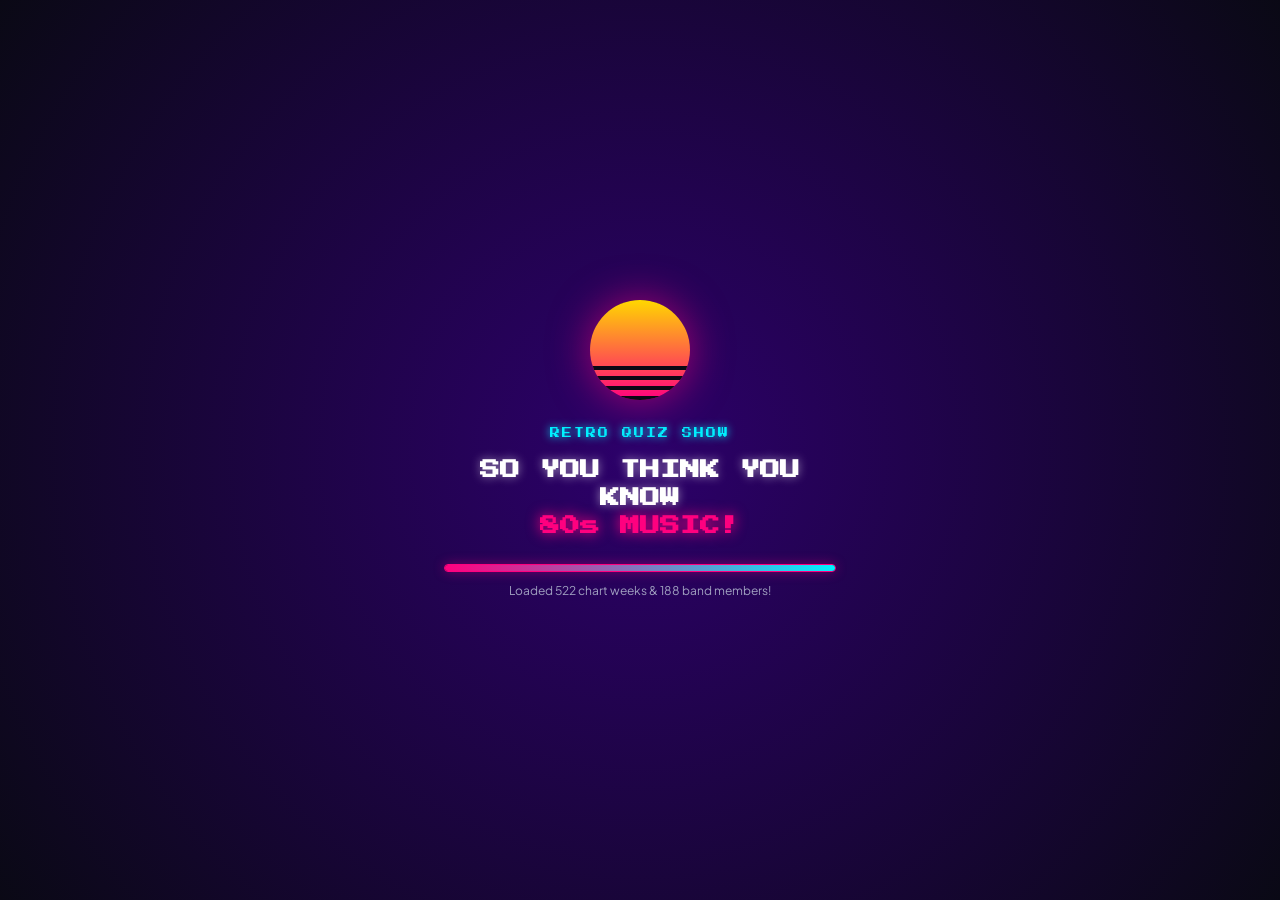
<file: MauiTestFlightApp/wwwroot/index.html>
<!DOCTYPE html>
<html lang="en">
<head>
    <meta charset="UTF-8">
    <meta name="viewport" content="width=device-width, initial-scale=1.0, maximum-scale=1.0, user-scalable=no">
    <title>So You Think You Know 80s Music!</title>
    <link href="https://fonts.googleapis.com/css2?family=Press+Start+2P&family=Plus+Jakarta+Sans:wght@600;700;800;900&display=swap" rel="stylesheet">
    <link rel="stylesheet" href="css/app.css">
</head>
<body id="app-body">

    <!-- 80s Gameshow Splash Screen -->
    <div id="splash-screen" class="splash-screen">
        <div class="splash-content">
            <div class="synth-sun"></div>
            <div class="splash-logo-box">
                <span class="neon-tag">RETRO QUIZ SHOW</span>
                <h1 class="splash-title">SO YOU THINK YOU KNOW<br><span class="neon-magenta">80s MUSIC!</span></h1>
            </div>

            <div class="splash-loader-box">
                <div class="splash-loader-bar">
                    <div id="splash-progress" class="splash-progress"></div>
                </div>
                <p id="splash-status" class="splash-status">Loading UK Top 20 Charts (1980 - 1989)...</p>
            </div>
        </div>
    </div>

    <!-- Main Game App -->
    <div id="app" class="app-container">

        <!-- Top Arcade Header Bar -->
        <header class="game-header">
            <div class="header-logo" onclick="showScreen('game')">
                <span class="logo-icon">🎸</span>
                <div>
                    <span class="logo-title">80s MUSIC QUIZ</span>
                    <span class="logo-badge">1980-1989 CHARTS</span>
                </div>
            </div>
            
            <div class="header-right-actions">
                <button class="btn-theme-toggle" onclick="toggleVisualTheme()" title="Toggle Visual Colors (Neon vs Toned Down)">
                    <span id="theme-btn-text">🎨 Toned-Down</span>
                </button>
                <div class="header-user-badge" onclick="showPlayerModal()">
                    <span class="user-avatar" id="user-avatar-display">🕹️</span>
                    <div class="user-info">
                        <span class="user-name" id="user-name-display">Player 1</span>
                        <span class="user-rank" id="user-rank-display">Level 1 Novice</span>
                    </div>
                </div>
            </div>
        </header>

        <!-- Dynamic Navigation Tabs -->
        <nav class="game-nav">
            <button class="nav-btn active" id="nav-game" onclick="showScreen('game')">🎮 Play Quiz</button>
            <button class="nav-btn" id="nav-levels" onclick="showScreen('levels')">🏆 Levels</button>
            <button class="nav-btn" id="nav-leaderboard" onclick="showScreen('leaderboard')">📊 High Scores</button>
            <button class="nav-btn paywall-btn" onclick="showPaywallModal('decades')">🔒 90s/00s (Paywall)</button>
        </nav>

        <!-- ===================================================================
             SCREEN 1: GAMEPLAY QUIZ SHOW
             =================================================================== -->
        <main id="screen-game" class="screen-view active">

            <!-- Stats Bar -->
            <div class="game-stats-bar">
                <div class="stat-box">
                    <span class="stat-label">SCORE</span>
                    <span class="stat-value neon-gold" id="score-display">0</span>
                </div>
                <div class="stat-box">
                    <span class="stat-label">LEVEL</span>
                    <span class="stat-value neon-cyan" id="level-display">Lvl 1</span>
                </div>
                <div class="stat-box">
                    <span class="stat-label">STRIKES</span>
                    <div class="strikes-container" id="strikes-display">
                        <span class="strike-dot"></span>
                        <span class="strike-dot"></span>
                        <span class="strike-dot"></span>
                        <span class="strike-dot"></span>
                        <span class="strike-dot"></span>
                    </div>
                </div>
            </div>

            <!-- Quiz Stage Card -->
            <div class="quiz-stage-card">

                <!-- Stage Header (Category, Points, Toggles) -->
                <div class="stage-header">
                    <div class="category-group">
                        <span class="category-badge" id="question-category">LEVEL 1: TOP 2 HITS</span>
                        <span class="points-badge" id="question-points">+1 PT</span>
                    </div>

                    <!-- Toggles: Timer Mode & High Risk/Reward Deep Mode -->
                    <div class="timer-mode-container">
                        <div class="toggles-row">
                            <button class="btn-timer-toggle" id="btn-deep-toggle" onclick="toggleDeepMode()" title="Go Deeper into Top 10 for 3x Points (High Risk: 2 Strikes on Wrong Answer!)">
                                🔥 Go Deeper: <span id="deep-toggle-status">OFF</span>
                            </button>
                            <button class="btn-timer-toggle" id="btn-timer-toggle" onclick="toggleTimerMode()">
                                ⏱️ Timer Mode: <span id="timer-toggle-status">OFF</span>
                            </button>
                        </div>
                        
                        <div class="bonus-timer-box hidden" id="bonus-timer-box">
                            <span class="timer-ring-text" id="timer-text">10s</span>
                            <span class="bonus-badge" id="bonus-points-badge">2x PTS</span>
                        </div>
                    </div>
                </div>

                <!-- Lifelines Bar ("50/50 Gimmick") -->
                <div class="lifelines-bar">
                    <button class="lifeline-btn" id="btn-5050" onclick="useLifeline5050()" title="Remove 2 Wrong Answers">
                        ⚡ 50 / 50 LIFELINE (<span id="count-5050">3</span> LEFT)
                    </button>
                </div>

                <!-- Question Box -->
                <div class="question-box">
                    <h2 class="question-text" id="question-text">Loading question...</h2>
                </div>

                <!-- 4 Multiple Choice Answers -->
                <div class="answers-grid" id="answers-grid">
                    <button class="answer-btn" id="btn-ans-0" onclick="submitAnswer(0)">
                        <span class="btn-letter">A</span>
                        <span class="btn-text" id="ans-0">Option A</span>
                    </button>
                    <button class="answer-btn" id="btn-ans-1" onclick="submitAnswer(1)">
                        <span class="btn-letter">B</span>
                        <span class="btn-text" id="ans-1">Option B</span>
                    </button>
                    <button class="answer-btn" id="btn-ans-2" onclick="submitAnswer(2)">
                        <span class="btn-letter">C</span>
                        <span class="btn-text" id="ans-2">Option C</span>
                    </button>
                    <button class="answer-btn" id="btn-ans-3" onclick="submitAnswer(3)">
                        <span class="btn-letter">D</span>
                        <span class="btn-text" id="ans-3">Option D</span>
                    </button>
                </div>

                <!-- Feedback Banner & Post-Answer Action Buttons -->
                <div id="feedback-banner" class="feedback-banner hidden">
                    <div class="feedback-main">
                        <span id="feedback-icon">🎉</span>
                        <span id="feedback-text">CORRECT! +1 POINT</span>
                    </div>

                    <!-- Reveal Answer Button (ONLY shown on incorrect guesses) & View Chart Link -->
                    <div class="feedback-actions">
                        <button id="btn-reveal-answer" class="btn-sub-action btn-reveal-hidden hidden" onclick="revealCorrectAnswer()">
                            👁️ Reveal Correct Answer
                        </button>
                        <button id="btn-view-chart" class="btn-sub-action btn-chart-link hidden" onclick="openWeekChartModal()">
                            📜 View Top 5 Chart for This Week
                        </button>
                    </div>
                </div>
            </div>

            <!-- Next Question Control -->
            <div class="controls-bar">
                <button class="btn-next" id="btn-next" onclick="generateNextQuestion()" disabled>
                    <span>NEXT QUESTION ➔</span>
                </button>
            </div>
        </main>

        <!-- ===================================================================
             SCREEN 2: LEVEL SELECTOR (DEV MODE: ALL UNLOCKED FOR PREVIEW)
             =================================================================== -->
        <main id="screen-levels" class="screen-view">
            <div class="section-title">
                <h2>GAME SHOW LEVELS</h2>
                <p>Click any level to test it immediately!</p>
            </div>

            <div class="levels-list">
                <!-- Level 1 -->
                <div class="level-card unlocked" onclick="selectLevel(1)">
                    <div class="level-badge">LEVEL 1</div>
                    <div class="level-info">
                        <h3>Who Sang The Top 2 Hits?</h3>
                        <p>Questions about Number 1 &amp; Number 2 chart toppers (+1 Pt per answer)</p>
                    </div>
                    <span class="level-status">SELECT LEVEL</span>
                </div>

                <!-- Level 2 -->
                <div class="level-card unlocked" id="level-card-2" onclick="selectLevel(2)">
                    <div class="level-badge">LEVEL 2</div>
                    <div class="level-info">
                        <h3>What Song Was Number 1?</h3>
                        <p>Song matching for Number 1 hits in specific exact chart weeks (+2 Pts)</p>
                    </div>
                    <span class="level-status" id="level-status-2">SELECT LEVEL</span>
                </div>

                <!-- Level 3 -->
                <div class="level-card unlocked" id="level-card-3" onclick="selectLevel(3)">
                    <div class="level-badge">LEVEL 3</div>
                    <div class="level-info">
                        <h3>Top 10 Chart Deep-Dive &amp; Peak Stats</h3>
                        <p>Top 10 positions, highest peaks, and weeks in chart (+3 Pts)</p>
                    </div>
                    <span class="level-status" id="level-status-3">SELECT LEVEL</span>
                </div>

                <!-- Level 4 -->
                <div class="level-card unlocked" id="level-card-4" onclick="selectLevel(4)">
                    <div class="level-badge">LEVEL 4</div>
                    <div class="level-info">
                        <h3>80s Chart Showdowns &amp; Never #1</h3>
                        <p>Who held off #2? Who got knocked off top spot? Songs that never hit #1 (+4 Pts)</p>
                    </div>
                    <span class="level-status" id="level-status-4">SELECT LEVEL</span>
                </div>

                <!-- Level 5 -->
                <div class="level-card unlocked" id="level-card-5" onclick="selectLevel(5)">
                    <div class="level-badge">LEVEL 5</div>
                    <div class="level-info">
                        <h3>Genres &amp; Lead Singer Trivia</h3>
                        <p>Identify synth-pop toppers &amp; lead singers waiting at #2 (+5 Pts)</p>
                    </div>
                    <span class="level-status" id="level-status-5">SELECT LEVEL</span>
                </div>

                <!-- Level 6 -->
                <div class="level-card unlocked" id="level-card-6" onclick="selectLevel(6)">
                    <div class="level-badge">LEVEL 6</div>
                    <div class="level-info">
                        <h3>Band Lineups &amp; Member Departures</h3>
                        <p>Who was in which band on exact dates? Who left in 1983? (+6 Pts)</p>
                    </div>
                    <span class="level-status" id="level-status-6">SELECT LEVEL</span>
                </div>

                <!-- Level 7 (Paywall) -->
                <div class="level-card locked-paywall" onclick="showPaywallModal('level7')">
                    <div class="level-badge">LEVEL 7</div>
                    <div class="level-info">
                        <h3>Lyrics &amp; Album Trivia 🔒</h3>
                        <p>Exclusive bonus pack with lyric challenges &amp; album history</p>
                    </div>
                    <span class="level-status paywall-tag">UNLOCK $1.99</span>
                </div>
            </div>
        </main>

        <!-- ===================================================================
             SCREEN 3: LEADERBOARD & STATS
             =================================================================== -->
        <main id="screen-leaderboard" class="screen-view">
            <div class="section-title">
                <h2>GLOBAL 80s LEADERBOARD</h2>
                <p>See how many people in the world know the 80s better than you!</p>
            </div>

            <div class="user-score-card">
                <div class="user-score-rank">#42</div>
                <div class="user-score-details">
                    <h3 id="lb-user-name">Player 1</h3>
                    <p id="lb-user-stats">Score: 0 Pts &bull; Level 1</p>
                </div>
                <button class="btn-edit-name" onclick="showPlayerModal()">Edit Name</button>
            </div>

            <div class="leaderboard-table">
                <div class="lb-row lb-header">
                    <span>RANK</span>
                    <span>PLAYER</span>
                    <span>LEVEL</span>
                    <span>SCORE</span>
                </div>
                <div id="lb-rows">
                    <!-- Dynamic Leaderboard Rows -->
                </div>
            </div>
        </main>

        <!-- ===================================================================
             MODAL 1: FULL TOP 20 CHART VIEW
             =================================================================== -->
        <div id="modal-chart" class="modal-overlay hidden">
            <div class="modal-card chart-modal-card">
                <div class="chart-modal-header">
                    <span class="neon-tag">UK OFFICIAL CHART ARCHIVE</span>
                    <h2 id="chart-modal-title">July 18th, 1984</h2>
                    
                    <!-- Week Navigation Buttons -->
                    <div class="chart-nav-bar">
                        <button class="btn-chart-nav" onclick="navigateChartWeek(-1)">◄ Prev Week</button>
                        <span class="chart-week-counter" id="chart-week-index-text">Week 236 of 522</span>
                        <button class="btn-chart-nav" onclick="navigateChartWeek(1)">Next Week ►</button>
                    </div>
                </div>

                <div class="chart-table-container">
                    <div id="chart-modal-list" class="chart-modal-list">
                        <!-- Top 5 Chart Rows -->
                    </div>

                    <!-- Paywall Lock Banner for Positions #6 to #20 -->
                    <div class="chart-paywall-banner">
                        <div class="lock-icon">🔒</div>
                        <h4>Positions #6 to #20 Locked</h4>
                        <p>Unlock Full Top 20 Archives &amp; 90s/00s Charts for $1.99</p>
                        <button class="btn btn-paywall btn-sm" onclick="showPaywallModal('chart')">Unlock Full Top 20 ($1.99)</button>
                    </div>
                </div>

                <div class="modal-actions" style="margin-top: 14px;">
                    <button class="btn btn-secondary" onclick="closeWeekChartModal()">
                        Close Chart View
                    </button>
                </div>
            </div>
        </div>

        <!-- ===================================================================
             MODAL 2: COOL-DOWN TIMER (PENALTY FOR 5 WRONG ANSWERS)
             =================================================================== -->
        <div id="modal-cooldown" class="modal-overlay hidden">
            <div class="modal-card cooldown-card">
                <div class="cooldown-buzzer">🚨</div>
                <h2>5 WRONG ANSWERS!</h2>
                <p>You hit 5 strikes! The 80s gameshow buzzer has triggered a 5-minute cool-down penalty.</p>

                <div class="timer-box">
                    <span class="timer-label">COOL-DOWN REMAINING</span>
                    <span id="cooldown-timer-text" class="timer-value">05:00</span>
                </div>

                <div class="modal-actions">
                    <button class="btn btn-paywall" onclick="skipCooldown()">
                        ⚡ Skip Cool-down Instantly ($0.99)
                    </button>
                </div>
            </div>
        </div>

        <!-- ===================================================================
             MODAL 3: PAYWALL / IAP MODAL
             =================================================================== -->
        <div id="modal-paywall" class="modal-overlay hidden">
            <div class="modal-card paywall-card">
                <div class="paywall-badge">PREMIUM UNLOCK</div>
                <h2 id="paywall-title">Unlock 90s &amp; 00s Music Charts!</h2>
                <p id="paywall-desc">Expand your quiz game beyond the 80s with thousands of Top 20 chart hits from the 90s and 2000s!</p>

                <div class="paywall-features">
                    <div class="feature-item">✔ 1990 - 1999 UK Top 20 Charts Pack</div>
                    <div class="feature-item">✔ 2000 - 2009 UK Top 20 Charts Pack</div>
                    <div class="feature-item">✔ Full Top 6-20 Weekly Chart Archives</div>
                    <div class="feature-item">✔ High Risk / High Reward Deep Top 10 Mode</div>
                    <div class="feature-item">✔ Level 7 Lyrics &amp; Album Trivia</div>
                    <div class="feature-item">✔ Ad-Free &amp; Unlimited Lives</div>
                </div>

                <div class="modal-actions">
                    <button class="btn btn-paywall" onclick="simulatePurchase()">
                        🛒 Unlock Everything ($2.99)
                    </button>
                    <button class="btn btn-secondary" onclick="closePaywallModal()">
                        Close
                    </button>
                </div>
            </div>
        </div>

        <!-- ===================================================================
             MODAL 4: EDIT PLAYER NAME
             =================================================================== -->
        <div id="modal-player" class="modal-overlay hidden">
            <div class="modal-card">
                <h2>PLAYER PROFILE</h2>
                <p>Choose your 80s Arcade handle:</p>

                <div class="input-group">
                    <input type="text" id="player-name-input" maxlength="20" placeholder="Enter handle e.g. SynthLord84">
                </div>

                <div class="avatar-picker">
                    <span class="avatar-opt" onclick="selectAvatar('🕹️')">🕹️</span>
                    <span class="avatar-opt" onclick="selectAvatar('🎸')">🎸</span>
                    <span class="avatar-opt" onclick="selectAvatar('📻')">📻</span>
                    <span class="avatar-opt" onclick="selectAvatar('⚡')">⚡</span>
                    <span class="avatar-opt" onclick="selectAvatar('📼')">📼</span>
                    <span class="avatar-opt" onclick="selectAvatar('👾')">👾</span>
                </div>

                <div class="modal-actions">
                    <button class="btn btn-primary" onclick="savePlayerProfile()">Save Profile</button>
                    <button class="btn btn-secondary" onclick="closePlayerModal()">Cancel</button>
                </div>
            </div>
        </div>

    </div>

    <script src="js/app.js"></script>
</body>
</html>
</file>
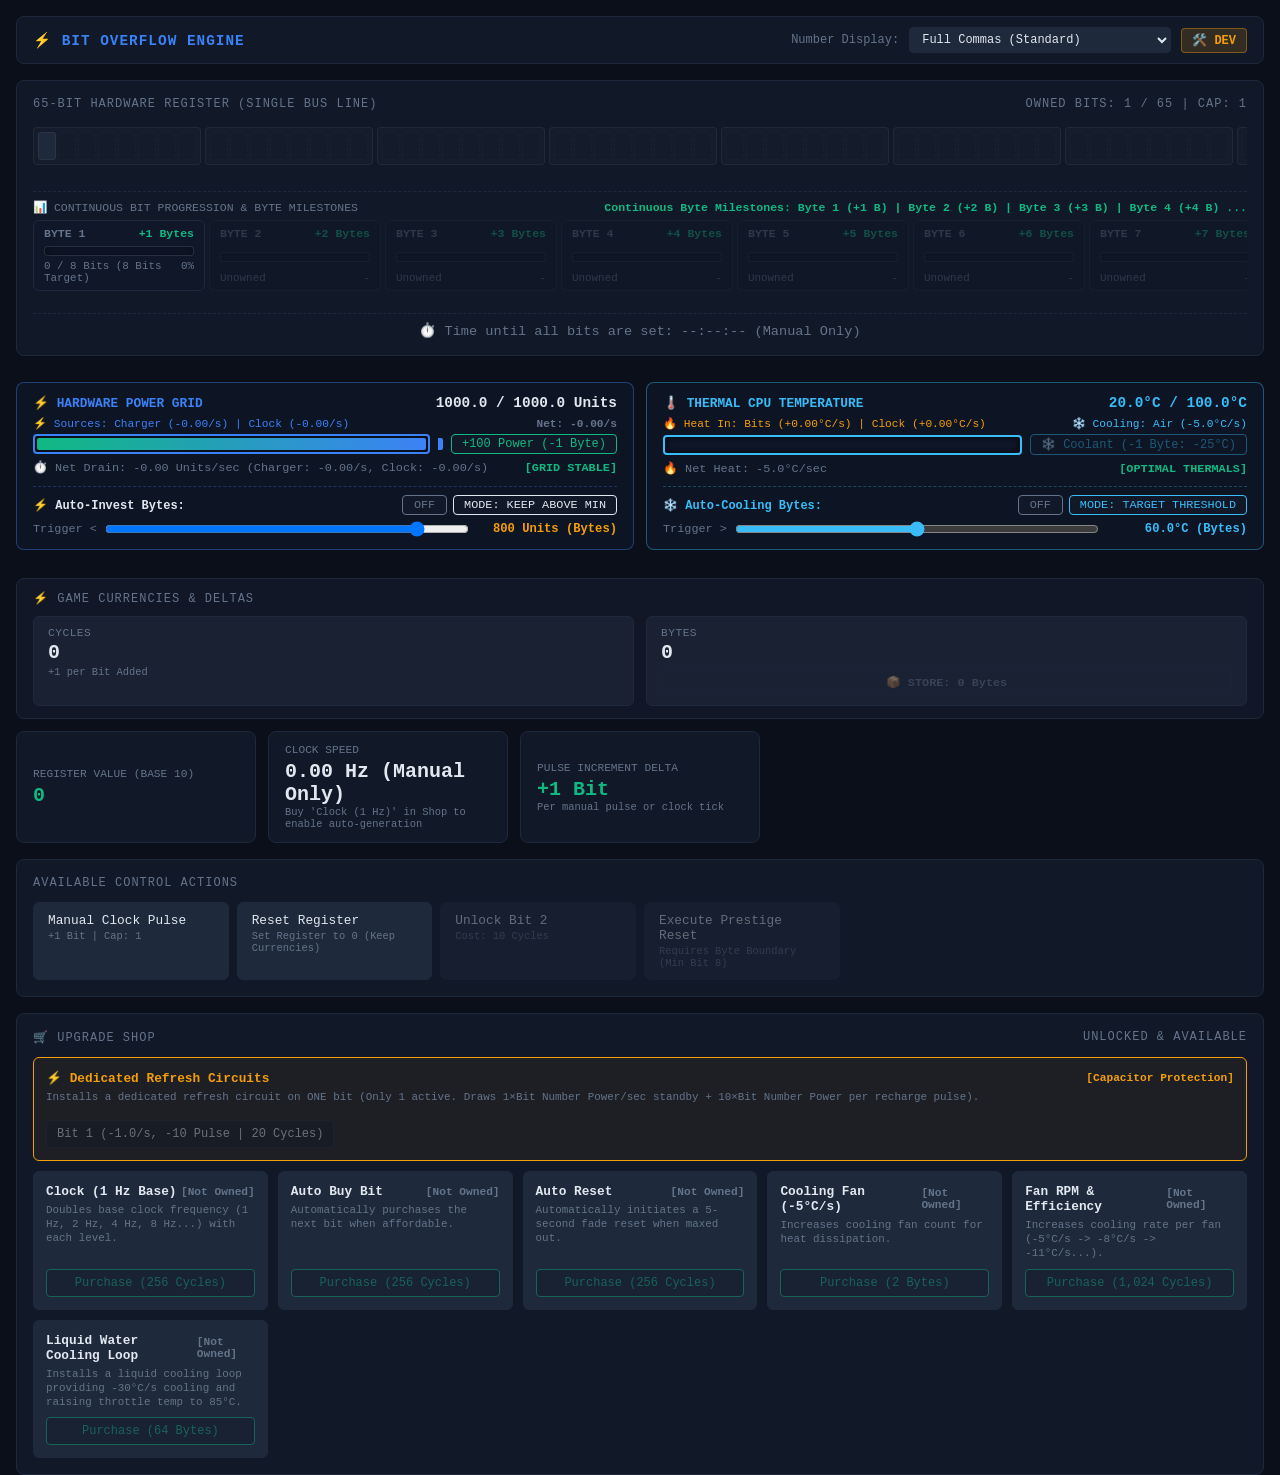
<file: binary.html>
<!DOCTYPE html>
<html lang="en">

<head>
    <meta charset="UTF-8">
    <meta name="viewport" content="width=device-width, initial-scale=1.0">
    <title>Bit Overflow Engine</title>
    <style>
        :root {
            --bg-color: #0b0f19;
            --panel-bg: #111827;
            --panel-border: #1f293d;
            --accent-green: #10b981;
            --accent-red: #ef4444;
            --accent-blue: #3b82f6;
            --accent-yellow: #f59e0b;
            --text-main: #e2e8f0;
            --text-muted: #64748b;
            --font-mono: 'JetBrains Mono', 'Fira Code', 'Courier New', monospace;
        }

        * {
            box-sizing: border-box;
            margin: 0;
            padding: 0;
        }

        body {
            background-color: var(--bg-color);
            color: var(--text-main);
            font-family: var(--font-mono);
            display: flex;
            flex-direction: column;
            height: 100vh;
            overflow: hidden;
            padding: 16px;
            gap: 16px;
        }

        /* TOP REGION & APP HEADER */
        .app-header {
            display: flex;
            justify-content: space-between;
            align-items: center;
            background: var(--panel-bg);
            border: 1px solid var(--panel-border);
            border-radius: 8px;
            padding: 10px 16px;
        }

        .app-title {
            font-size: 0.9rem;
            font-weight: bold;
            color: var(--accent-blue);
            text-transform: uppercase;
            letter-spacing: 1px;
        }

        .settings-bar {
            display: flex;
            align-items: center;
            gap: 10px;
            font-size: 0.75rem;
            color: var(--text-muted);
        }

        .select-input {
            background: #1e293b;
            border: 1px solid var(--panel-border);
            color: var(--text-main);
            padding: 4px 8px;
            border-radius: 4px;
            font-family: var(--font-mono);
            font-size: 0.75rem;
            cursor: pointer;
            outline: none;
        }

        .select-input:focus {
            border-color: var(--accent-blue);
        }

        /* REGISTER REGION */
        .top-region {
            display: flex;
            flex-direction: column;
            gap: 8px;
            background: var(--panel-bg);
            border: 1px solid var(--panel-border);
            border-radius: 8px;
            padding: 16px;
        }

        .section-header {
            font-size: 0.75rem;
            color: var(--text-muted);
            text-transform: uppercase;
            letter-spacing: 1px;
            display: flex;
            justify-content: space-between;
        }

        /* 65-BIT REGISTER DISPLAY */
        .bit-container {
            display: flex;
            gap: 4px;
            overflow-x: auto;
            padding: 8px 0;
            scrollbar-width: thin;
        }

        .byte-group {
            display: flex;
            gap: 2px;
            background: rgba(255, 255, 255, 0.02);
            padding: 4px;
            border-radius: 4px;
            border: 1px solid rgba(255, 255, 255, 0.05);
        }

        .bit {
            width: 18px;
            height: 28px;
            display: flex;
            align-items: center;
            justify-content: center;
            border-radius: 3px;
            background: #1e293b;
            border: 1px solid rgba(255, 255, 255, 0.05);
            transition: transform 0.12s ease, filter 0.12s ease, box-shadow 0.12s ease, background-color 0.08s ease;
            cursor: pointer;
        }

        .bit:hover {
            filter: brightness(1.4);
            z-index: 10;
            box-shadow: 0 0 12px rgba(56, 189, 248, 0.9) !important;
            border-color: #38bdf8 !important;
        }

        .bit.active {
            background-color: hsl(var(--bit-hue, 188), 84%, 42%);
            border-color: hsl(var(--bit-hue, 188), 84%, 55%);
            box-shadow: 0 0 10px hsla(var(--bit-hue, 188), 84%, 45%, 0.7);
        }

        .bit.flicker-blur {
            background: rgba(16, 185, 129, 0.6);
            border-color: rgba(16, 185, 129, 0.8);
            box-shadow: 0 0 8px rgba(16, 185, 129, 0.4);
            animation: highFreqGlow 0.15s infinite alternate ease-in-out;
        }

        @keyframes highFreqGlow {
            0% {
                opacity: 0.55;
            }

            100% {
                opacity: 0.75;
            }
        }

        .bit.unowned {
            background: rgba(15, 23, 42, 0.4);
            border: 1px dashed rgba(255, 255, 255, 0.08);
            box-shadow: none;
            opacity: 0.35;
        }

        /* SEGMENTED PROGRESS BAR STYLES */
        .segmented-bar {
            display: flex;
            gap: 4px;
            overflow-x: auto;
            scrollbar-width: thin;
            padding-bottom: 4px;
        }

        .byte-segment-block {
            flex: 1;
            min-width: 172px;
            /* Matches exact width of 8-bit .byte-group container */
            background: rgba(15, 23, 42, 0.75);
            border: 1px solid var(--panel-border);
            border-radius: 6px;
            padding: 6px 10px;
            display: flex;
            flex-direction: column;
            justify-content: space-between;
            position: relative;
            overflow: hidden;
            transition: all 0.25s ease;
        }

        .byte-segment-block.unowned {
            opacity: 0.35;
            border-color: rgba(255, 255, 255, 0.08);
            background: rgba(15, 23, 42, 0.3);
        }

        .byte-segment-header {
            display: flex;
            justify-content: space-between;
            align-items: center;
            font-family: var(--font-mono);
            font-size: 0.72rem;
            font-weight: bold;
            color: var(--text-muted);
        }

        .byte-segment-bar-bg {
            height: 10px;
            background: #0f172a;
            border: 1px solid rgba(255, 255, 255, 0.1);
            border-radius: 4px;
            margin-top: 6px;
            position: relative;
            overflow: hidden;
            box-shadow: inset 0 0 6px rgba(0, 0, 0, 0.6);
        }

        .byte-segment-fill {
            height: 100%;
            width: 0%;
            background: linear-gradient(90deg, #10b981, #38bdf8);
            border-radius: 2px;
            transition: width 0.12s ease-out, background 0.2s ease;
        }

        /* Flashing celebration effect for completed Byte Segments */
        .byte-segment-block.segment-completed {
            border-color: #10b981 !important;
            background: rgba(16, 185, 129, 0.15) !important;
            box-shadow: 0 0 12px rgba(16, 185, 129, 0.4);
            animation: byteSegmentFlash 1.0s infinite alternate ease-in-out;
        }

        .byte-segment-block.segment-completed .byte-segment-header {
            color: #10b981 !important;
        }

        .byte-segment-block.segment-completed .byte-segment-fill {
            background: linear-gradient(90deg, #10b981, #f59e0b, #38bdf8) !important;
        }

        /* High-Frequency Auto-Calculate Generator Mode */
        .byte-segment-block.high-freq-generator {
            border-color: #38bdf8 !important;
            background: rgba(56, 189, 248, 0.12) !important;
            box-shadow: 0 0 10px rgba(56, 189, 248, 0.4);
        }

        .byte-segment-block.high-freq-generator .byte-segment-header {
            color: #38bdf8 !important;
        }

        .byte-segment-block.high-freq-generator .byte-segment-fill {
            background: linear-gradient(90deg, #38bdf8, #3b82f6, #10b981) !important;
            animation: highFreqGlow 0.15s infinite alternate ease-in-out;
        }

        @keyframes byteSegmentFlash {
            0% {
                box-shadow: 0 0 4px rgba(16, 185, 129, 0.3);
                border-color: rgba(16, 185, 129, 0.6);
            }

            100% {
                box-shadow: 0 0 14px rgba(16, 185, 129, 0.9);
                border-color: #10b981;
            }
        }

        .bit.overflow {
            background: var(--accent-red);
            color: #fff;
            animation: pulse 1s infinite alternate;
        }

        .bit {
            position: relative;
        }

        .bit .charger-badge {
            position: absolute;
            top: -4px;
            right: -3px;
            font-size: 0.55rem;
            color: var(--accent-yellow);
            text-shadow: 0 0 4px rgba(245, 158, 11, 0.9);
            pointer-events: none;
            z-index: 2;
        }

        .bit.charge-green {
            background: rgba(16, 185, 129, 0.75) !important;
            border-color: rgba(16, 185, 129, 0.85) !important;
            box-shadow: 0 0 8px rgba(16, 185, 129, 0.4) !important;
        }

        .bit.charge-yellow {
            background: rgba(217, 119, 6, 0.75) !important;
            border-color: rgba(217, 119, 6, 0.85) !important;
            box-shadow: 0 0 8px rgba(217, 119, 6, 0.4) !important;
        }

        .bit.charge-red {
            background: rgba(220, 38, 38, 0.75) !important;
            border-color: rgba(220, 38, 38, 0.85) !important;
            box-shadow: 0 0 10px rgba(220, 38, 38, 0.5) !important;
            animation: lowBatteryPulse 0.5s infinite alternate ease-in-out;
        }

        .stat-value .overheat-tag {
            font-size: 0.75rem;
            color: var(--accent-red);
            font-weight: bold;
            margin-left: 6px;
            display: inline-flex;
            align-items: center;
            gap: 2px;
        }

        @keyframes lowBatteryPulse {
            0% {
                opacity: 0.75;
                transform: scale(0.96);
            }

            100% {
                opacity: 1.0;
                transform: scale(1.02);
            }
        }

        @keyframes pulse {
            0% {
                box-shadow: 0 0 4px rgba(239, 68, 68, 0.4);
            }

            100% {
                box-shadow: 0 0 12px rgba(239, 68, 68, 0.9);
            }
        }

        /* STATS PANEL (PROMINENT CENTER) */
        .stats-grid {
            display: grid;
            grid-template-columns: repeat(auto-fit, minmax(220px, 1fr));
            gap: 12px;
            flex-grow: 1;
        }

        .stat-card {
            background: var(--panel-bg);
            border: 1px solid var(--panel-border);
            border-radius: 8px;
            padding: 12px 16px;
            display: flex;
            flex-direction: column;
            justify-content: center;
        }

        .stat-label {
            font-size: 0.7rem;
            color: var(--text-muted);
            text-transform: uppercase;
        }

        .stat-value {
            font-size: 1.25rem;
            font-weight: bold;
            color: var(--text-main);
            margin-top: 4px;
        }

        .stat-value.highlight {
            color: var(--accent-green);
        }

        .progress-bar-bg {
            width: 100%;
            height: 6px;
            background: #1e293b;
            border-radius: 3px;
            overflow: hidden;
            margin-top: 8px;
        }

        .progress-bar-fill {
            height: 100%;
            background: var(--accent-blue);
            width: 0%;
            transition: width 0.1s linear;
        }

        /* CONTROLS REGION (LOWER HALF) */
        .bottom-region {
            height: 200px;
            background: var(--panel-bg);
            border: 1px solid var(--panel-border);
            border-radius: 8px;
            padding: 16px;
            display: flex;
            flex-direction: column;
            gap: 12px;
        }

        .actions-grid {
            display: grid;
            grid-template-columns: repeat(auto-fill, minmax(180px, 1fr));
            gap: 8px;
            overflow-y: auto;
        }

        .btn {
            background: #1e293b;
            border: 1px solid var(--panel-border);
            color: var(--text-main);
            padding: 10px 14px;
            border-radius: 6px;
            font-family: var(--font-mono);
            font-size: 0.8rem;
            cursor: pointer;
            text-align: left;
            transition: all 0.15s ease;
            display: flex;
            flex-direction: column;
            gap: 2px;
        }

        .btn:hover:not(:disabled) {
            background: #334155;
            border-color: var(--accent-blue);
        }

        .btn:disabled {
            opacity: 0.4;
            cursor: not-allowed;
        }

        .btn-subtext {
            font-size: 0.65rem;
            color: var(--text-muted);
        }

        /* CONSOLIDATED CURRENCY PANEL */
        .currency-card {
            grid-column: 1 / -1;
            background: rgba(17, 24, 39, 0.95);
            border: 1px solid var(--panel-border);
            border-radius: 8px;
            padding: 12px 16px;
        }

        .currency-row {
            display: grid;
            grid-template-columns: repeat(auto-fit, minmax(180px, 1fr));
            gap: 12px;
            margin-top: 6px;
        }

        .currency-item {
            background: rgba(30, 41, 59, 0.6);
            border: 1px solid var(--panel-border);
            border-radius: 6px;
            padding: 10px 14px;
            display: flex;
            flex-direction: column;
            gap: 2px;
        }

        .currency-label {
            font-size: 0.7rem;
            color: var(--text-muted);
            text-transform: uppercase;
            letter-spacing: 0.5px;
        }

        .currency-value {
            font-size: 1.25rem;
            font-weight: bold;
            color: var(--text-main);
        }

        .currency-value.highlight-cyan {
            color: #38bdf8;
        }

        .currency-desc {
            font-size: 0.65rem;
            color: var(--text-muted);
        }

        /* SHOP PANEL */
        .shop-panel {
            background: var(--panel-bg);
            border: 1px solid var(--panel-border);
            border-radius: 8px;
            padding: 16px;
            display: flex;
            flex-direction: column;
            gap: 12px;
        }

        .shop-grid {
            display: grid;
            grid-template-columns: repeat(auto-fit, minmax(200px, 1fr));
            gap: 10px;
        }

        .shop-item {
            background: #1e293b;
            border: 1px solid var(--panel-border);
            border-radius: 6px;
            padding: 12px;
            display: flex;
            flex-direction: column;
            justify-content: space-between;
            gap: 8px;
            transition: all 0.15s ease;
        }

        .shop-item.locked {
            opacity: 0.4;
            filter: grayscale(80%);
        }

        .shop-item-header {
            display: flex;
            justify-content: space-between;
            align-items: center;
        }

        .shop-title {
            font-size: 0.8rem;
            font-weight: bold;
            color: var(--text-main);
        }

        .shop-level {
            font-size: 0.7rem;
            color: var(--accent-blue);
            font-weight: bold;
        }

        .shop-desc {
            font-size: 0.68rem;
            color: var(--text-muted);
            line-height: 1.3;
        }

        .shop-btn {
            background: var(--panel-bg);
            border: 1px solid var(--accent-blue);
            color: var(--text-main);
            padding: 6px 10px;
            border-radius: 4px;
            font-family: var(--font-mono);
            font-size: 0.75rem;
            cursor: pointer;
            text-align: center;
            transition: all 0.15s ease;
        }

        .shop-btn:hover:not(:disabled) {
            background: #334155;
            border-color: var(--accent-green);
        }

        .shop-btn:disabled {
            opacity: 0.4;
            border-color: var(--panel-border);
            cursor: not-allowed;
        }

        /* RESET FADE ANIMATION */
        .bit-container.resetting {
            opacity: 0.2;
            transition: opacity var(--reset-duration, 5s) linear;
        }

        .shop-btn.purchase-btn {
            border-color: var(--accent-green);
            color: var(--accent-green);
        }

        .shop-btn.purchase-btn:hover:not(:disabled) {
            background: rgba(16, 185, 129, 0.2);
        }

        /* NEON MODAL SYSTEM */
        .modal-overlay {
            position: fixed;
            top: 0;
            left: 0;
            width: 100vw;
            height: 100vh;
            background: rgba(11, 15, 25, 0.85);
            backdrop-filter: blur(6px);
            z-index: 3000;
            display: flex;
            align-items: center;
            justify-content: center;
            opacity: 0;
            pointer-events: none;
            transition: opacity 0.25s ease;
        }

        .modal-overlay.open {
            opacity: 1;
            pointer-events: auto;
        }

        .neon-modal {
            width: 460px;
            max-width: calc(100vw - 32px);
            background: #090d16;
            border: 1px solid #06b6d4;
            border-radius: 12px;
            box-shadow: 0 0 30px rgba(6, 182, 212, 0.35), 0 15px 35px rgba(0, 0, 0, 0.8);
            overflow: hidden;
            display: flex;
            flex-direction: column;
            transform: scale(0.92);
            transition: transform 0.25s ease;
        }

        .modal-overlay.open .neon-modal {
            transform: scale(1);
        }

        .modal-header {
            background: rgba(6, 182, 212, 0.15);
            color: #38bdf8;
            padding: 12px 16px;
            font-size: 0.8rem;
            font-weight: bold;
            display: flex;
            justify-content: space-between;
            align-items: center;
            border-bottom: 1px solid rgba(6, 182, 212, 0.3);
            letter-spacing: 0.5px;
        }

        .modal-close {
            cursor: pointer;
            color: #94a3b8;
            transition: color 0.15s ease;
        }

        .modal-close:hover {
            color: #ef4444;
        }

        .modal-body {
            padding: 18px 20px;
            display: flex;
            flex-direction: column;
            gap: 14px;
        }

        .modal-text {
            font-size: 0.8rem;
            line-height: 1.5;
            color: var(--text-main);
        }

        .text-cyan {
            color: #38bdf8;
        }

        .modal-reward-card {
            background: rgba(6, 182, 212, 0.08);
            border: 1px dashed rgba(6, 182, 212, 0.4);
            border-radius: 8px;
            padding: 12px;
            text-align: center;
            display: flex;
            flex-direction: column;
            gap: 4px;
        }

        .reward-label {
            font-size: 0.65rem;
            color: var(--text-muted);
            text-transform: uppercase;
            letter-spacing: 1px;
        }

        .reward-value {
            font-size: 1.4rem;
            font-weight: bold;
            color: #38bdf8;
            text-shadow: 0 0 10px rgba(56, 189, 248, 0.5);
        }

        .reward-subtext {
            font-size: 0.7rem;
            color: var(--text-muted);
        }

        .modal-actions {
            padding: 12px 20px 18px;
            display: flex;
            gap: 10px;
            justify-content: flex-end;
        }

        .modal-btn {
            padding: 8px 16px;
            border-radius: 6px;
            font-family: var(--font-mono);
            font-size: 0.75rem;
            font-weight: bold;
            cursor: pointer;
            transition: all 0.15s ease;
        }

        .cancel-btn {
            background: #1e293b;
            border: 1px solid var(--panel-border);
            color: var(--text-muted);
        }

        .cancel-btn:hover {
            background: #334155;
            color: var(--text-main);
        }

        .confirm-btn {
            background: rgba(6, 182, 212, 0.2);
            border: 1px solid #06b6d4;
            color: #38bdf8;
            box-shadow: 0 0 12px rgba(6, 182, 212, 0.3);
        }

        .confirm-btn:hover {
            background: rgba(6, 182, 212, 0.35);
            box-shadow: 0 0 18px rgba(6, 182, 212, 0.6);
        }

        .dev-toggle-btn {
            background: rgba(245, 158, 11, 0.15);
            border: 1px solid rgba(245, 158, 11, 0.4);
            color: var(--accent-yellow);
            padding: 4px 10px;
            border-radius: 4px;
            font-family: var(--font-mono);
            font-size: 0.75rem;
            font-weight: bold;
            cursor: pointer;
            transition: all 0.15s ease;
        }

        .dev-toggle-btn:hover {
            background: rgba(245, 158, 11, 0.35);
            border-color: var(--accent-yellow);
        }

        /* DRAGGABLE & HIDDEN-BY-DEFAULT FLOATING DEV MENU */
        .dev-panel {
            position: fixed;
            top: 70px;
            right: 24px;
            width: 380px;
            max-width: calc(100vw - 48px);
            background: #0f172a;
            border: 1px solid var(--accent-yellow);
            border-radius: 8px;
            box-shadow: 0 12px 30px rgba(0, 0, 0, 0.7);
            z-index: 2000;
            overflow: hidden;
            display: none;
            /* Hidden by default - non-invasive */
        }

        .dev-panel.open {
            display: block;
        }

        .dev-header {
            background: rgba(245, 158, 11, 0.2);
            color: var(--accent-yellow);
            padding: 8px 12px;
            font-size: 0.75rem;
            font-weight: bold;
            display: flex;
            justify-content: space-between;
            align-items: center;
            cursor: grab;
            user-select: none;
        }

        .dev-header:active {
            cursor: grabbing;
        }

        .dev-body {
            padding: 12px;
            display: flex;
            flex-direction: column;
            gap: 8px;
            max-height: calc(100vh - 120px);
            overflow-y: auto;
            scrollbar-width: thin;
        }

        .dev-body.collapsed {
            display: none;
        }

        .dev-group {
            display: flex;
            flex-direction: column;
            border: 1px dashed rgba(245, 158, 11, 0.3);
            border-radius: 4px;
            overflow: hidden;
        }

        .dev-group-title {
            background: rgba(245, 158, 11, 0.1);
            color: var(--accent-yellow);
            padding: 6px 10px;
            font-size: 0.7rem;
            font-weight: bold;
            display: flex;
            justify-content: space-between;
            align-items: center;
            cursor: pointer;
            user-select: none;
        }

        .dev-group-title:hover {
            background: rgba(245, 158, 11, 0.2);
        }

        .dev-group-content {
            padding: 6px;
            display: flex;
            flex-direction: column;
            gap: 6px;
            background: rgba(15, 23, 42, 0.6);
        }

        .dev-group-content.collapsed {
            display: none;
        }

        .dev-btn {
            background: rgba(245, 158, 11, 0.05);
            border: 1px solid rgba(245, 158, 11, 0.2);
            color: var(--accent-yellow);
            padding: 6px 10px;
            border-radius: 4px;
            font-family: var(--font-mono);
            font-size: 0.7rem;
            cursor: pointer;
        }

        .dev-btn:hover {
            background: rgba(245, 158, 11, 0.2);
        }
    </style>
</head>

<body>

    <!-- APP HEADER & SETTINGS BAR -->
    <div class="app-header">
        <div class="app-title">⚡ Bit Overflow Engine</div>
        <div class="settings-bar">
            <label for="format-select">Number Display:</label>
            <select id="format-select" class="select-input" onchange="updateNumberFormatMode(this.value)">
                <option value="commas" selected>Full Commas (Standard)</option>
                <option value="scientific">Scientific Notation (1.84e19)</option>
                <option value="engineering">Engineering Notation (18.45e18)</option>
                <option value="names">Short Names (18.45 Quintillion)</option>
                <option value="hex">Hexadecimal (0xFF...)</option>
            </select>
            <button class="dev-toggle-btn" onclick="toggleDevPanel()" title="Toggle Developer Tools">🛠️ DEV</button>
        </div>
    </div>

    <!-- TOP REGION: REGISTER DISPLAY -->
    <div class="top-region">
        <div class="section-header">
            <span>65-Bit Hardware Register (Single Bus Line)</span>
            <span id="bit-count-label">Highest Bit: 0 / 64</span>
        </div>
        <div class="bit-container" id="bit-register">
            <!-- Dynamically populated 65 bits grouped into bytes -->
        </div>

        <!-- SEGMENTED PROGRESS BAR & BYTE MILESTONES -->
        <div class="progress-bar-container"
            style="margin-top: 10px; padding-top: 8px; border-top: 1px dashed var(--panel-border);">
            <div
                style="display: flex; justify-content: space-between; align-items: center; margin-bottom: 6px; font-family: var(--font-mono); font-size: 0.72rem; color: var(--text-muted);">
                <span>📊 CONTINUOUS BIT PROGRESSION & BYTE MILESTONES</span>
                <span id="progress-milestone-label" style="color: var(--accent-green); font-weight: bold;">0 / 8 Bits
                    Continuous (Milestone 1: +1 Byte)</span>
            </div>
            <div class="segmented-bar" id="segmented-progress-bar">
                <!-- Dynamically populated 65 segment bars grouped into bytes -->
            </div>
        </div>

        <div class="register-footer" id="register-footer"
            style="margin-top: 10px; padding-top: 8px; border-top: 1px dashed var(--panel-border); display: flex; justify-content: center; align-items: center; gap: 8px; font-size: 0.85rem; font-family: var(--font-mono); text-align: center;">
            <span id="register-footer-content">⏱️ Time until all bits are set: <strong class="highlight-cyan"
                    id="register-eta-label">--:--:--</strong></span>
        </div>
    </div>

    <!-- CENTER HARDWARE MONITORING PANEL: POWER GRID (LEFT 50%) & THERMAL CPU (RIGHT 50%) -->
    <div style="display: grid; grid-template-columns: 1fr 1fr; gap: 12px; margin-top: 10px;">
        <!-- HARDWARE POWER GRID STAT CARD (LEFT 50% WIDTH) -->
        <div class="stat-card" id="power-card"
            style="border-color: rgba(59, 130, 246, 0.4); background: rgba(15, 23, 42, 0.7); display: flex; flex-direction: column; justify-content: space-between; padding: 12px 16px;">
            <div>
                <div style="display: flex; justify-content: space-between; align-items: center; margin-bottom: 6px;">
                    <span class="stat-label" style="color: var(--accent-blue); font-size: 0.8rem; font-weight: bold;">⚡
                        Hardware Power Grid</span>
                    <span id="stat-power-val"
                        style="font-family: var(--font-mono); font-weight: bold; color: var(--accent-cyan); font-size: 0.9rem;">1000.0
                        / 1000.0 Units</span>
                </div>

                <!-- POWER CONTRIBUTORS BREAKDOWN READOUT ABOVE BAR -->
                <div
                    style="font-family: var(--font-mono); font-size: 0.7rem; color: var(--text-muted); margin-bottom: 4px; display: flex; justify-content: space-between; align-items: center; gap: 4px; flex-wrap: wrap;">
                    <span id="stat-power-breakdown" style="color: var(--accent-blue);">⚡ Sources: Charger (-0.00/s) |
                        Clock (-0.00/s)</span>
                    <span id="stat-power-net-summary" style="color: var(--accent-cyan); font-weight: bold;">Net:
                        -0.00/s</span>
                </div>

                <!-- GRAPHIC BATTERY CONTAINER & MANUAL REFILL -->
                <div style="display: flex; align-items: center; gap: 8px;">
                    <div class="battery-box"
                        style="flex: 1; height: 20px; background: #0f172a; border: 2px solid var(--accent-blue); border-radius: 4px; padding: 2px; position: relative; box-shadow: inset 0 0 8px rgba(0,0,0,0.8);">
                        <div id="battery-fill"
                            style="height: 100%; width: 100%; background: linear-gradient(90deg, #10b981, #3b82f6); border-radius: 2px; transition: width 0.1s linear, background 0.2s ease;">
                        </div>
                    </div>
                    <div style="width: 5px; height: 12px; background: var(--accent-blue); border-radius: 0 2px 2px 0;">
                    </div>
                    <button class="shop-btn" id="btn-manual-refill-power" onclick="game.convertBytesToPower(1n)"
                        style="padding: 2px 10px; font-size: 0.75rem; border-color: var(--accent-green); color: var(--accent-green);">+100
                        Power (-1 Byte)</button>
                </div>

                <div
                    style="display: flex; justify-content: space-between; align-items: center; margin-top: 6px; font-family: var(--font-mono); font-size: 0.74rem; color: var(--text-muted);">
                    <span id="stat-power-drain">⏱️ Net Drain: -0.00 Units/sec</span>
                    <span id="stat-power-status" style="color: var(--accent-green); font-weight: bold;">[GRID
                        STABLE]</span>
                </div>
            </div>

            <!-- AUTO-INVEST BYTES INTO POWER GRID CONTROLS (DIRECTLY BENEATH POWER BAR) -->
            <div
                style="margin-top: 10px; padding-top: 8px; border-top: 1px dashed rgba(59, 130, 246, 0.3); display: flex; flex-direction: column; gap: 6px;">
                <div
                    style="display: flex; justify-content: space-between; align-items: center; gap: 6px; flex-wrap: wrap;">
                    <span style="font-size: 0.75rem; color: var(--accent-cyan); font-weight: bold;">⚡ Auto-Invest
                        Bytes:</span>
                    <div style="display: flex; gap: 6px;">
                        <button class="shop-btn" id="btn-toggle-invest-power" onclick="toggleAutoInvestPower()"
                            style="padding: 2px 10px; font-size: 0.74rem; min-width: 45px;">OFF</button>
                        <button class="shop-btn" id="btn-toggle-invest-mode" onclick="game.toggleAutoInvestMode()"
                            style="padding: 2px 10px; font-size: 0.74rem; border-color: var(--accent-cyan); color: var(--accent-cyan);">MODE:
                            KEEP ABOVE MIN</button>
                    </div>
                </div>
                <div style="display: flex; align-items: center; gap: 8px;">
                    <span style="font-size: 0.74rem; color: var(--text-muted);">Trigger &lt;</span>
                    <input type="range" id="invest-power-range" min="100" max="900" value="800" step="50"
                        oninput="updateInvestPowerThreshold(this.value)"
                        style="flex: 1; cursor: pointer; accent-color: var(--accent-cyan);">
                    <span id="invest-power-rate-label"
                        style="font-family: var(--font-mono); font-size: 0.76rem; color: var(--accent-yellow); font-weight: bold; min-width: 140px; text-align: right;">800
                        Units (Bytes)</span>
                </div>
            </div>
        </div>

        <!-- THERMAL CPU TEMPERATURE STAT CARD (RIGHT 50% WIDTH) -->
        <div class="stat-card" id="thermal-card"
            style="border-color: rgba(56, 189, 248, 0.4); background: rgba(15, 23, 42, 0.7); display: flex; flex-direction: column; justify-content: space-between; padding: 12px 16px;">
            <div>
                <div style="display: flex; justify-content: space-between; align-items: center; margin-bottom: 6px;">
                    <span class="stat-label" style="color: #38bdf8; font-size: 0.8rem; font-weight: bold;">🌡️ Thermal
                        CPU Temperature</span>
                    <span id="stat-temp-val"
                        style="font-family: var(--font-mono); font-weight: bold; color: #38bdf8; font-size: 0.9rem;">20.0°C
                        / 100.0°C</span>
                </div>

                <!-- THERMAL CONTRIBUTORS BREAKDOWN READOUT ABOVE BAR -->
                <div
                    style="font-family: var(--font-mono); font-size: 0.7rem; color: var(--text-muted); margin-bottom: 4px; display: flex; justify-content: space-between; align-items: center; gap: 4px; flex-wrap: wrap;">
                    <span id="stat-temp-gen-breakdown" style="color: #f59e0b;">🔥 Heat: Bits (+0.00°C/s) | Clock
                        (+0.00°C/s)</span>
                    <span id="stat-temp-cool-breakdown" style="color: #38bdf8;">❄️ Cool: Air (-5.0°C/s) | Fans
                        (-0.0°C/s)</span>
                </div>

                <!-- GRAPHIC THERMOMETER BAR CONTAINER & MANUAL COOLANT -->
                <div style="display: flex; align-items: center; gap: 8px;">
                    <div
                        style="flex: 1; height: 20px; background: #0f172a; border: 2px solid #38bdf8; border-radius: 4px; padding: 2px; position: relative; box-shadow: inset 0 0 8px rgba(0,0,0,0.8);">
                        <div id="temp-fill"
                            style="height: 100%; width: 0%; background: linear-gradient(90deg, #38bdf8, #f59e0b, #ef4444); border-radius: 2px; transition: width 0.1s linear, background 0.2s ease;">
                        </div>
                    </div>
                    <button class="shop-btn" id="btn-inject-coolant" onclick="game.injectCoolant()"
                        style="padding: 2px 10px; font-size: 0.75rem; border-color: #38bdf8; color: #38bdf8;">❄️ Coolant
                        (-1 Byte: -25°C)</button>
                </div>

                <div
                    style="display: flex; justify-content: space-between; align-items: center; margin-top: 6px; font-family: var(--font-mono); font-size: 0.74rem; color: var(--text-muted);">
                    <span id="stat-temp-heat">🔥 Net Heat: +0.0°C/sec</span>
                    <span id="stat-temp-status" style="color: var(--accent-green); font-weight: bold;">[OPTIMAL
                        THERMALS]</span>
                </div>
            </div>

            <!-- AUTO-COOLING BYTES CONTROLS (DIRECTLY BENEATH THERMOMETER BAR) -->
            <div
                style="margin-top: 10px; padding-top: 8px; border-top: 1px dashed rgba(56, 189, 248, 0.3); display: flex; flex-direction: column; gap: 6px;">
                <div
                    style="display: flex; justify-content: space-between; align-items: center; gap: 6px; flex-wrap: wrap;">
                    <span style="font-size: 0.75rem; color: #38bdf8; font-weight: bold;">❄️ Auto-Cooling Bytes:</span>
                    <div style="display: flex; gap: 6px;">
                        <button class="shop-btn" id="btn-toggle-auto-cooling" onclick="toggleAutoCooling()"
                            style="padding: 2px 10px; font-size: 0.74rem; min-width: 45px;">OFF</button>
                        <button class="shop-btn" id="btn-toggle-cooling-mode" onclick="game.toggleAutoCoolantMode()"
                            style="padding: 2px 10px; font-size: 0.74rem; border-color: #38bdf8; color: #38bdf8;">MODE:
                            TARGET THRESHOLD</button>
                    </div>
                </div>
                <div style="display: flex; align-items: center; gap: 8px;">
                    <span style="font-size: 0.74rem; color: var(--text-muted);">Trigger &gt;</span>
                    <input type="range" id="auto-cooling-range" min="30" max="90" value="60" step="5"
                        oninput="updateAutoCoolingThreshold(this.value)"
                        style="flex: 1; cursor: pointer; accent-color: #38bdf8;">
                    <span id="auto-cooling-rate-label"
                        style="font-family: var(--font-mono); font-size: 0.76rem; color: #38bdf8; font-weight: bold; min-width: 140px; text-align: right;">60.0°C
                        (Bytes)</span>
                </div>
            </div>
        </div>
    </div>

    <!-- CENTER REGION: NUMERICAL STATS PANEL & SINGLE CURRENCY BOX -->
    <div class="stats-grid" style="margin-top: 12px;">

        <!-- ALL CURRENCIES IN ONE CONSOLIDATED BOX -->
        <div class="stat-card currency-card">
            <div class="section-header" style="margin-bottom: 4px;">⚡ Game Currencies & Deltas</div>
            <div class="currency-row">
                <div class="currency-item">
                    <span class="currency-label">Cycles</span>
                    <span class="currency-value highlight" id="stat-cycles-val">0</span>
                    <span class="currency-desc">+1 per Bit Added</span>
                </div>
                <div class="currency-item">
                    <span class="currency-label">Bytes</span>
                    <span class="currency-value highlight" id="stat-bytes-val">0</span>
                    <div style="margin-top: 4px;">
                        <button class="shop-btn" id="btn-collect-bytes" onclick="game.collectPendingBytes()"
                            style="padding: 4px 8px; font-size: 0.74rem; font-weight: bold; width: 100%; border-color: var(--accent-green); color: var(--accent-green); transition: all 0.2s ease;">
                            📦 STORE: 0 Bytes
                        </button>
                    </div>
                </div>
                <div class="currency-item" id="currency-card-crystals"
                    style="border-color: rgba(168, 85, 247, 0.4); display: none;">
                    <span class="currency-label" style="color: var(--accent-purple);">Crystals</span>
                    <span class="currency-value highlight-purple" id="stat-crystals-val"
                        style="font-size: 1.1rem; margin-top: 2px;">0 Crystals</span>
                    <div
                        style="font-size: 0.7rem; color: var(--text-muted); margin-top: 4px; display: flex; flex-direction: column; gap: 2px;">
                        <div>⚡ Value: <strong style="color: var(--accent-purple);" id="stat-crystal-potency">1%/sec per
                                Crystal</strong></div>
                        <div>⏱️ Clock Difference: <strong class="highlight-cyan" id="stat-crystal-delta">+0.00
                                Hz</strong></div>
                    </div>
                </div>
            </div>
        </div>

        <div class="stat-card">
            <div class="stat-label">Register Value (Base 10)</div>
            <div class="stat-value highlight" id="stat-register-val">0</div>
        </div>

        <div class="stat-card">
            <div class="stat-label">Clock Speed</div>
            <div class="stat-value" id="stat-clock-val">0.00 Hz</div>
            <div class="btn-subtext" id="stat-clock-subtext">Base 1 Hz × 1.00</div>
        </div>

        <div class="stat-card">
            <div class="stat-label">Pulse Increment Delta</div>
            <div class="stat-value highlight" id="stat-pulse-val">+1 Bit</div>
            <div class="btn-subtext" id="stat-pulse-subtext">Per manual pulse or clock tick</div>
        </div>
    </div>

    <!-- LOWER REGION: USER ACTIONS -->
    <div class="bottom-region">
        <div class="section-header">Available Control Actions</div>
        <div class="actions-grid">
            <button class="btn" id="btn-manual-pulse" onclick="game.manualPulse()">
                <span>Manual Clock Pulse</span>
                <span class="btn-subtext" id="manual-pulse-subtext">+1 Bit (0% Thermal Cost)</span>
            </button>

            <button class="btn" id="btn-reset-reg" onclick="game.resetRegister()">
                <span>Reset Register</span>
                <span class="btn-subtext">Set Register to 0 (Keep Currencies)</span>
            </button>

            <button class="btn" id="btn-buy-bit" onclick="game.buyBit()">
                <span id="buy-bit-title">Unlock Bit 2</span>
                <span class="btn-subtext" id="buy-bit-subtext">Cost: 10 Cycles</span>
            </button>

            <button class="btn" id="btn-prestige" onclick="openPrestigeModal()" disabled>
                <span>Execute Prestige Reset</span>
                <span class="btn-subtext" id="prestige-subtext">Requires Byte Boundary</span>
            </button>
        </div>
    </div>

    <!-- SHOP REGION (ALWAYS UNLOCKED) -->
    <div class="shop-panel" id="shop-panel">
        <div class="section-header">
            <span>🛒 UPGRADE SHOP</span>
            <span id="shop-status-label">Unlocked & Available</span>
        </div>
        <div class="shop-grid" id="shop-grid">
            <!-- Dynamically populated shop items -->
        </div>
    </div>

    <!-- PRESTIGE NEON CONFIRMATION MODAL -->
    <div class="modal-overlay" id="prestige-modal-overlay">
        <div class="neon-modal prestige-modal">
            <div class="modal-header">
                <span>⚡ PRESTIGE PROTOCOL INITIALIZATION</span>
                <span class="modal-close" onclick="closePrestigeModal()">✖</span>
            </div>
            <div class="modal-body">
                <p class="modal-text">
                    Executing Prestige will reset your active hardware register to zero and reset your <strong
                        class="text-cyan">Cycles</strong>.
                    In exchange, you will acquire permanent <strong class="text-cyan">Crystals</strong>, multiplying
                    overall clock throughput and significantly boosting the power of your upgraded shop items!
                </p>
                <div class="modal-reward-card">
                    <div class="reward-label">PROTOCOL REWARD</div>
                    <div class="reward-value">+0.10 Crystals</div>
                    <div class="reward-subtext">Permanent Clock Multiplier + Enhanced Upgrade Power</div>
                </div>
                <label
                    style="display: flex; align-items: center; gap: 8px; font-size: 0.75rem; color: var(--text-muted); margin-top: 6px; cursor: pointer; user-select: none;">
                    <input type="checkbox" id="modal-suppress-checkbox" style="cursor: pointer;">
                    <span>Do not show this confirmation modal again</span>
                </label>
            </div>
            <div class="modal-actions">
                <button class="modal-btn cancel-btn" onclick="closePrestigeModal()">Cancel</button>
                <button class="modal-btn confirm-btn" onclick="confirmPrestige()">Confirm Prestige Reset</button>
            </div>
        </div>
    </div>

    <!-- 16-BIT BOUNDARY ACHIEVEMENT MODAL -->
    <div class="modal-overlay" id="bit16-modal-overlay">
        <div class="neon-modal"
            style="border-color: var(--accent-yellow); box-shadow: 0 0 30px rgba(245, 158, 11, 0.4), 0 15px 35px rgba(0, 0, 0, 0.8);">
            <div class="modal-header"
                style="background: rgba(245, 158, 11, 0.15); color: var(--accent-yellow); border-bottom-color: rgba(245, 158, 11, 0.3);">
                <span>🎉 16-BIT HARDWARE BOUNDARY UNLOCKED</span>
                <span class="modal-close" onclick="closeBit16Modal()">✖</span>
            </div>
            <div class="modal-body">
                <p class="modal-text" style="font-size: 0.9rem; font-weight: bold; color: var(--accent-yellow);">
                    16 bits is 25% of 64 bits — if only...
                </p>
                <p class="modal-text">
                    Reaching Bit 16 has unlocked <strong style="color: var(--accent-yellow);">Auto Prestige</strong>!
                    You can now configure the system to automatically prestige whenever target byte boundaries are
                    reached!
                </p>
                <div class="modal-reward-card"
                    style="background: rgba(245, 158, 11, 0.08); border-color: rgba(245, 158, 11, 0.4);">
                    <div class="reward-label" style="color: var(--accent-yellow);">FEATURE UNLOCKED</div>
                    <div class="reward-value" style="color: var(--accent-yellow);">Auto Prestige Available</div>
                    <div class="reward-subtext">Configure Bit 8 or Bit 16 target in the Shop Panel</div>
                </div>
            </div>
            <div class="modal-actions">
                <button class="modal-btn confirm-btn"
                    style="background: rgba(245, 158, 11, 0.2); border-color: var(--accent-yellow); color: var(--accent-yellow);"
                    onclick="closeBit16Modal()">Got It!</button>
            </div>
        </div>
    </div>

    <!-- FLOATING DEV / CHEAT MENU (DRAGGABLE & HIDDEN BY DEFAULT) -->
    <div class="dev-panel" id="dev-panel">
        <div class="dev-header" id="dev-header">
            <span>🖐️ 🛠️ DEVELOPER TOOLS (DRAGGABLE)</span>
            <span style="cursor: pointer; padding: 2px 6px;" onclick="toggleDevPanel()">✖</span>
        </div>
        <div class="dev-body" id="dev-body">
            <!-- INFINITE POWER & DISABLE HEAT DEV TOGGLES -->
            <div style="display: flex; gap: 6px; margin-bottom: 8px;">
                <button class="dev-btn" id="dev-btn-infinite-power" onclick="toggleDevInfinitePower()" style="flex: 1; border-color: var(--accent-cyan);">⚡ Infinite Power: OFF</button>
                <button class="dev-btn" id="dev-btn-disable-heat" onclick="toggleDevDisableHeat()" style="flex: 1; border-color: #38bdf8;">❄️ Disable Heat: OFF</button>
            </div>

            <button class="dev-btn" onclick="game.devAddBits(1000n)">+1,000 Bits</button>
            <button class="dev-btn" onclick="game.devAddBits(18446744073709551615n)">+Max 64-Bit Integer</button>

            <!-- NESTED SET BITS MENU -->
            <div class="dev-group">
                <div class="dev-group-title" onclick="toggleDevGroup('dev-set-bits')">
                    <span>⚙️ Set Bits (Nested)</span>
                    <span id="dev-set-bits-icon">►</span>
                </div>
                <div class="dev-group-content collapsed" id="dev-set-bits">
                    <button class="dev-btn" onclick="game.devSetBits(8)">Bits 1 to 8 (Set to 254 - Bit 0 clear)</button>
                    <button class="dev-btn" onclick="game.devSetBits(16)">Bits 1 to 16 (Set to 65,534 - Bit 0
                        clear)</button>
                    <button class="dev-btn" onclick="game.devSetBits(24)">Bits 1 to 24 (Set to 16.7M - Bit 0
                        clear)</button>
                    <button class="dev-btn" onclick="game.devSetBits(32)">Bits 1 to 32 (Set to 4.29B - Bit 0
                        clear)</button>
                    <button class="dev-btn" onclick="game.devSetBits(64)">Bits 1 to 64 (Full 64-Bit - Bit 0
                        clear)</button>
                </div>
            </div>

            <!-- NESTED SHOP & TIMER CHEATS -->
            <div class="dev-group">
                <div class="dev-group-title" onclick="toggleDevGroup('dev-shop-cheats')">
                    <span>🛒 Shop & Reset Cheats</span>
                    <span id="dev-shop-cheats-icon">►</span>
                </div>
                <div class="dev-group-content collapsed" id="dev-shop-cheats">
                    <button class="dev-btn" onclick="game.devOpenShop()">🔓 Open / Unlock Shop (Force)</button>
                    <button class="dev-btn" onclick="game.devBuyShop('clock')">+1 Level Clock Speed (Free)</button>
                    <button class="dev-btn" onclick="game.devBuyShop('autoBuy')">+1 Level Auto-Buy Bit (Free)</button>
                    <button class="dev-btn" onclick="game.devBuyShop('autoReset')">+1 Level Auto-Reset (Free)</button>
                    <button class="dev-btn" onclick="game.devBuyShop('crystalPower')">+1 Level Crystal Power
                        (Free)</button>
                    <button class="dev-btn" onclick="game.devSetResetTimer(5.0)">Set Reset Fade: 5.0s (Default)</button>
                    <button class="dev-btn" onclick="game.devSetResetTimer(1.0)">Set Reset Fade: 1.0s (Fast)</button>
                    <button class="dev-btn" onclick="game.devSetResetTimer(0.1)">Set Reset Fade: 0.1s (Instant)</button>
                </div>
            </div>

            <!-- NESTED DRAM DECAY CHEATS -->
            <div class="dev-group">
                <div class="dev-group-title" onclick="toggleDevGroup('dev-decay-cheats')">
                    <span>⚡ DRAM Decay & Retention Cheats</span>
                    <span id="dev-decay-cheats-icon">►</span>
                </div>
                <div class="dev-group-content collapsed" id="dev-decay-cheats">
                    <button class="dev-btn" onclick="game.devSetRetentionTime(1.0)">Set Retention Time: 1.0s (Fast
                        Decay)</button>
                    <button class="dev-btn" onclick="game.devSetRetentionTime(3.0)">Set Retention Time: 3.0s</button>
                    <button class="dev-btn" onclick="game.devSetRetentionTime(5.0)">Set Retention Time: 5.0s
                        (Default)</button>
                    <button class="dev-btn" onclick="game.devSetRetentionTime(10.0)">Set Retention Time: 10.0s
                        (Slow)</button>
                    <button class="dev-btn" onclick="game.devSetRetentionTime(30.0)">Set Retention Time: 30.0s
                        (Chill)</button>
                    <button class="dev-btn" onclick="game.devSetRetentionTime(300.0)">Set Retention Time: 300.0s
                        (Don't worry)</button>
                </div>
            </div>

            <!-- NESTED PULSE DELTA CHEATS -->
            <div class="dev-group">
                <div class="dev-group-title" onclick="toggleDevGroup('dev-pulse-cheats')">
                    <span>⚡ Pulse Value Cheats</span>
                    <span id="dev-pulse-cheats-icon">►</span>
                </div>
                <div class="dev-group-content collapsed" id="dev-pulse-cheats">
                    <button class="dev-btn" onclick="game.devSetPulseDelta(1)">Set Pulse Value: +1 Bit</button>
                    <button class="dev-btn" onclick="game.devSetPulseDelta(10)">Set Pulse Value: +10 Bits</button>
                    <button class="dev-btn" onclick="game.devSetPulseDelta(100)">Set Pulse Value: +100 Bits</button>
                    <button class="dev-btn" onclick="game.devSetPulseDelta(1000)">Set Pulse Value: +1,000 Bits</button>
                </div>
            </div>

            <!-- NESTED TEST MODES & SCENARIO EDITOR (LOCALSTORAGE) -->
            <div class="dev-group">
                <div class="dev-group-title" onclick="toggleDevGroup('dev-test-modes')">
                    <span>🧪 Test Modes & Scenario Editor</span>
                    <span id="dev-test-modes-icon">►</span>
                </div>
                <div class="dev-group-content collapsed" id="dev-test-modes">
                    <button class="dev-btn"
                        style="background: rgba(16, 185, 129, 0.15); color: var(--accent-green); border-color: var(--accent-green);"
                        onclick="applyQuickTestMode(0)">
                        ▶️ Test Mode 1 (8-Bit, Reg=255, +20 Crystals, Lvl 4 Power, Clock Lvl 2)
                    </button>
                    <button class="dev-btn"
                        style="background: rgba(59, 130, 246, 0.15); color: var(--accent-blue); border-color: var(--accent-blue);"
                        onclick="applyQuickTestMode(1)">
                        ▶️ Test Mode 2 (16-Bit Mid-Game, Reg=65535, +50 Crystals, Lvl 8 Power)
                    </button>
                    <button class="dev-btn"
                        style="background: rgba(168, 85, 247, 0.15); color: var(--accent-purple); border-color: var(--accent-purple);"
                        onclick="applyQuickTestMode(2)">
                        ▶️ Test Mode 3 (32-Bit Heavy Overclock, +150 Crystals, Lvl 15 Power)
                    </button>

                    <div
                        style="margin-top: 8px; padding-top: 8px; border-top: 1px dashed rgba(245, 158, 11, 0.3); display: flex; flex-direction: column; gap: 4px;">
                        <div style="font-size: 0.65rem; color: var(--text-muted); font-weight: bold;">✏️ PRESET
                            CONFIGURATOR (LOCALSTORAGE)</div>
                        <select id="preset-selector" onchange="loadPresetFormFromSelection()"
                            style="background: #0f172a; color: var(--text-main); border: 1px solid var(--panel-border); font-family: var(--font-mono); font-size: 0.7rem; padding: 4px;">
                            <option value="0">Preset 1: 8-Bit Auto-Prestige Test</option>
                            <option value="1">Preset 2: 16-Bit Mid-Game Scenario</option>
                            <option value="2">Preset 3: 32-Bit Endgame Overclock</option>
                        </select>
                        <div
                            style="display: grid; grid-template-columns: 1fr 1fr; gap: 4px; margin-top: 4px; font-size: 0.65rem;">
                            <label>Owned Bits: <input type="number" id="cfg-owned-bits" value="8" min="1" max="65"
                                    style="width: 100%; background: #0f172a; color: #fff; border: 1px solid var(--panel-border);"></label>
                            <label>Register (255/MAX): <input type="text" id="cfg-register" value="255"
                                    style="width: 100%; background: #0f172a; color: #fff; border: 1px solid var(--panel-border);"></label>
                            <label>Auto-Prestige Bit: <input type="number" id="cfg-auto-prestige" value="8"
                                    style="width: 100%; background: #0f172a; color: #fff; border: 1px solid var(--panel-border);"></label>
                            <label>Crystals: <input type="number" id="cfg-crystals" value="20"
                                    style="width: 100%; background: #0f172a; color: #fff; border: 1px solid var(--panel-border);"></label>
                            <label>Crystal Power Lvl: <input type="number" id="cfg-power-lvl" value="4"
                                    style="width: 100%; background: #0f172a; color: #fff; border: 1px solid var(--panel-border);"></label>
                            <label>Clock Level: <input type="number" id="cfg-clock-lvl" value="2"
                                    style="width: 100%; background: #0f172a; color: #fff; border: 1px solid var(--panel-border);"></label>
                        </div>
                        <div style="display: flex; gap: 4px; margin-top: 6px; flex-wrap: wrap;">
                            <button class="dev-btn" onclick="takeGameSnapshot()"
                                style="flex: 1; background: rgba(245, 158, 11, 0.2); border-color: var(--accent-yellow); color: var(--accent-yellow);">📸
                                Take Snapshot</button>
                            <button class="dev-btn" onclick="saveActivePresetForm()" style="flex: 1;">💾 Save
                                Preset</button>
                            <button class="dev-btn" onclick="applyActivePresetForm()"
                                style="flex: 1; background: rgba(16, 185, 129, 0.2); border-color: var(--accent-green); color: var(--accent-green);">▶️
                                Apply Config</button>
                            <button class="dev-btn" onclick="resetDefaultPresets()" style="padding: 4px 6px;">🔄
                                Reset</button>
                        </div>
                    </div>
                </div>
            </div>

            <button class="dev-btn" onclick="game.devForceBit65()">Force Bit 65 Overflow</button>
            <button class="dev-btn" onclick="game.devDrainPower()">Force Cold Start Power (10%)</button>
            <button class="dev-btn" onclick="game.devTimeWarp(3600)">Fast-Forward 1 Hour</button>
        </div>
    </div>

    <script>
        // =========================================================================
        // 1. NUMBER FORMATTER UTILITY
        // =========================================================================
        class NumberFormatter {
            constructor() {
                this.currentMode = 'commas';
            }

            setMode(mode) {
                this.currentMode = mode;
            }

            format(value) {
                const bigVal = typeof value === 'bigint' ? value : BigInt(Math.floor(value));

                if (this.currentMode === 'hex') {
                    return '0x' + bigVal.toString(16).toUpperCase();
                }

                // Numbers under 1,000,000 (1 Million) show exact commas by default
                if (bigVal < 1000000n) {
                    return bigVal.toLocaleString();
                }

                const str = bigVal.toString();
                const len = str.length;

                switch (this.currentMode) {
                    case 'scientific': {
                        if (bigVal === 0n) return '0.00e0';
                        const exp = len - 1;
                        const mantissa = (Number(str.substring(0, 4)) / Math.pow(10, Math.min(3, len - 1))).toFixed(2);
                        return `${mantissa}e${exp}`;
                    }

                    case 'engineering': {
                        if (bigVal === 0n) return '0.00e0';
                        const exp = len - 1;
                        const engExp = Math.floor(exp / 3) * 3;
                        const rem = exp - engExp;
                        const digitsNeeded = rem + 3;
                        const sliceStr = str.substring(0, digitsNeeded);
                        const mantissa = (Number(sliceStr) / Math.pow(10, digitsNeeded - 1 - rem)).toFixed(2);
                        return `${mantissa}e${engExp}`;
                    }

                    case 'names': {
                        const units = ["", "K", "M", "B", "T", "Qa", "Qi", "Sx", "Sp", "Oc", "No", "Dc"];
                        if (bigVal === 0n) return '0';
                        const i = Math.floor((len - 1) / 3);
                        if (i > 0 && i < units.length) {
                            const rem = (len - 1) % 3;
                            const digitsNeeded = rem + 3;
                            const sliceStr = str.substring(0, digitsNeeded);
                            const mantissa = (Number(sliceStr) / Math.pow(10, digitsNeeded - 1 - rem)).toFixed(2);
                            return `${mantissa} ${units[i]}`;
                        }
                        const exp = len - 1;
                        const mantissa = (Number(str.substring(0, 4)) / Math.pow(10, Math.min(3, len - 1))).toFixed(2);
                        return `${mantissa}e${exp}`;
                    }

                    case 'commas':
                    default:
                        return bigVal.toLocaleString();
                }
            }
        }

        const formatter = new NumberFormatter();

        function formatTimeRemaining(seconds) {
            if (!isFinite(seconds) || seconds < 0) return "--:--:--";
            if (seconds === 0) return "00:00:00 (CAP REACHED)";
            if (seconds > 31536000) return "> 1 Year";

            const hrs = Math.floor(seconds / 3600);
            const mins = Math.floor((seconds % 3600) / 60);
            const secs = Math.floor(seconds % 60);

            const pad = (n) => String(n).padStart(2, '0');
            if (hrs >= 24) {
                const days = Math.floor(hrs / 24);
                const remHrs = hrs % 24;
                return `${days}d ${pad(remHrs)}:${pad(mins)}:${pad(secs)}`;
            }
            return `${pad(hrs)}:${pad(mins)}:${pad(secs)}`;
        }

        function updateNumberFormatMode(mode) {
            formatter.setMode(mode);
            updateUI();
        }

        // =========================================================================
        // 2. CORE GAME ENGINE
        // =========================================================================
        class GameEngine {
            constructor() {
                this.register = 0n;
                this.BIT_65 = 1n << 64n;

                // Mechanics State
                this.ownedBits = 1; // Starts owning 1 bit
                this.autoAccumulator = 0.0;
                this.maxContinuousBits = 0; // Sticky max contiguous set bits for current run
                this.lastMilestoneAwarded = 0; // Completed milestone bit boundary (0, 8, 16, 24, 32...)

                // Currencies & Deltas (Whole Crystals)
                this.cycles = 0n;
                this.bytes = 0n;
                this.pendingBytes = 0n; // Byte Store for uncollected generated bytes
                this.generatorLatched = [0, 0, 0, 0, 0, 0, 0, 0]; // Latched peak bits for G1..G8
                this.generatorAwarded = [false, false, false, false, false, false, false, false];
                this.crystals = 0; // Whole integer crystals

                this.cycleDelta = 1n;
                this.byteDelta = 1n;
                this.crystalDelta = 1;
                this.pulseDelta = 1n; // Increment added per pulse/click

                // Dev Cheats State
                this.devInfinitePower = false;
                this.devDisableHeat = false;

                // Clock Multipliers
                this.baseClockHz = 1.0;
                this.clockMultiplier = 1.00; // Base multiplier 1.20
                this.crystalsEarnedByTier = { 8: 0, 16: 0, 24: 0, 32: 0, 40: 0, 48: 0, 56: 0, 64: 0 };

                this.hasPrestiged = false;

                // Shop Upgrades (Costs start at 256 Cycles, Crystal Power costs Bytes)
                this.shop = {
                    clock: { name: "Clock (1 Hz Base)", level: 0, baseCost: 256n, costMult: 2n, currency: 'cycles', desc: "Doubles base clock frequency (1 Hz, 2 Hz, 4 Hz, 8 Hz...) with each level." },
                    autoBuy: { name: "Auto Buy Bit", level: 0, baseCost: 256n, costMult: 2n, currency: 'cycles', desc: "Automatically purchases the next bit when affordable." },
                    autoReset: { name: "Auto Reset", level: 0, baseCost: 256n, costMult: 2n, currency: 'cycles', desc: "Automatically initiates a 5-second fade reset when maxed out." },
                    coolingFan: { name: "Cooling Fan (-5°C/s)", level: 0, baseCost: 2n, costMult: 2n, currency: 'bytes', desc: "Increases cooling fan count for heat dissipation." },
                    fanPower: { name: "Fan RPM & Efficiency", level: 0, baseCost: 1024n, costMult: 2n, currency: 'cycles', desc: "Increases cooling rate per fan (-5°C/s -> -8°C/s -> -11°C/s...)." },
                    waterCooling: { name: "Liquid Water Cooling Loop", level: 0, baseCost: 64n, costMult: 4n, currency: 'bytes', desc: "Installs a liquid cooling loop providing -30°C/s cooling and raising throttle temp to 85°C." },
                    crystalPower: { name: "Crystal Power (+1%/Lvl)", level: 0, baseCost: 1n, costMult: 2n, currency: 'bytes', desc: "Increases Crystal potency exponent boost (1%/ea at Lvl 0, 2%/ea at Lvl 1, 3%/ea at Lvl 2...)." }
                };

                // Thermal System (20.0°C to 100.0°C) & Auto-Cooling Bytes System
                this.temp = 20.0;
                this.ambientTemp = 20.0;
                this.maxTemp = 100.0;
                this.netHeatRate = 0.0;
                this.isShutdown = false;
                this.autoCoolantEnabled = false;
                this.autoCoolantThreshold = 60.0; // Trigger temperature (°C)
                this.autoCoolantMode = 'min'; // 'min' = Spend 1 Byte (-25°C) to lower temp below threshold; 'fill' = Full Chill to 20°C

                // Persistent Prestige & Auto Prestige State
                this.highestByteBoundaryReached = 0;
                this.hasReachedBit16 = false;
                this.suppressPrestigeModal = false;
                this.autoPrestigeTarget = 0; // 0 = OFF, 8 = Bit 8, 16 = Bit 16...

                // Continuous Overclock Run Timer
                this.runTimeSeconds = 0.0;

                // DRAM Capacitor Leakage & Dedicated Bit Chargers
                this.bitCharge = new Array(65).fill(0.0);
                this.retentionTime = 5.0; // Seconds until full discharge
                this.bitChargers = new Array(65).fill(false);
                this.bitChargerCostMultiplier = 2n; // Configurable: cost = 2x bit unlock cost

                // Power Grid Mechanics (1000 units max) & Smart Auto-Invest Bytes
                this.maxPower = 1000.0;
                this.power = 1000.0;
                this.powerDrainRate = 0.0; // Units/sec net drain
                this.autoInvestThreshold = 800.0; // Target threshold (Power Units below which auto-invest triggers)
                this.autoInvestPowerEnabled = false;
                this.autoInvestMode = 'min'; // 'min' = Spend 1 Byte only when below min threshold; 'fill' = Full Refill to 100% capacity

                // Auto Reset Toggle & Fade Animation State
                this.autoResetEnabled = true;
                this.isResetting = false;
                this.resetTimer = 0.0;
                this.resetDuration = 5.0; // Default 5 seconds
            }

            getMaxRegister() {
                return (1n << BigInt(this.ownedBits)) - 1n;
            }

            getBitCost() {
                // Cost = 10x max value of currently owned bits
                return 10n * this.getMaxRegister();
            }

            getClockSpeed() {
                if (this.power <= 0.0 || this.isShutdown) return 0.0; // Power empty or Thermal Meltdown Shutdown
                // Manual only until Clock is purchased in shop (level >= 1)
                if (this.shop.clock.level === 0) return 0.0;
                // Base Hz doubles with each level: 2^(level - 1) Hz (1Hz, 2Hz, 4Hz, 8Hz...)
                const baseHz = Math.pow(2, this.shop.clock.level - 1);
                const multBase = this.clockMultiplier; // 1.20

                const pctPerSec = 1.0 + this.shop.crystalPower.level;
                const accelerationFactor = 1.0 + (this.crystals * (pctPerSec / 100.0) * this.runTimeSeconds);

                let clockHz = baseHz * multBase * accelerationFactor;

                // Thermal Throttling Factor (Slows clock if temp > threshold)
                const throttleTemp = this.shop.waterCooling.level > 0 ? 85.0 : 60.0;
                if (this.temp > throttleTemp) {
                    if (this.temp >= 85.0 && this.shop.waterCooling.level === 0) {
                        clockHz *= 0.20; // 80% Throttling in critical zone
                    } else {
                        const throttleRange = 100.0 - throttleTemp;
                        const throttleFactor = Math.max(0.10, 1.0 - ((this.temp - throttleTemp) / throttleRange) * 0.70);
                        clockHz *= throttleFactor;
                    }
                }

                // Failsafes to protect browser execution
                if (!isFinite(clockHz) || clockHz > 1e12) {
                    clockHz = 1e12;
                }
                if (isNaN(clockHz) || clockHz < 0) {
                    clockHz = 0;
                }
                return clockHz;
            }

            getClockAccelerationFactor() {
                const pctPerSec = 1.0 + this.shop.crystalPower.level;
                return 1.0 + (this.crystals * (pctPerSec / 100.0) * this.runTimeSeconds);
            }

            getPrestigeReward(targetBit = null) {
                const tier = targetBit || (Math.floor(this.highestByteBoundaryReached / 8) * 8);
                if (tier < 8) return { yield: 0, tier: 0, capped: false, cap: 0, earned: 0, remaining: 0 };

                const specs = {
                    8: { yield: 1, cap: 10 },    // 1 Whole Crystal per Prestige, Max 10 Crystals from Bit 8
                    16: { yield: 3, cap: 30 },   // 3 Whole Crystals per Prestige, Max 30 Crystals from Bit 16
                    24: { yield: 5, cap: 50 },   // 5 Whole Crystals per Prestige, Max 50 Crystals from Bit 24
                    32: { yield: 10, cap: 100 }, // 10 Whole Crystals per Prestige, Max 100 Crystals from Bit 32
                    40: { yield: 20, cap: 200 }, // 20 Whole Crystals per Prestige, Max 200 Crystals from Bit 40
                    48: { yield: 40, cap: 400 }, // 40 Whole Crystals per Prestige, Max 400 Crystals from Bit 48
                    56: { yield: 80, cap: 800 }, // 80 Whole Crystals per Prestige, Max 800 Crystals from Bit 56
                    64: { yield: 150, cap: 1500 } // 150 Whole Crystals per Prestige, Max 1500 Crystals from Bit 64
                };

                const spec = specs[tier] || { yield: 1, cap: 10 };
                const earned = this.crystalsEarnedByTier[tier] || 0;
                const remaining = Math.max(0, spec.cap - earned);
                const actualYield = Math.min(spec.yield, remaining);

                return {
                    tier,
                    yield: actualYield,
                    capped: remaining <= 0,
                    cap: spec.cap,
                    earned,
                    remaining
                };
            }

            getTierRemainingCrystals(tier) {
                const specs = { 8: 10, 16: 30, 24: 50, 32: 100, 40: 200, 48: 400, 56: 800, 64: 1500 };
                const cap = specs[tier] || 10;
                const earned = this.crystalsEarnedByTier[tier] || 0;
                return Math.max(0, cap - earned);
            }

            getBitUnlockCostForBit(bitIndex) {
                if (bitIndex <= 1) return 10n;
                return 10n * ((1n << BigInt(bitIndex - 1)) - 1n);
            }

            getBitChargerCost(bitIndex) {
                return this.bitChargerCostMultiplier * this.getBitUnlockCostForBit(bitIndex);
            }

            canBuyBitCharger(bitIndex) {
                if (bitIndex < 1 || bitIndex > this.ownedBits || this.isResetting) return false;
                const idx = bitIndex - 1;
                if (this.bitChargers[idx]) return true; // Clicking active charger toggles OFF
                const cost = this.getBitChargerCost(bitIndex);
                return this.cycles >= cost;
            }

            buyBitCharger(bitIndex) {
                if (!this.canBuyBitCharger(bitIndex)) return false;
                const idx = bitIndex - 1;

                // If already active on this bit, toggle OFF
                if (this.bitChargers[idx]) {
                    this.bitChargers[idx] = false;
                    updateUI();
                    return true;
                }

                // Only ONE bit can have a dedicated refresh charger active at a time!
                const cost = this.getBitChargerCost(bitIndex);
                this.cycles -= cost;
                this.bitChargers.fill(false); // Clear any existing charger
                this.bitChargers[idx] = true;
                this.bitCharge[idx] = 1.0;
                updateUI();
                return true;
            }

            convertBytesToPower(amountBytes = 1n) {
                const amt = typeof amountBytes === 'bigint' ? amountBytes : BigInt(amountBytes);
                if (amt <= 0n || this.bytes < amt) return false;

                // Capacity room check: only spend bytes when there is room for at least +100 full power units
                const capacityRoom = this.maxPower - this.power;
                if (capacityRoom < 100.0) return false; // Prevent wasting bytes when grid is nearly full!

                const maxSpendableBytes = BigInt(Math.floor(capacityRoom / 100.0));
                const actualSpend = amt > maxSpendableBytes ? maxSpendableBytes : amt;
                if (actualSpend <= 0n) return false;

                this.bytes -= actualSpend;
                this.power += Number(actualSpend) * 100.0;
                updateUI();
                return true;
            }

            injectCoolant() {
                return this.convertBytesToCooling(1n);
            }

            convertBytesToCooling(amountBytes = 1n) {
                const amt = typeof amountBytes === 'bigint' ? amountBytes : BigInt(amountBytes);
                if (amt <= 0n || this.bytes < amt) return false;
                if (this.temp <= this.ambientTemp) return false;

                const heatDeficit = this.temp - this.ambientTemp;
                const maxSpendableBytes = BigInt(Math.ceil(heatDeficit / 35.0));
                const actualSpend = amt > maxSpendableBytes ? maxSpendableBytes : amt;
                if (actualSpend <= 0n) return false;

                this.bytes -= actualSpend;
                this.temp = Math.max(this.ambientTemp, this.temp - Number(actualSpend) * 35.0);
                updateUI();
                return true;
            }

            toggleAutoCoolantMode() {
                this.autoCoolantMode = this.autoCoolantMode === 'fill' ? 'min' : 'fill';
                updateUI();
            }

            canBuyBit() {
                return this.cycles >= this.getBitCost() && this.ownedBits < 65 && !this.isResetting;
            }

            isMaxedOut() {
                return this.register >= this.getMaxRegister();
            }

            canPulse() {
                return !this.isMaxedOut() && !this.isResetting;
            }

            collectPendingBytes() {
                if (this.pendingBytes <= 0n) return 0n;
                const claimed = this.pendingBytes;
                this.bytes += claimed;
                this.pendingBytes = 0n;
                updateUI();
                return claimed;
            }

            canPrestige() {
                return this.highestByteBoundaryReached >= 8 && !this.isResetting;
            }

            resetRegister() {
                this.register = 0n;
                this.highestByteBoundaryReached = 0;
                this.lastMilestoneAwarded = 0;
                this.maxContinuousBits = 0; // Reset sticky max contiguous bits for new run
                this.generatorLatched = [0, 0, 0, 0, 0, 0, 0, 0];
                this.generatorAwarded = [false, false, false, false, false, false, false, false];
                this.runTimeSeconds = 0.0; // Reset run timer on register reset/prestige
                for (let i = 0; i < 65; i++) {
                    if (!this.bitChargers[i]) {
                        this.bitCharge[i] = 0.0;
                    }
                }
            }

            toggleAutoReset() {
                this.autoResetEnabled = !this.autoResetEnabled;
                updateUI();
            }

            getResetDuration() {
                if (this.shop.autoReset.level === 0) return 5.0;
                return Math.max(0.1, 5.0 - (this.shop.autoReset.level - 1) * 0.2);
            }

            startAutoReset() {
                if (this.isResetting) return;
                this.isResetting = true;
                this.resetDuration = this.getResetDuration();
                this.resetTimer = this.resetDuration;
            }

            executePrestige() {
                if (!this.canPrestige()) return false;
                const reward = this.getPrestigeReward();
                if (reward.yield > 0) {
                    this.crystals += reward.yield;
                    if (!this.crystalsEarnedByTier[reward.tier]) {
                        this.crystalsEarnedByTier[reward.tier] = 0.0;
                    }
                    this.crystalsEarnedByTier[reward.tier] += reward.yield;
                }
                this.hasPrestiged = true;
                this.cycles = 0n; // Clear cycles on Prestige
                this.resetRegister();
                return true;
            }

            setAutoPrestigeTarget(targetBit) {
                this.autoPrestigeTarget = targetBit;
                updateUI();
            }

            buyBit() {
                if (!this.canBuyBit()) return false;
                const cost = this.getBitCost();
                this.cycles -= cost;
                this.ownedBits += 1;
                return true;
            }

            getShopCost(key) {
                const item = this.shop[key];
                if (!item) return 0n;
                let cost = item.baseCost;
                for (let i = 0; i < item.level; i++) {
                    cost *= item.costMult;
                }
                return cost;
            }

            canBuyShopItem(key) {
                const item = this.shop[key];
                if (!item) return false;
                const cost = this.getShopCost(key);
                if (item.currency === 'bytes') {
                    return this.bytes >= cost;
                }
                return this.cycles >= cost;
            }

            buyShopItem(key) {
                if (!this.canBuyShopItem(key)) return false;
                const item = this.shop[key];
                const cost = this.getShopCost(key);
                if (item.currency === 'bytes') {
                    this.bytes -= cost;
                } else {
                    this.cycles -= cost;
                }
                this.shop[key].level += 1;
                updateUI();
                return true;
            }

            addRegister(amount) {
                const amt = typeof amount === 'bigint' ? amount : BigInt(Math.floor(amount));
                if (amt <= 0n || this.isResetting) return 0n;

                const maxReg = this.getMaxRegister();
                if (this.register >= maxReg) return 0n;

                const actualAdded = (this.register + amt > maxReg) ? (maxReg - this.register) : amt;
                const oldReg = this.register;
                const newReg = oldReg + actualAdded;
                this.register = newReg;

                // 1. Cycles increment permanently by actual added amount * cycleDelta
                this.cycles += actualAdded * this.cycleDelta;

                // 2. Track Byte Boundary Rollovers & Deposit Bytes into Pending Byte Store
                let addedBytes = 0n;
                for (let k = 1; k <= 8; k++) {
                    const mask = 1n << BigInt(8 * k);
                    const occurrences = ((newReg + 1n) / mask) - ((oldReg + 1n) / mask);
                    if (occurrences > 0n) {
                        addedBytes += occurrences * BigInt(k); // Byte Group k generates k Bytes per rollover!
                    }

                    const boundaryBits = 8 * k;
                    if (boundaryBits <= this.ownedBits) {
                        const boundaryMask = (1n << BigInt(boundaryBits)) - 1n;
                        if (this.register >= boundaryMask) {
                            if (boundaryBits > this.highestByteBoundaryReached) {
                                this.highestByteBoundaryReached = boundaryBits;
                                if (boundaryBits >= 16 && !this.hasReachedBit16) {
                                    this.hasReachedBit16 = true;
                                    setTimeout(() => openBit16Modal(), 10);
                                }
                            }
                        }
                    }
                }

                // 3. Track Cascading Byte Generators G1..G8 & High-Frequency Multi-Rollovers
                let newlyAwardedBytes = 0n;
                for (let k = 0; k < 8; k++) {
                    const startBit = k * 8;
                    const endBit = (k + 1) * 8;
                    const cyclePeriod = 1n << BigInt(endBit);

                    // A. Calculate complete cycle rollovers during large additions (for high clock / large deltas)
                    const oldCycle = oldReg / cyclePeriod;
                    const newCycle = newReg / cyclePeriod;
                    const cycleDiff = newCycle - oldCycle;

                    if (cycleDiff > 0n) {
                        newlyAwardedBytes += cycleDiff * BigInt(k + 1);
                        this.generatorLatched[k] = 0; // Reset latch for new cycle
                        this.generatorAwarded[k] = false;
                    }

                    // B. Check if all lower bytes 0..k-1 are fully set (lower 8*k bits = all 1s)
                    const lowerMask = k === 0 ? 0n : ((1n << BigInt(startBit)) - 1n);
                    const isLowerFull = k === 0 || ((newReg & lowerMask) === lowerMask);

                    let contBits = 0;
                    if (isLowerFull) {
                        while (contBits < 8 && (newReg & (1n << BigInt(startBit + contBits))) !== 0n) {
                            contBits++;
                        }
                    }

                    if (contBits > this.generatorLatched[k]) {
                        this.generatorLatched[k] = contBits;
                    }

                    if (this.generatorLatched[k] >= 8 && !this.generatorAwarded[k]) {
                        this.generatorAwarded[k] = true;
                        newlyAwardedBytes += BigInt(k + 1);
                    }
                }

                this.pendingBytes += newlyAwardedBytes * this.byteDelta;

                // 4. Update Charge Level ONLY for newly turned on bits
                const newlyTurnedOn = ~oldReg & newReg;
                for (let i = 0; i < 65; i++) {
                    if ((newlyTurnedOn & (1n << BigInt(i))) !== 0n) {
                        this.bitCharge[i] = 1.0;
                    }
                }

                return actualAdded;
            }

            tick(dt) {
                // Infinite Power Override
                if (this.devInfinitePower) {
                    this.power = this.maxPower;
                }

                // Disable Heat / Meltdown Override
                if (this.devDisableHeat) {
                    this.temp = this.ambientTemp;
                    this.isShutdown = false;
                }

                // 1. Auto-Reset Fade Animation Tick
                if (this.isResetting) {
                    this.resetTimer -= dt;
                    if (this.resetTimer <= 0) {
                        this.resetTimer = 0;
                        this.isResetting = false;
                        this.resetRegister();
                    }
                    return; // Pause bit generation during reset fade
                }

                // Increment continuous run timer
                this.runTimeSeconds += dt;

                // Smart Threshold-Based Byte Investment (Whole Bytes Only: 1 Byte = +100 Power)
                if (this.autoInvestPowerEnabled && this.bytes >= 1n && this.power <= this.autoInvestThreshold) {
                    const capacityRoom = this.maxPower - this.power;
                    if (capacityRoom >= 100.0) {
                        if (this.autoInvestMode === 'min') {
                            this.bytes -= 1n;
                            this.power += 100.0;
                        } else {
                            const wholeBytesNeeded = BigInt(Math.floor(capacityRoom / 100.0));
                            const actualSpend = wholeBytesNeeded > this.bytes ? this.bytes : wholeBytesNeeded;
                            if (actualSpend > 0n) {
                                this.bytes -= actualSpend;
                                this.power += Number(actualSpend) * 100.0;
                            }
                        }
                    }
                }

                // Auto Cooling using Bytes (injects coolant when temp > autoCoolantThreshold)
                if (this.autoCoolantEnabled && this.bytes >= 1n && this.temp > this.autoCoolantThreshold) {
                    if (this.autoCoolantMode === 'min') {
                        this.convertBytesToCooling(1n);
                    } else {
                        const heatDeficit = this.temp - this.ambientTemp;
                        const bytesNeeded = BigInt(Math.ceil(heatDeficit / 25.0));
                        const actualBytes = bytesNeeded > this.bytes ? this.bytes : bytesNeeded;
                        if (actualBytes > 0n) {
                            this.convertBytesToCooling(actualBytes);
                        }
                    }
                }

                // 1.5 Thermal Dynamics & Heat Generation Calculation
                this.netHeatRate = this.getNetHeatRate();

                if (this.temp > this.ambientTemp || this.netHeatRate > 0) {
                    this.temp = Math.max(this.ambientTemp, Math.min(this.maxTemp, this.temp + this.netHeatRate * dt));
                }

                // Check Thermal Meltdown Shutdown
                if (this.temp >= this.maxTemp) {
                    this.isShutdown = true;
                } else if (this.isShutdown && this.temp <= 70.0) {
                    this.isShutdown = false;
                }

                // 2. Power Grid Net Drain Calculation
                let netDrainPerSec = 0.0;
                const activeChargerIdx = this.bitChargers.findIndex((c, idx) => c && idx < this.ownedBits);
                if (activeChargerIdx !== -1) {
                    const bitNumber = activeChargerIdx + 1; // 1-indexed bit number X
                    netDrainPerSec += 1.0 * bitNumber; // 1 * X units/sec
                }

                const clockHz = this.getClockSpeed();
                if (clockHz > 0) {
                    netDrainPerSec += 0.10 * Math.log2(1.0 + clockHz); // Smooth sublinear clock power drain
                }

                this.powerDrainRate = netDrainPerSec;

                if (this.power > 0) {
                    this.power = Math.max(0.0, this.power - netDrainPerSec * dt);
                }
                const hasPower = this.power > 0;

                // 3. Clock Speed Bit Generation (Requires Power)
                if (clockHz > 0 && this.canPulse() && hasPower) {
                    this.autoAccumulator += clockHz * dt;
                    if (this.autoAccumulator >= 1.0) {
                        const wholeBits = Math.floor(this.autoAccumulator);
                        this.autoAccumulator -= wholeBits;
                        this.addRegister(BigInt(wholeBits) * this.pulseDelta);
                    }
                }

                // 4. DRAM Capacitor Leakage & Dedicated Circuit Refresh Loop
                for (let i = 0; i < 65; i++) {
                    const isSet = (this.register & (1n << BigInt(i))) !== 0n;
                    const bitNumber = i + 1; // 1-indexed bit number X

                    if (this.bitChargers[i] && isSet) {
                        // Proportional Refresh Pulse: Cost = (10 * X) * (1.0 - currentCharge)
                        const chargeDeficit = 1.0 - this.bitCharge[i];
                        if (chargeDeficit > 0.001) {
                            const maxRefillCost = 10.0 * bitNumber;
                            const proportionalCost = maxRefillCost * chargeDeficit;
                            if (this.power >= proportionalCost) {
                                this.power -= proportionalCost;
                                this.bitCharge[i] = 1.0;
                                this.temp = Math.min(this.maxTemp, this.temp + 0.05);
                            } else if (this.power > 0) {
                                const restoredCharge = this.power / maxRefillCost;
                                this.bitCharge[i] = Math.min(1.0, this.bitCharge[i] + restoredCharge);
                                this.power = 0.0;
                                this.temp = Math.min(this.maxTemp, this.temp + 0.02);
                            }
                        }
                        this.bitCharge[i] -= dt / this.retentionTime;
                        if (this.bitCharge[i] <= 0.0) {
                            this.bitCharge[i] = 0.0;
                            this.register &= ~(1n << BigInt(i));
                        }
                    } else if (isSet) {
                        if (this.bitCharge[i] <= 0.0) {
                            this.bitCharge[i] = 1.0;
                        }
                        this.bitCharge[i] -= dt / this.retentionTime;
                        if (this.bitCharge[i] <= 0.0) {
                            this.bitCharge[i] = 0.0;
                            this.register &= ~(1n << BigInt(i)); // Discharge bit back to 0
                        }
                    } else {
                        this.bitCharge[i] = 0.0;
                    }
                }

                // 5. Auto-Buy Bit Logic (if unlocked in shop)
                if (this.shop.autoBuy.level > 0 && this.canBuyBit()) {
                    this.buyBit();
                }

                // 6. Auto-Reset Logic (if unlocked in shop and enabled)
                if (this.shop.autoReset.level > 0 && this.autoResetEnabled && this.isMaxedOut()) {
                    this.startAutoReset();
                }

                // 7. Auto-Prestige Logic
                if (this.autoPrestigeTarget > 0 && this.highestByteBoundaryReached >= this.autoPrestigeTarget) {
                    const reward = this.getPrestigeReward(this.autoPrestigeTarget);
                    if (reward.yield > 0) {
                        this.executePrestige();
                    }
                }
            }

            getSetBitCount() {
                let count = 0n;
                let reg = this.register;
                while (reg > 0n) {
                    count += reg & 1n;
                    reg >>= 1n;
                }
                return count;
            }

            getNetHeatRate() {
                // Smooth logarithmic heat generation from active bits and clock frequency
                const bitsActive = Number(this.getSetBitCount());
                const clockHz = this.getClockSpeed();

                // Active set bits generate +0.05°C/sec each
                const bitHeat = bitsActive * 0.05;

                // Clock frequency generates sublinear heat: +1.50 * log2(1 + clockHz)°C/sec
                const clockHeat = clockHz > 0 ? 1.50 * Math.log2(1.0 + clockHz) : 0.0;
                const totalHeatGen = bitHeat + clockHeat;

                // Base air dissipation -5.0°C/sec + Fan Cooling + Liquid Cooling
                const fanCoolingPerFan = 8.0 + (this.shop.fanPower.level * 4.0);
                const fanCooling = (this.shop.coolingFan.level * fanCoolingPerFan);
                const waterCoolingRate = this.shop.waterCooling.level > 0 ? (40.0 * this.shop.waterCooling.level) : 0.0;

                const baseDissipation = 5.0; // Ambient air dissipation (-5°C/sec)
                const totalCooling = baseDissipation + fanCooling + waterCoolingRate;

                return totalHeatGen - totalCooling;
            }

            toggleAutoCooling() {
                this.autoCoolantEnabled = !this.autoCoolantEnabled;
                updateUI();
            }

            manualPulse() {
                return this.addRegister(this.pulseDelta);
            }

            // Dev Actions
            devDrainPower() {
                this.power = 100.0;
                updateUI();
            }

            devSetPulseDelta(val) {
                this.pulseDelta = BigInt(val);
                updateUI();
            }

            applyTestPreset(config) {
                this.ownedBits = Math.max(1, Math.min(65, Number(config.ownedBits || 8)));

                if (config.register === 'MAX' || config.register === undefined) {
                    this.register = (1n << BigInt(this.ownedBits)) - 1n;
                } else {
                    try {
                        this.register = BigInt(config.register);
                    } catch (e) {
                        this.register = (1n << BigInt(this.ownedBits)) - 1n;
                    }
                }

                this.autoPrestigeTarget = Number(config.autoPrestigeTarget || 0);
                this.crystals = Number(config.crystals || 0);
                this.shop.crystalPower.level = Number(config.crystalPowerLevel || 0);
                this.shop.clock.level = Number(config.clockLevel || 1);

                this.hasPrestiged = true;
                this.highestByteBoundaryReached = (Math.floor(this.ownedBits / 8) * 8);
                if (this.ownedBits >= 16) {
                    this.hasReachedBit16 = true;
                }

                // Refresh charges for active bits
                for (let i = 0; i < 65; i++) {
                    if ((this.register & (1n << BigInt(i))) !== 0n || this.bitChargers[i]) {
                        this.bitCharge[i] = 1.0;
                    }
                }

                updateUI();
            }
            devAddBits(amount) { this.addRegister(amount); }
            devSetBits(numBits) {
                if (this.ownedBits < numBits) {
                    this.ownedBits = numBits;
                }
                const target = (1n << BigInt(numBits)) - 2n;
                if (target > this.register) {
                    this.addRegister(target - this.register);
                } else {
                    this.register = target;
                }
            }
            devForceBit65() {
                if (this.ownedBits < 65) this.ownedBits = 65;
                const target = this.BIT_65;
                if (target > this.register) {
                    this.addRegister(target - this.register);
                } else {
                    this.register = target;
                }
            }
            devOpenShop() {
                this.hasPrestiged = true;
            }
            devUnlockPrestige() {
                this.hasPrestiged = true;
                this.crystals += this.crystalDelta;
            }
            devBuyShop(key) {
                if (this.shop[key]) {
                    this.shop[key].level += 1;
                    this.hasPrestiged = true;
                }
            }
            devSetResetTimer(seconds) {
                this.resetDuration = seconds;
            }
            devSetRetentionTime(seconds) {
                this.retentionTime = Math.max(0.5, Number(seconds));
                updateUI();
            }
            devTimeWarp(seconds) {
                const step = 0.1;
                const ticks = Math.floor(seconds / step);
                for (let i = 0; i < ticks; i++) {
                    this.tick(step);
                }
            }
        }

        const game = new GameEngine();

        // =========================================================================
        // 3. UI CONTROLLER & BIT REGISTER BUILDER
        // =========================================================================
        const registerEl = document.getElementById('bit-register');
        const progressBarEl = document.getElementById('segmented-progress-bar');
        const bitElements = [];
        let byteSegmentBlocks = [];

        function initRegisterUI() {
            registerEl.innerHTML = '';
            progressBarEl.innerHTML = '';
            bitElements.length = 0;
            byteSegmentBlocks = [];

            let currentBitGroup = null;

            for (let i = 0; i < 65; i++) {
                if (i % 8 === 0) {
                    currentBitGroup = document.createElement('div');
                    currentBitGroup.className = 'byte-group';
                    registerEl.appendChild(currentBitGroup);

                    const b = i / 8;
                    if (b < 8) {
                        const segBlock = document.createElement('div');
                        segBlock.className = 'byte-segment-block';
                        segBlock.id = `byte-seg-block-${b}`;
                        segBlock.innerHTML = `
                            <div class="byte-segment-header">
                                <span class="byte-title">BYTE ${b + 1}</span>
                                <span class="byte-reward" style="color: var(--accent-green);">+${b + 1} Bytes</span>
                            </div>
                            <div class="byte-segment-bar-bg">
                                <div class="byte-segment-fill" id="byte-seg-fill-${b}"></div>
                            </div>
                            <div class="byte-segment-status" id="byte-seg-status-${b}" style="font-family: var(--font-mono); font-size: 0.68rem; color: var(--text-muted); margin-top: 4px; display: flex; justify-content: space-between;">
                                <span>0 / 8 Bits</span>
                                <span id="byte-seg-pct-${b}">0%</span>
                            </div>
                        `;
                        progressBarEl.appendChild(segBlock);
                        byteSegmentBlocks.push(segBlock);
                    }
                }

                const bit = document.createElement('div');
                bit.className = 'bit';
                currentBitGroup.appendChild(bit);
                bitElements.push(bit);
            }
        }

        function updateUI() {
            const clockSpeed = game.getClockSpeed();

            // 1. Render Bits & Reset Fade Effect
            if (game.isResetting) {
                registerEl.classList.add('resetting');
            } else {
                registerEl.classList.remove('resetting');
            }

            for (let i = 0; i < 65; i++) {
                const isOwned = i < game.ownedBits;
                const bitVal = isOwned && (game.register & (1n << BigInt(i))) !== 0n;
                const hasCharger = game.bitChargers[i];
                const charge = game.bitCharge[i];

                // Anti-flicker check: calculate bit toggle frequency (Hz)
                const bitToggleHz = (clockSpeed * Number(game.pulseDelta)) / Math.pow(2, i + 1);
                const bitEl = bitElements[i];

                if (!isOwned) {
                    bitEl.classList.add('unowned');
                    bitEl.classList.remove('active', 'flicker-blur', 'charged-border', 'charge-low');
                    bitEl.style.removeProperty('background-color');
                    bitEl.style.removeProperty('border-color');
                    bitEl.style.removeProperty('box-shadow');
                    bitEl.innerHTML = '';
                    bitEl.title = `Bit ${i + 1}: Unowned`;
                } else if (bitVal && game.power > 0 && bitToggleHz > 30) {
                    bitEl.classList.remove('unowned', 'active', 'charge-low');
                    bitEl.classList.add('flicker-blur');
                    bitEl.style.removeProperty('background-color');
                    bitEl.style.removeProperty('border-color');
                    bitEl.style.removeProperty('box-shadow');
                    if (hasCharger) {
                        bitEl.classList.add('charged-border');
                        bitEl.innerHTML = '<span class="charger-badge">⚡</span>';
                        bitEl.title = `Bit ${i + 1}: High-Frequency Mode (>30Hz) ⚡ Protected by Dedicated Refresh Circuit`;
                    } else {
                        bitEl.classList.remove('charged-border');
                        bitEl.innerHTML = '';
                        bitEl.title = `Bit ${i + 1}: High-Frequency Anti-Flicker Mode (>30Hz)`;
                    }
                } else if (bitVal && game.power > 0) {
                    bitEl.classList.remove('unowned', 'flicker-blur');
                    if (hasCharger) {
                        bitEl.classList.add('charged-border');
                    } else {
                        bitEl.classList.remove('charged-border');
                    }

                    bitEl.classList.add('active');

                    // Smooth ON Cyan (188°) -> Amber Yellow (38°) -> Warning Red (0°) HSL LERP
                    let hue = 188; // ON Cyan
                    if (charge >= 0.5) {
                        const t = (charge - 0.5) / 0.5;
                        hue = Math.round(38 + t * 150); // LERP 38° (Yellow) to 188° (ON Cyan)
                    } else {
                        const t = Math.max(0, charge) / 0.5;
                        hue = Math.round(t * 38); // LERP 0° (Red) to 38° (Yellow)
                    }

                    bitEl.style.setProperty('--bit-hue', `${hue}`);

                    if (charge < 0.20) {
                        bitEl.classList.add('charge-low'); // Low-battery warning pulse
                    } else {
                        bitEl.classList.remove('charge-low');
                    }

                    bitEl.innerHTML = hasCharger ? '<span class="charger-badge">⚡</span>' : '';

                    const pct = (charge * 100).toFixed(1);
                    const secLeft = (charge * game.retentionTime).toFixed(1);
                    const chargerStr = hasCharger ? ' ⚡ Protected by Dedicated Refresh Circuit' : '';
                    bitEl.title = `Bit ${i + 1}: Active (Charge: ${pct}% | Decay in ${secLeft}s)${chargerStr}`;
                } else {
                    bitEl.classList.remove('unowned', 'active', 'flicker-blur', 'charge-low');
                    bitEl.style.removeProperty('background-color');
                    bitEl.style.removeProperty('border-color');
                    bitEl.style.removeProperty('box-shadow');
                    if (hasCharger) {
                        bitEl.classList.add('charged-border');
                        bitEl.innerHTML = '<span class="charger-badge">⚡</span>';
                        bitEl.title = `Bit ${i + 1}: Off ⚡ Standby Dedicated Refresh Circuit`;
                    } else {
                        bitEl.classList.remove('charged-border');
                        bitEl.innerHTML = '';
                        const reason = game.power <= 0 ? ' (Power Empty / Brownout)' : ' (0% Charge / Inactive)';
                        bitEl.title = `Bit ${i + 1}: Off${reason}`;
                    }
                }
            }

            // 1.5 Format and Render Hardware Power Grid Battery Graphic
            const powerPct = Math.max(0, Math.min(100, (game.power / game.maxPower) * 100));
            document.getElementById('stat-power-val').innerText = `${game.power.toFixed(1)} / ${game.maxPower.toFixed(1)} Units`;

            const batteryFillEl = document.getElementById('battery-fill');
            if (batteryFillEl) {
                batteryFillEl.style.width = `${powerPct.toFixed(1)}%`;
                if (powerPct <= 0) {
                    batteryFillEl.style.background = '#ef4444';
                    document.getElementById('stat-power-status').innerText = '🚨 BROWNOUT (POWER EMPTY)';
                    document.getElementById('stat-power-status').style.color = 'var(--accent-red)';
                } else if (powerPct <= 20) {
                    batteryFillEl.style.background = '#ef4444';
                    document.getElementById('stat-power-status').innerText = '⚠️ CRITICAL POWER (< 20%)';
                    document.getElementById('stat-power-status').style.color = 'var(--accent-red)';
                } else if (powerPct <= 50) {
                    batteryFillEl.style.background = '#f59e0b';
                    document.getElementById('stat-power-status').innerText = '⚡ CAPACITY MODERATE';
                    document.getElementById('stat-power-status').style.color = 'var(--accent-yellow)';
                } else {
                    batteryFillEl.style.background = 'linear-gradient(90deg, #10b981, #3b82f6)';
                    document.getElementById('stat-power-status').innerText = '[GRID STABLE]';
                    document.getElementById('stat-power-status').style.color = 'var(--accent-green)';
                }
            }

            const activeChargerIdx = game.bitChargers.findIndex((c, idx) => c && idx < game.ownedBits);
            const chargerDrain = activeChargerIdx !== -1 ? 1.0 * (activeChargerIdx + 1) : 0.0;
            const clockDrain = Math.max(0, game.powerDrainRate - chargerDrain);
            const chargerLabel = activeChargerIdx !== -1 ? `Bit ${activeChargerIdx + 1} Charger (-${chargerDrain.toFixed(2)}/s)` : `Charger (-0.00/s)`;

            document.getElementById('stat-power-drain').innerText = `⏱️ Net Drain: -${game.powerDrainRate.toFixed(2)} Units/sec (Charger: -${chargerDrain.toFixed(2)}/s, Clock: -${clockDrain.toFixed(2)}/s)`;

            const powerBreakdownEl = document.getElementById('stat-power-breakdown');
            if (powerBreakdownEl) {
                powerBreakdownEl.innerText = `⚡ Sources: ${chargerLabel} | Clock (-${clockDrain.toFixed(2)}/s)`;
            }
            const powerNetEl = document.getElementById('stat-power-net-summary');
            if (powerNetEl) {
                powerNetEl.innerText = `Net: -${game.powerDrainRate.toFixed(2)}/s`;
            }

            // Auto-Invest UI state
            const toggleInvestBtn = document.getElementById('btn-toggle-invest-power');
            if (toggleInvestBtn) {
                toggleInvestBtn.innerText = game.autoInvestPowerEnabled ? "ON" : "OFF";
                toggleInvestBtn.style.borderColor = game.autoInvestPowerEnabled ? "var(--accent-green)" : "var(--border-color)";
                toggleInvestBtn.style.color = game.autoInvestPowerEnabled ? "var(--accent-green)" : "var(--text-muted)";
            }

            const modeBtn = document.getElementById('btn-toggle-invest-mode');
            if (modeBtn) {
                if (game.autoInvestMode === 'fill') {
                    modeBtn.innerText = "MODE: FULL REFILL";
                    modeBtn.style.borderColor = "var(--accent-green)";
                    modeBtn.style.color = "var(--accent-green)";
                    modeBtn.title = "Fills power grid to 100% capacity using whole Bytes when power drops below threshold";
                } else {
                    modeBtn.innerText = "MODE: KEEP ABOVE MIN";
                    modeBtn.style.borderColor = "var(--accent-cyan)";
                    modeBtn.style.color = "var(--accent-cyan)";
                    modeBtn.title = "Spends exactly 1 Byte whenever power drops below threshold to stay above minimum";
                }
            }

            // 1.6 Render Graphic Thermometer & Thermal Stats
            const tempPct = Math.max(0, Math.min(100, ((game.temp - game.ambientTemp) / (game.maxTemp - game.ambientTemp)) * 100));
            document.getElementById('stat-temp-val').innerText = `${game.temp.toFixed(1)}°C / 100.0°C`;

            const tempFillEl = document.getElementById('temp-fill');
            if (tempFillEl) {
                tempFillEl.style.width = `${tempPct.toFixed(1)}%`;
            }

            // Thermal Heat & Cooling Breakdown readouts above bar
            const bitsActive = Number(game.getSetBitCount());
            const bitHeat = bitsActive * 0.05;
            const clockHeat = clockSpeed > 0 ? 1.50 * Math.log2(1.0 + clockSpeed) : 0.0;

            const fanCoolingPerFan = 8.0 + (game.shop.fanPower.level * 4.0);
            const fanCooling = (game.shop.coolingFan.level * fanCoolingPerFan);
            const waterCoolingRate = game.shop.waterCooling.level > 0 ? (40.0 * game.shop.waterCooling.level) : 0.0;
            const baseDissipation = 5.0; // Air cooling

            const tempGenEl = document.getElementById('stat-temp-gen-breakdown');
            if (tempGenEl) {
                tempGenEl.innerText = `🔥 Heat In: Bits (+${bitHeat.toFixed(2)}°C/s) | Clock (+${clockHeat.toFixed(2)}°C/s)`;
            }
            const tempCoolEl = document.getElementById('stat-temp-cool-breakdown');
            if (tempCoolEl) {
                const totalCoolingStr = (fanCooling + waterCoolingRate) > 0 ? ` | Fans/Loop (-${(fanCooling + waterCoolingRate).toFixed(1)}°C/s)` : '';
                tempCoolEl.innerText = `❄️ Cooling: Air (-${baseDissipation.toFixed(1)}°C/s)${totalCoolingStr}`;
            }

            const tempStatusEl = document.getElementById('stat-temp-status');
            if (game.isShutdown) {
                tempStatusEl.innerText = '🔥 SHUTDOWN (MELTDOWN @ 100°C)';
                tempStatusEl.style.color = 'var(--accent-red)';
            } else if (game.temp >= 80.0) {
                tempStatusEl.innerText = '🔥 CRITICAL OVERHEAT (-80% Clock)';
                tempStatusEl.style.color = 'var(--accent-red)';
            } else if (game.temp >= 60.0) {
                tempStatusEl.innerText = '⚠️ THROTTLING (-50% Clock)';
                tempStatusEl.style.color = 'var(--accent-yellow)';
            } else {
                tempStatusEl.innerText = '[OPTIMAL THERMALS]';
                tempStatusEl.style.color = 'var(--accent-green)';
            }

            const netHeatStr = game.netHeatRate >= 0 ? `+${game.netHeatRate.toFixed(1)}` : game.netHeatRate.toFixed(1);
            document.getElementById('stat-temp-heat').innerText = `🔥 Net Heat: ${netHeatStr}°C/sec`;

            const coolantBtn = document.getElementById('btn-inject-coolant');
            if (coolantBtn) {
                coolantBtn.disabled = game.bytes < 1n || game.temp <= game.ambientTemp;
            }

            // Auto-Cooling Bytes UI state
            const toggleCoolingBtn = document.getElementById('btn-toggle-auto-cooling');
            if (toggleCoolingBtn) {
                toggleCoolingBtn.innerText = game.autoCoolantEnabled ? "ON" : "OFF";
                toggleCoolingBtn.style.borderColor = game.autoCoolantEnabled ? "#38bdf8" : "var(--border-color)";
                toggleCoolingBtn.style.color = game.autoCoolantEnabled ? "#38bdf8" : "var(--text-muted)";
            }

            const coolingModeBtn = document.getElementById('btn-toggle-cooling-mode');
            if (coolingModeBtn) {
                if (game.autoCoolantMode === 'fill') {
                    coolingModeBtn.innerText = "MODE: FULL CHILL (20°C)";
                    coolingModeBtn.style.borderColor = "#38bdf8";
                    coolingModeBtn.style.color = "#38bdf8";
                    coolingModeBtn.title = "Spends necessary Bytes to cool CPU back down to 20°C ambient temperature";
                } else {
                    coolingModeBtn.innerText = "MODE: TARGET THRESHOLD";
                    coolingModeBtn.style.borderColor = "#38bdf8";
                    coolingModeBtn.style.color = "#38bdf8";
                    coolingModeBtn.title = "Spends 1 Byte (-25°C) whenever temperature exceeds target threshold";
                }
            }

            // 2. Format and Render Consolidated Currencies & Byte Store Claim Button
            document.getElementById('stat-cycles-val').innerText = formatter.format(game.cycles);
            document.getElementById('stat-bytes-val').innerText = formatter.format(game.bytes);

            const claimBtn = document.getElementById('btn-collect-bytes');
            if (claimBtn) {
                if (game.pendingBytes > 0n) {
                    claimBtn.innerText = `📦 CLAIM +${formatter.format(game.pendingBytes)} BYTES`;
                    claimBtn.style.borderColor = "var(--accent-green)";
                    claimBtn.style.color = "var(--accent-green)";
                    claimBtn.style.background = "rgba(16, 185, 129, 0.2)";
                    claimBtn.style.boxShadow = "0 0 10px rgba(16, 185, 129, 0.5)";
                    claimBtn.disabled = false;
                } else {
                    claimBtn.innerText = `📦 STORE: 0 Bytes`;
                    claimBtn.style.borderColor = "var(--panel-border)";
                    claimBtn.style.color = "var(--text-muted)";
                    claimBtn.style.background = "transparent";
                    claimBtn.style.boxShadow = "none";
                    claimBtn.disabled = true;
                }
            }

            document.getElementById('stat-crystals-val').innerText = `${game.crystals} ${game.crystals === 1 ? 'Crystal' : 'Crystals'}`;

            const isPrestigeRevealed = game.hasPrestiged;
            const crystalCard = document.getElementById('currency-card-crystals');
            if (crystalCard) {
                crystalCard.style.display = isPrestigeRevealed ? 'flex' : 'none';
            }

            const pctPerSec = 1 + game.shop.crystalPower.level;
            document.getElementById('stat-crystal-potency').innerText = `${pctPerSec}%/sec (Lvl ${game.shop.crystalPower.level} Crystal Power)`;

            // 3. Format Readouts
            document.getElementById('stat-register-val').innerText = formatter.format(game.register);
            document.getElementById('stat-pulse-val').innerText = `+${formatter.format(game.pulseDelta)} ${game.pulseDelta === 1n ? 'Bit' : 'Bits'}`;

            const throttleTemp = game.shop.waterCooling.level > 0 ? 85.0 : 60.0;
            const isThrottled = game.temp > throttleTemp;
            const clockValEl = document.getElementById('stat-clock-val');

            if (game.power <= 0.0) {
                clockValEl.innerText = "0.00 Hz (BROWNOUT)";
                clockValEl.style.color = "var(--accent-red)";
                document.getElementById('stat-clock-subtext').innerText = "🚨 Power Empty - Recharge Grid in Dev Tools";
                document.getElementById('stat-crystal-delta').innerText = "+0.00 Hz";
            } else if (game.isShutdown) {
                clockValEl.innerText = "0.00 Hz (MELTDOWN SHUTDOWN)";
                clockValEl.style.color = "var(--accent-red)";
                document.getElementById('stat-clock-subtext').innerText = "🔥 Emergency Thermal Shutdown (Cool below 70°C)";
                document.getElementById('stat-crystal-delta').innerText = "+0.00 Hz";
            } else if (game.shop.clock.level === 0) {
                clockValEl.innerText = "0.00 Hz (Manual Only)";
                clockValEl.style.color = "var(--text-main)";
                document.getElementById('stat-clock-subtext').innerText = "Buy 'Clock (1 Hz)' in Shop to enable auto-generation";
                document.getElementById('stat-crystal-delta').innerText = "+0.00 Hz";
            } else {
                clockValEl.style.color = "var(--text-main)";
                const baseHz = Math.pow(2, game.shop.clock.level - 1).toFixed(0);
                const throttleStr = isThrottled ? ` (THROTTLED @ ${game.temp.toFixed(1)}°C)` : '';
                clockValEl.innerText = `${clockSpeed.toFixed(2)} Hz${throttleStr}`;
                document.getElementById('stat-clock-subtext').innerText = `Base ${baseHz} Hz × 1.00`;

                const unboostedHz = Math.pow(2, game.shop.clock.level - 1) * game.clockMultiplier;
                const deltaHz = Math.max(0, clockSpeed - unboostedHz);
                document.getElementById('stat-crystal-delta').innerText = `+${deltaHz.toFixed(2)} Hz`;
            }

            // 4. Render 8 Cascading Byte Segment Progress Generators (G1..G8)
            for (let b = 0; b < 8; b++) {
                const targetBits = (b + 1) * 8;
                const isOwned = (b * 8) < game.ownedBits;
                const blockEl = byteSegmentBlocks[b];
                const fillEl = document.getElementById(`byte-seg-fill-${b}`);
                const statusEl = document.getElementById(`byte-seg-status-${b}`);

                if (!blockEl) continue;

                if (!isOwned) {
                    blockEl.className = 'byte-segment-block unowned';
                    if (fillEl) fillEl.style.width = '0%';
                    if (statusEl) statusEl.innerHTML = `<span>Unowned</span><span>-</span>`;
                    continue;
                }

                // Calculate rollover frequency for Generator b to detect Excessive High Frequency
                const genRolloverHz = (clockSpeed * Number(game.pulseDelta)) / Math.pow(2, 8 * (b + 1));
                const bytesPerSec = genRolloverHz * (b + 1);

                if (genRolloverHz > 30) {
                    // Excessive High-Frequency Mode: Stop step progress bar and display auto-calculate mode!
                    blockEl.className = 'byte-segment-block high-freq-generator';
                    if (fillEl) fillEl.style.width = '100%';
                    if (statusEl) {
                        statusEl.innerHTML = `<span style="color: #38bdf8; font-weight: bold;">⚡ HIGH FREQUENCY</span><span style="color: #38bdf8; font-weight: bold;">+${formatter.format(BigInt(Math.floor(bytesPerSec)))} B/sec</span>`;
                    }
                    continue;
                }

                const latchedBits = game.generatorLatched[b] || 0;
                const pct = (latchedBits / 8) * 100;

                if (latchedBits >= 8) {
                    blockEl.className = 'byte-segment-block segment-completed';
                    if (fillEl) fillEl.style.width = '100%';
                    if (statusEl) {
                        statusEl.innerHTML = `<span style="color: var(--accent-green); font-weight: bold;">⚡ COMPLETED</span><span style="color: var(--accent-green); font-weight: bold;">+${b + 1} Bytes in Store</span>`;
                    }
                } else {
                    blockEl.className = 'byte-segment-block';
                    if (fillEl) fillEl.style.width = `${pct.toFixed(1)}%`;
                    if (statusEl) {
                        statusEl.innerHTML = `<span>${latchedBits} / 8 Bits (${targetBits} Bits Target)</span><span>${pct.toFixed(0)}%</span>`;
                    }
                }
            }

            document.getElementById('progress-milestone-label').innerText = `Continuous Byte Milestones: Byte 1 (+1 B) | Byte 2 (+2 B) | Byte 3 (+3 B) | Byte 4 (+4 B) ...`;
            registerEl.style.setProperty('--reset-duration', `${game.resetDuration}s`);
            const maxReg = game.getMaxRegister();
            const curReg = game.register;
            const footerContent = document.getElementById('register-footer-content');

            if (game.isResetting) {
                footerContent.innerHTML = `<span style="color: var(--accent-yellow); font-weight: bold;">⚠️ Resetting in ${game.resetTimer.toFixed(1)} seconds...</span>`;
            } else if (curReg >= maxReg) {
                footerContent.innerHTML = `<span style="color: var(--accent-green); font-weight: bold;">⚡ Hardware Cap Reached (All Bits Set)</span>`;
            } else if (clockSpeed <= 0) {
                footerContent.innerHTML = `<span style="color: var(--text-muted);">⏱️ Time until all bits are set: --:--:-- (Manual Only)</span>`;
            } else {
                const remReg = maxReg - curReg;
                const bitsPerSec = clockSpeed * Number(game.pulseDelta);
                const secsRemaining = Number(remReg) / bitsPerSec;
                footerContent.innerHTML = `<span>⏱️ Time until all bits are set:</span> <strong class="highlight-cyan">${formatTimeRemaining(secsRemaining)}</strong>`;
            }

            // 4. Control Action Button States
            const maxedOut = game.isMaxedOut();
            const resetting = game.isResetting;

            document.getElementById('btn-manual-pulse').disabled = maxedOut || resetting;
            if (resetting) {
                document.getElementById('manual-pulse-subtext').innerText = `Resetting... (${game.resetTimer.toFixed(1)}s)`;
            } else if (maxedOut) {
                document.getElementById('manual-pulse-subtext').innerText = 'CAP REACHED (Reset/Buy Bit)';
            } else {
                document.getElementById('manual-pulse-subtext').innerText = `+1 Bit | Cap: ${formatter.format(game.getMaxRegister())}`;
            }

            document.getElementById('btn-reset-reg').disabled = resetting;

            const canBuy = game.canBuyBit();
            document.getElementById('btn-buy-bit').disabled = !canBuy;
            document.getElementById('buy-bit-title').innerText = game.ownedBits < 65 ? `Unlock Bit ${game.ownedBits + 1}` : 'All Bits Unlocked';
            document.getElementById('buy-bit-subtext').innerText = game.ownedBits < 65 ? `Cost: ${formatter.format(game.getBitCost())} Cycles` : 'Max Bits Reached';

            const canPrestige = game.canPrestige();
            const prestigeReward = game.getPrestigeReward();
            document.getElementById('btn-prestige').disabled = !canPrestige;

            if (!canPrestige) {
                document.getElementById('prestige-subtext').innerText = `Requires Byte Boundary (${game.ownedBits < 8 ? 'Min Bit 8' : 'Fill Lower 8, 16, 24... Bits'})`;
            } else if (prestigeReward.capped) {
                document.getElementById('prestige-subtext').innerText = `TIER CAPPED (+0 Crystals at Bit ${prestigeReward.tier})`;
            } else {
                document.getElementById('prestige-subtext').innerText = `+${prestigeReward.yield} ${prestigeReward.yield === 1 ? 'Crystal' : 'Crystals'} (${prestigeReward.remaining} Left in Bit ${prestigeReward.tier} Pool)`;
            }

            document.getElementById('bit-count-label').innerText = `Owned Bits: ${game.ownedBits} / 65 | Cap: ${formatter.format(game.getMaxRegister())}`;

            // 5. Render Shop UI
            renderShopUI();
        }

        function renderShopUI() {
            const statusLabel = document.getElementById('shop-status-label');
            const shopGrid = document.getElementById('shop-grid');
            const isPrestigeRevealed = game.hasPrestiged;

            statusLabel.innerText = "Unlocked & Available";
            let html = '';

            // Dedicated Refresh Circuits Control Card
            if (game.ownedBits >= 1) {
                let chargerBtnsHtml = '';
                for (let b = 1; b <= game.ownedBits; b++) {
                    const isOwnedCharger = game.bitChargers[b - 1];
                    const cost = game.getBitChargerCost(b);
                    const canAfford = game.canBuyBitCharger(b);
                    const standby = (1.0 * b).toFixed(1);
                    const pulse = 10 * b;
                    if (isOwnedCharger) {
                        chargerBtnsHtml += `<button class="shop-btn purchase-btn" onclick="game.buyBitCharger(${b})" style="border-color: var(--accent-yellow); color: var(--accent-yellow);">Bit ${b} ⚡ ACTIVE (-${standby}/s, -${pulse} Pulse)</button>`;
                    } else {
                        chargerBtnsHtml += `<button class="shop-btn" onclick="game.buyBitCharger(${b})" ${!canAfford ? 'disabled' : ''}>Bit ${b} (-${standby}/s, -${pulse} Pulse | ${formatter.format(cost)} Cycles)</button>`;
                    }
                }

                html += `
                    <div class="shop-item" style="grid-column: 1 / -1; border-color: var(--accent-yellow); background: rgba(245, 158, 11, 0.05);">
                        <div>
                            <div class="shop-item-header">
                                <span class="shop-title" style="color: var(--accent-yellow);">⚡ Dedicated Refresh Circuits</span>
                                <span class="shop-level" style="color: var(--accent-yellow); font-weight: bold;">[Capacitor Protection]</span>
                            </div>
                            <div class="shop-desc" style="margin-top: 4px;">Installs a dedicated refresh circuit on ONE bit (Only 1 active. Draws 1×Bit Number Power/sec standby + 10×Bit Number Power per recharge pulse).</div>
                        </div>
                        <div style="display: flex; gap: 6px; align-items: center; margin-top: 8px; flex-wrap: wrap; max-height: 120px; overflow-y: auto;">
                            ${chargerBtnsHtml}
                        </div>
                    </div>`;
            }

            // Auto Prestige Target Control Card (Unlocked when Bit 16 reached)
            if (game.hasReachedBit16) {
                const targetText = game.autoPrestigeTarget > 0 ? `Bit ${game.autoPrestigeTarget}` : 'OFF';
                html += `
                    <div class="shop-item" style="grid-column: 1 / -1; border-color: var(--accent-yellow);">
                        <div>
                            <div class="shop-item-header">
                                <span class="shop-title" style="color: var(--accent-yellow);">🔄 Auto Prestige Target & Crystal Pools</span>
                                <span class="shop-level" style="color: var(--accent-yellow); font-weight: bold;">[Active: ${targetText}]</span>
                            </div>
                            <div class="shop-desc" style="margin-top: 4px;">Select byte boundary for Auto-Prestige. Shows remaining crystal pool per tier.</div>
                        </div>
                        <div style="display: flex; gap: 6px; align-items: center; margin-top: 6px; flex-wrap: wrap;">
                            <button class="shop-btn ${game.autoPrestigeTarget === 0 ? 'purchase-btn' : ''}" onclick="game.setAutoPrestigeTarget(0)">OFF</button>
                            <button class="shop-btn ${game.autoPrestigeTarget === 8 ? 'purchase-btn' : ''}" onclick="game.setAutoPrestigeTarget(8)">
                                Bit 8 (${game.getTierRemainingCrystals(8)} Left)
                            </button>
                            <button class="shop-btn ${game.autoPrestigeTarget === 16 ? 'purchase-btn' : ''}" onclick="game.setAutoPrestigeTarget(16)">
                                Bit 16 (${game.getTierRemainingCrystals(16)} Left)
                            </button>
                            ${game.ownedBits >= 24 ? `<button class="shop-btn ${game.autoPrestigeTarget === 24 ? 'purchase-btn' : ''}" onclick="game.setAutoPrestigeTarget(24)">Bit 24 (${game.getTierRemainingCrystals(24)} Left)</button>` : ''}
                            ${game.ownedBits >= 32 ? `<button class="shop-btn ${game.autoPrestigeTarget === 32 ? 'purchase-btn' : ''}" onclick="game.setAutoPrestigeTarget(32)">Bit 32 (${game.getTierRemainingCrystals(32)} Left)</button>` : ''}
                        </div>
                    </div>`;
            }
            for (const key in game.shop) {
                if (key === 'crystalPower' && !isPrestigeRevealed) {
                    continue; // Hide Crystal Power item until first Prestige is revealed
                }
                const item = game.shop[key];
                const cost = game.getShopCost(key);
                const canAfford = game.canBuyShopItem(key);
                const isPurchased = item.level > 0;
                const currencyName = item.currency === 'bytes' ? 'Bytes' : 'Cycles';

                const btnText = isPurchased ?
                    `Upgrade Lvl ${item.level + 1} (${formatter.format(cost)} ${currencyName})` :
                    `Purchase (${formatter.format(cost)} ${currencyName})`;

                if (key === 'autoReset' && isPurchased) {
                    const curDuration = game.getResetDuration().toFixed(1);
                    const toggleBtnText = game.autoResetEnabled ? 'STATUS: ON' : 'STATUS: OFF';
                    const toggleClass = game.autoResetEnabled ? 'purchase-btn' : '';

                    html += `
                        <div class="shop-item">
                            <div>
                                <div class="shop-item-header">
                                    <span class="shop-title">${item.name}</span>
                                    <span class="shop-level">Lvl ${item.level} (${curDuration}s Reset)</span>
                                </div>
                                <div class="shop-desc" style="margin-top: 4px;">Reduces fade reset duration by 0.2s per level (Current: ${curDuration}s).</div>
                            </div>
                            <div style="display: flex; gap: 6px; align-items: center; margin-top: 6px;">
                                <button class="shop-btn ${toggleClass}" onclick="game.toggleAutoReset()">${toggleBtnText}</button>
                                <button class="shop-btn" onclick="game.buyShopItem('${key}')" ${!canAfford ? 'disabled' : ''}>
                                    ${btnText}
                                </button>
                            </div>
                        </div>`;
                    continue;
                }

                const currentHzText = key === 'clock' ? (isPurchased ? ` (Base ${Math.pow(2, item.level - 1)} Hz)` : '') : '';
                const levelBadge = isPurchased ?
                    `<span class="shop-level">Lvl ${item.level}${currentHzText}</span>` :
                    `<span class="shop-level" style="color: var(--text-muted);">[Not Owned]</span>`;

                const desc = item.desc;

                html += `
                    <div class="shop-item ${!isPurchased ? 'not-owned' : ''}">
                        <div>
                            <div class="shop-item-header">
                                <span class="shop-title">${item.name}</span>
                                ${levelBadge}
                            </div>
                            <div class="shop-desc" style="margin-top: 4px;">${desc}</div>
                        </div>
                        <button class="shop-btn ${!isPurchased ? 'purchase-btn' : ''}" onclick="game.buyShopItem('${key}')" ${!canAfford ? 'disabled' : ''}>
                            ${btnText}
                        </button>
                    </div>`;
            }
            if (shopGrid.dataset.lastHtml !== html) {
                shopGrid.innerHTML = html;
                shopGrid.dataset.lastHtml = html;
            }
        }

        function toggleAutoInvestPower() {
            game.autoInvestPowerEnabled = !game.autoInvestPowerEnabled;
            updateUI();
        }

        function updateInvestPowerThreshold(val) {
            const threshold = parseFloat(val) || 800.0;
            game.autoInvestThreshold = threshold;
            const labelEl = document.getElementById('invest-power-rate-label');
            if (labelEl) {
                labelEl.innerText = `${threshold.toFixed(0)} Units (Whole Bytes)`;
            }
            updateUI();
        }

        function openPrestigeModal() {
            if (!game.canPrestige()) return;
            if (game.suppressPrestigeModal) {
                confirmPrestige();
                return;
            }
            const modal = document.getElementById('prestige-modal-overlay');
            const reward = game.getPrestigeReward();
            const rewardValEl = modal.querySelector('.reward-value');
            const rewardSubtextEl = modal.querySelector('.reward-subtext');

            if (rewardValEl) {
                rewardValEl.innerText = reward.capped ? `+0 Crystals (Tapped Out)` : `+${reward.yield} ${reward.yield === 1 ? 'Crystal' : 'Crystals'}`;
            }
            if (rewardSubtextEl) {
                rewardSubtextEl.innerText = reward.capped ?
                    `Bit ${reward.tier} Cap Reached (${reward.earned} / ${reward.cap} Crystals). Reach higher bit tier for more crystals!` :
                    `Bit ${reward.tier} Tier (${reward.remaining} / ${reward.cap} Crystals Remaining in Pool)`;
            }

            if (modal) modal.classList.add('open');
        }

        function closePrestigeModal() {
            const modal = document.getElementById('prestige-modal-overlay');
            if (modal) modal.classList.remove('open');
        }

        function confirmPrestige() {
            const chk = document.getElementById('modal-suppress-checkbox');
            if (chk && chk.checked) {
                game.suppressPrestigeModal = true;
            }
            if (game.executePrestige()) {
                closePrestigeModal();
                updateUI();
            }
        }

        function openBit16Modal() {
            const modal = document.getElementById('bit16-modal-overlay');
            if (modal) modal.classList.add('open');
        }

        function closeBit16Modal() {
            const modal = document.getElementById('bit16-modal-overlay');
            if (modal) modal.classList.remove('open');
        }

        function toggleDevPanel() {
            const panel = document.getElementById('dev-panel');
            panel.classList.toggle('open');
            if (panel.classList.contains('open')) {
                loadPresetFormFromSelection();
            }
        }

        // =========================================================================
        // DEV TEST PRESETS & LOCALSTORAGE MANAGEMENT
        // =========================================================================
        const DEFAULT_TEST_PRESETS = [
            {
                id: "preset-1",
                name: "Preset 1: 8-Bit Auto-Prestige Test",
                ownedBits: 8,
                register: "255",
                autoPrestigeTarget: 8,
                crystals: 20,
                crystalPowerLevel: 4,
                clockLevel: 2
            },
            {
                id: "preset-2",
                name: "Preset 2: 16-Bit Mid-Game Scenario",
                ownedBits: 16,
                register: "65535",
                autoPrestigeTarget: 16,
                crystals: 50,
                crystalPowerLevel: 8,
                clockLevel: 4
            },
            {
                id: "preset-3",
                name: "Preset 3: 32-Bit Endgame Overclock",
                ownedBits: 32,
                register: "4294967295",
                autoPrestigeTarget: 32,
                crystals: 150,
                crystalPowerLevel: 15,
                clockLevel: 8
            }
        ];

        function getTestPresets() {
            try {
                const saved = localStorage.getItem('binary_game_dev_presets');
                if (saved) return JSON.parse(saved);
            } catch (e) { }
            return JSON.parse(JSON.stringify(DEFAULT_TEST_PRESETS));
        }

        function saveTestPresetsToStorage(presets) {
            try {
                localStorage.setItem('binary_game_dev_presets', JSON.stringify(presets));
            } catch (e) { }
        }

        function loadPresetFormFromSelection() {
            const selector = document.getElementById('preset-selector');
            if (!selector) return;
            const index = Number(selector.value);
            const presets = getTestPresets();
            const config = presets[index] || DEFAULT_TEST_PRESETS[0];

            document.getElementById('cfg-owned-bits').value = config.ownedBits;
            document.getElementById('cfg-register').value = config.register;
            document.getElementById('cfg-auto-prestige').value = config.autoPrestigeTarget;
            document.getElementById('cfg-crystals').value = config.crystals;
            document.getElementById('cfg-power-lvl').value = config.crystalPowerLevel;
            document.getElementById('cfg-clock-lvl').value = config.clockLevel;
        }

        function takeGameSnapshot() {
            const selector = document.getElementById('preset-selector');
            if (!selector) return;
            const index = Number(selector.value);
            const presets = getTestPresets();

            const snapshotConfig = {
                id: `preset-${index + 1}`,
                name: selector.options[selector.selectedIndex].text,
                ownedBits: game.ownedBits,
                register: game.register.toString(),
                autoPrestigeTarget: game.autoPrestigeTarget,
                crystals: game.crystals,
                crystalPowerLevel: game.shop.crystalPower.level,
                clockLevel: game.shop.clock.level
            };

            document.getElementById('cfg-owned-bits').value = snapshotConfig.ownedBits;
            document.getElementById('cfg-register').value = snapshotConfig.register;
            document.getElementById('cfg-auto-prestige').value = snapshotConfig.autoPrestigeTarget;
            document.getElementById('cfg-crystals').value = snapshotConfig.crystals;
            document.getElementById('cfg-power-lvl').value = snapshotConfig.crystalPowerLevel;
            document.getElementById('cfg-clock-lvl').value = snapshotConfig.clockLevel;

            presets[index] = snapshotConfig;
            saveTestPresetsToStorage(presets);

            alert(`📸 Live game snapshot captured & saved into ${snapshotConfig.name}!`);
        }

        function saveActivePresetForm() {
            const selector = document.getElementById('preset-selector');
            if (!selector) return;
            const index = Number(selector.value);
            const presets = getTestPresets();

            presets[index] = {
                id: `preset-${index + 1}`,
                name: selector.options[selector.selectedIndex].text,
                ownedBits: Number(document.getElementById('cfg-owned-bits').value),
                register: document.getElementById('cfg-register').value,
                autoPrestigeTarget: Number(document.getElementById('cfg-auto-prestige').value),
                crystals: Number(document.getElementById('cfg-crystals').value),
                crystalPowerLevel: Number(document.getElementById('cfg-power-lvl').value),
                clockLevel: Number(document.getElementById('cfg-clock-lvl').value)
            };

            saveTestPresetsToStorage(presets);
            alert(`Saved ${presets[index].name} to LocalStorage!`);
        }

        function applyActivePresetForm() {
            const selector = document.getElementById('preset-selector');
            if (!selector) return;
            const index = Number(selector.value);
            const presets = getTestPresets();
            const config = presets[index];
            game.applyTestPreset(config);
        }

        function applyQuickTestMode(modeIndex) {
            const presets = getTestPresets();
            const config = presets[modeIndex] || DEFAULT_TEST_PRESETS[modeIndex];
            game.applyTestPreset(config);
        }

        function resetDefaultPresets() {
            saveTestPresetsToStorage(DEFAULT_TEST_PRESETS);
            loadPresetFormFromSelection();
            alert("Reset test presets to default settings!");
        }

        function makeDraggable(element, handle) {
            let pos1 = 0, pos2 = 0, pos3 = 0, pos4 = 0;
            handle.onmousedown = dragMouseDown;

            function dragMouseDown(e) {
                if (e.target.tagName === 'BUTTON' || e.target.getAttribute('onclick')) return;
                e.preventDefault();
                pos3 = e.clientX;
                pos4 = e.clientY;
                document.onmouseup = closeDragElement;
                document.onmousemove = elementDrag;
            }

            function elementDrag(e) {
                e.preventDefault();
                pos1 = pos3 - e.clientX;
                pos2 = pos4 - e.clientY;
                pos3 = e.clientX;
                pos4 = e.clientY;
                element.style.bottom = 'auto';
                element.style.right = 'auto';
                element.style.top = Math.max(10, element.offsetTop - pos2) + "px";
                element.style.left = Math.max(10, element.offsetLeft - pos1) + "px";
            }

            function closeDragElement() {
                document.onmouseup = null;
                document.onmousemove = null;
            }
        }

        makeDraggable(document.getElementById('dev-panel'), document.getElementById('dev-header'));

        function toggleDevGroup(groupId) {
            const content = document.getElementById(groupId);
            const icon = document.getElementById(groupId + '-icon');
            if (content) {
                content.classList.toggle('collapsed');
                if (icon) {
                    icon.innerText = content.classList.contains('collapsed') ? '►' : '▼';
                }
            }
        }

        function toggleDevInfinitePower() {
            game.devInfinitePower = !game.devInfinitePower;
            if (game.devInfinitePower) {
                game.power = game.maxPower;
            }
            const btn = document.getElementById('dev-btn-infinite-power');
            if (btn) {
                btn.innerText = `⚡ Infinite Power: ${game.devInfinitePower ? 'ON' : 'OFF'}`;
                btn.style.borderColor = game.devInfinitePower ? 'var(--accent-green)' : 'var(--accent-cyan)';
                btn.style.color = game.devInfinitePower ? 'var(--accent-green)' : 'var(--text-main)';
            }
            updateUI();
        }

        function toggleDevDisableHeat() {
            game.devDisableHeat = !game.devDisableHeat;
            if (game.devDisableHeat) {
                game.temp = game.ambientTemp;
                game.isShutdown = false;
            }
            const btn = document.getElementById('dev-btn-disable-heat');
            if (btn) {
                btn.innerText = `❄️ Disable Heat: ${game.devDisableHeat ? 'ON' : 'OFF'}`;
                btn.style.borderColor = game.devDisableHeat ? 'var(--accent-green)' : '#38bdf8';
                btn.style.color = game.devDisableHeat ? 'var(--accent-green)' : 'var(--text-main)';
            }
            updateUI();
        }

        function toggleAutoCooling() {
            game.autoCoolantEnabled = !game.autoCoolantEnabled;
            updateUI();
        }

        function updateAutoCoolingThreshold(val) {
            game.autoCoolantThreshold = Number(val);
            document.getElementById('auto-cooling-rate-label').innerText = `${game.autoCoolantThreshold.toFixed(1)}°C (Whole Bytes)`;
        }

        function toggleAutoInvestPower() {
            game.autoInvestPowerEnabled = !game.autoInvestPowerEnabled;
            updateUI();
        }

        function updateInvestPowerThreshold(val) {
            game.autoInvestThreshold = Number(val);
            document.getElementById('invest-power-rate-label').innerText = `${game.autoInvestThreshold} Units (Whole Bytes)`;
        }

        // Initialize and Start Main Loop
        initRegisterUI();
        let lastTime = performance.now();

        function mainLoop(currentTime) {
            const dt = (currentTime - lastTime) / 1000;
            lastTime = currentTime;

            game.tick(dt);
            updateUI();

            requestAnimationFrame(mainLoop);
        }

        requestAnimationFrame(mainLoop);
    </script>
</body>

</html>
</file>
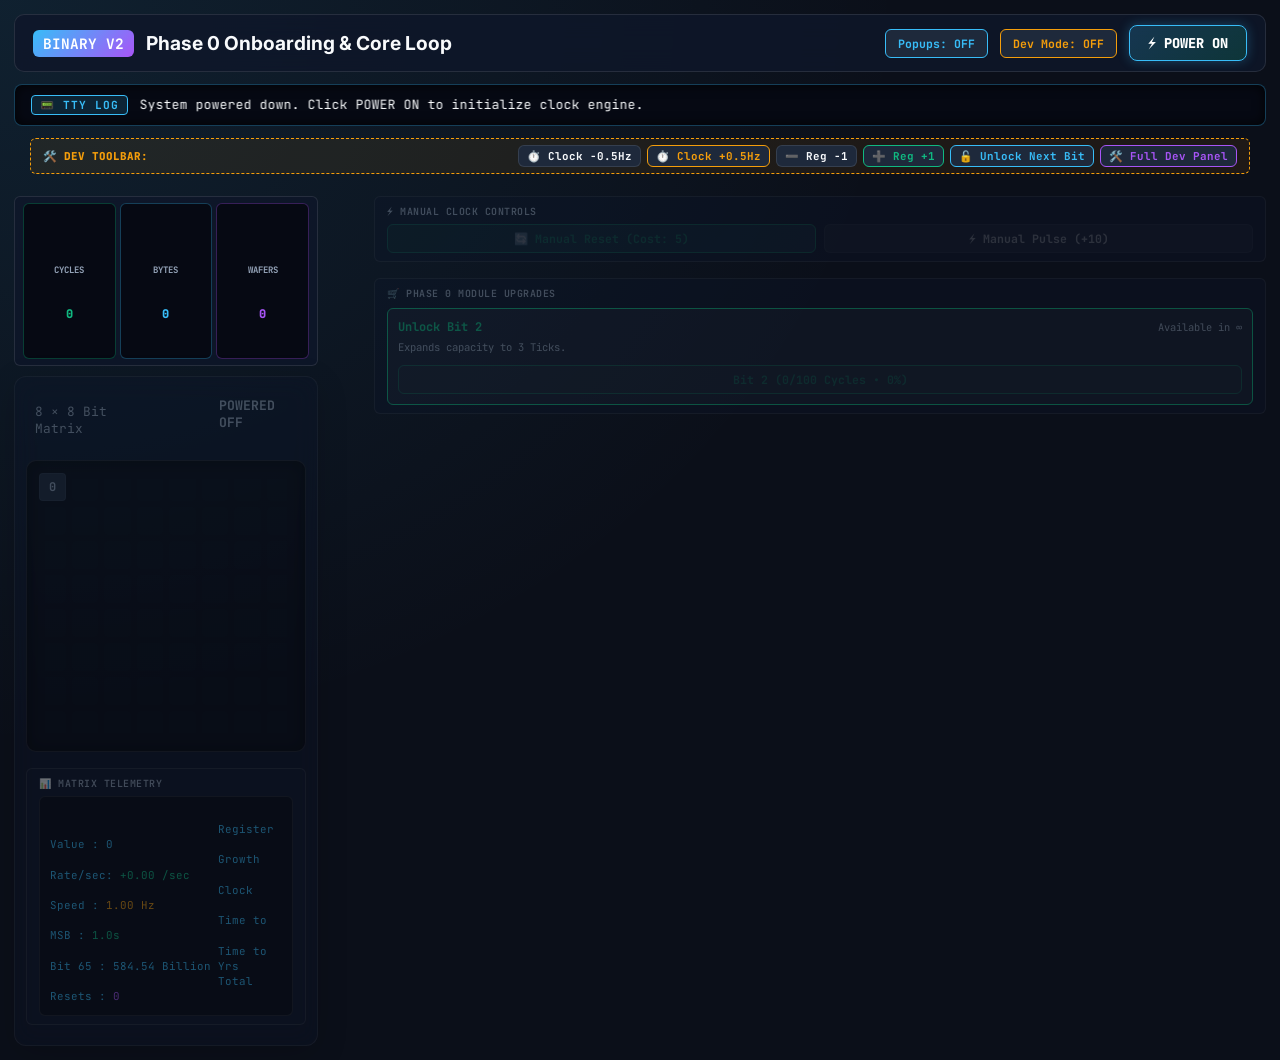
<file: binary_v2.html>
<!DOCTYPE html>
<html lang="en">

<head>
    <meta charset="UTF-8">
    <meta name="viewport" content="width=device-width, initial-scale=1.0">
    <title>BinaryV2 - Phase 0 Onboarding & Core Loop</title>
    <link rel="preconnect" href="https://fonts.googleapis.com">
    <link rel="preconnect" href="https://fonts.gstatic.com" crossorigin>
    <link
        href="https://fonts.googleapis.com/css2?family=Inter:wght@400;600;700;800&family=JetBrains+Mono:wght@400;600;700&display=swap"
        rel="stylesheet">
    <style>
        :root {
            --bg-color: #0b0f19;
            --panel-bg: rgba(15, 23, 42, 0.85);
            --panel-border: rgba(255, 255, 255, 0.1);
            --accent-green: #10b981;
            --accent-cyan: #38bdf8;
            --accent-purple: #a855f7;
            --accent-yellow: #f59e0b;
            --accent-red: #ef4444;
            --text-main: #f8fafc;
            --text-muted: #94a3b8;
            --font-sans: 'Inter', system-ui, -apple-system, sans-serif;
            --font-mono: 'JetBrains Mono', monospace;
        }

        * {
            box-sizing: border-box;
            margin: 0;
            padding: 0;
        }

        body {
            background-color: var(--bg-color);
            background-image: radial-gradient(at 0% 0%, rgba(56, 189, 248, 0.1) 0px, transparent 50%);
            color: var(--text-main);
            font-family: var(--font-sans);
            min-height: 100vh;
            display: flex;
            flex-direction: column;
            padding: 14px;
            gap: 12px;
        }

        /* HEADER */
        .app-header {
            display: flex;
            justify-content: space-between;
            align-items: center;
            background: var(--panel-bg);
            border: 1px solid var(--panel-border);
            border-radius: 10px;
            padding: 10px 18px;
            backdrop-filter: blur(12px);
        }

        .title-badge {
            background: linear-gradient(135deg, var(--accent-cyan), var(--accent-purple));
            color: #fff;
            font-family: var(--font-mono);
            font-weight: 700;
            font-size: 0.9rem;
            padding: 4px 10px;
            border-radius: 6px;
        }

        .app-title {
            font-size: 1.2rem;
            font-weight: 700;
        }

        .power-btn {
            background: linear-gradient(135deg, rgba(56, 189, 248, 0.2), rgba(16, 185, 129, 0.2));
            border: 1.5px solid var(--accent-cyan);
            color: #fff;
            font-family: var(--font-mono);
            font-weight: 800;
            font-size: 0.85rem;
            padding: 8px 18px;
            border-radius: 8px;
            cursor: pointer;
            transition: all 0.2s ease;
            box-shadow: 0 0 12px rgba(56, 189, 248, 0.3);
        }

        .power-btn:hover {
            transform: translateY(-1px);
            box-shadow: 0 0 20px rgba(56, 189, 248, 0.6);
        }

        .power-btn.powered-on {
            background: linear-gradient(135deg, rgba(239, 68, 68, 0.25), rgba(245, 158, 11, 0.25));
            border-color: var(--accent-red);
            color: var(--accent-red);
            box-shadow: 0 0 15px rgba(239, 68, 68, 0.4);
        }

        .power-btn.powered-on:hover {
            background: linear-gradient(135deg, rgba(239, 68, 68, 0.4), rgba(245, 158, 11, 0.4));
            box-shadow: 0 0 25px rgba(239, 68, 68, 0.8);
        }

        /* RETRO VIDI-PRINTER / TTY MESSAGE BAR */
        .vidi-printer {
            background: #060913;
            border: 1px solid rgba(56, 189, 248, 0.3);
            border-radius: 8px;
            padding: 10px 16px;
            font-family: var(--font-mono);
            font-size: 0.8rem;
            display: flex;
            align-items: center;
            gap: 12px;
            box-shadow: inset 0 0 12px rgba(0, 0, 0, 0.8);
            transition: border-color 0.3s ease;
            overflow: hidden;
            position: relative;
        }

        .vidi-container {
            overflow: hidden;
            flex: 1;
            display: flex;
            align-items: center;
        }

        .vidi-badge {
            background: rgba(56, 189, 248, 0.15);
            border: 1px solid var(--accent-cyan);
            color: var(--accent-cyan);
            padding: 2px 8px;
            border-radius: 4px;
            font-weight: 700;
            font-size: 0.7rem;
            letter-spacing: 1px;
            white-space: nowrap;
            z-index: 2;
        }

        .vidi-text {
            color: var(--text-main);
            line-height: 1.4;
            white-space: nowrap;
            display: inline-block;
            will-change: transform, color;
        }

        .vidi-text.tty-scroll {
            animation: ttySlideYellowToWhite 2.2s cubic-bezier(0.25, 1, 0.5, 1) forwards;
        }

        @keyframes ttySlideYellowToWhite {
            0% {
                transform: translateX(100%);
                color: var(--accent-yellow);
                text-shadow: 0 0 12px rgba(245, 158, 11, 0.9);
            }

            45% {
                transform: translateX(0%);
                color: var(--accent-yellow);
                text-shadow: 0 0 8px rgba(245, 158, 11, 0.7);
            }

            100% {
                transform: translateX(0%);
                color: var(--text-main);
                text-shadow: none;
            }
        }

        .vidi-printer.flash {
            border-color: var(--accent-yellow);
            box-shadow: 0 0 15px rgba(245, 158, 11, 0.4);
        }

        /* MAIN TWO-COLUMN WORKSPACE */
        .main-layout {
            display: grid;
            grid-template-columns: 340px 1fr;
            gap: 20px;
            flex: 1;
        }

        @media (max-width: 900px) {
            .main-layout {
                grid-template-columns: 1fr;
            }
        }

        /* TOP-LEFT BLOCK: 8x8 MATRIX (64 BITS COMPACT) */
        .matrix-panel {
            background: var(--panel-bg);
            border: 1px solid var(--panel-border);
            border-radius: 12px;
            padding: 20px;
            backdrop-filter: blur(12px);
            display: flex;
            flex-direction: column;
            align-items: center;
            gap: 16px;
            box-shadow: 0 8px 32px rgba(0, 0, 0, 0.4);
            position: relative;
        }

        .matrix-panel.disabled-panel {
            opacity: 0.4;
            pointer-events: none;
        }

        .matrix-header {
            width: 100%;
            display: flex;
            justify-content: space-between;
            align-items: center;
            font-family: var(--font-mono);
            font-size: 0.8rem;
            color: var(--text-muted);
        }

        /* 8x8 MATRIX GRID */
        .matrix-grid {
            display: grid;
            grid-template-columns: repeat(8, 1fr);
            gap: 6px;
            width: 280px;
            min-height: 280px;
            background: #060913;
            padding: 12px;
            border-radius: 10px;
            border: 1px solid var(--panel-border);
            box-shadow: inset 0 0 15px rgba(0, 0, 0, 0.8);
        }

        .matrix-bit {
            background: #1e293b;
            border: 1px solid rgba(255, 255, 255, 0.05);
            border-radius: 4px;
            display: flex;
            align-items: center;
            justify-content: center;
            font-family: var(--font-mono);
            font-size: 0.75rem;
            font-weight: 700;
            color: var(--text-muted);
            transition: all 0.08s ease;
            height: 28px;
        }

        .matrix-bit.unowned {
            opacity: 0.2;
            border-color: transparent;
            background: #0b0f19;
        }

        .matrix-bit.active {
            background: var(--accent-green);
            border-color: var(--accent-green);
            color: #000;
            font-weight: 700;
            box-shadow: 0 0 8px rgba(16, 185, 129, 0.7);
        }

        /* AUTO-RESET BORDER FLASH & FADE ANIMATION */
        .matrix-bit.active.reset-pulse {
            background: rgba(245, 158, 11, 0.25);
            border: 1.5px solid var(--accent-yellow);
            color: #fff;
            font-weight: 800;
            box-shadow: 0 0 14px var(--accent-yellow), inset 0 0 8px var(--accent-yellow);
            animation: resetBorderFade 0.4s ease-out forwards;
        }

        @keyframes resetBorderFade {
            0% {
                border-color: var(--accent-red);
                box-shadow: 0 0 18px var(--accent-red), inset 0 0 10px var(--accent-red);
            }

            50% {
                border-color: var(--accent-yellow);
                box-shadow: 0 0 14px var(--accent-yellow), inset 0 0 6px var(--accent-yellow);
            }

            100% {
                border-color: var(--accent-green);
                box-shadow: 0 0 8px rgba(16, 185, 129, 0.7);
            }
        }

        /* MATRIX TOOLBAR & COMPACT [R] BUTTON */
        .toolbar-btn {
            background: rgba(16, 185, 129, 0.2);
            border: 1px solid var(--accent-green);
            color: var(--accent-green);
            font-family: var(--font-mono);
            font-weight: 800;
            font-size: 0.72rem;
            width: 22px;
            height: 22px;
            border-radius: 4px;
            cursor: pointer;
            display: flex;
            align-items: center;
            justify-content: center;
            transition: all 0.15s ease;
            box-shadow: 0 0 6px rgba(16, 185, 129, 0.3);
        }

        .toolbar-btn:hover {
            transform: scale(1.08);
            box-shadow: 0 0 10px rgba(16, 185, 129, 0.6);
        }

        .toolbar-btn.inactive {
            background: rgba(245, 158, 11, 0.15);
            border-color: var(--accent-yellow);
            color: var(--accent-yellow);
            box-shadow: none;
        }

        .toolbar-btn.inactive:hover {
            box-shadow: 0 0 8px rgba(245, 158, 11, 0.5);
        }

        /* RIGHT PANEL: TELEMETRY & CONTROLS */
        .dashboard-panel {
            display: flex;
            flex-direction: column;
            gap: 16px;
        }

        .dashboard-panel.disabled-panel {
            opacity: 0.4;
            pointer-events: none;
        }

        /* TELEMETRY CARDS GRID */
        .telemetry-grid {
            display: grid;
            grid-template-columns: repeat(auto-fit, minmax(200px, 1fr));
            gap: 12px;
        }

        .card {
            background: var(--panel-bg);
            border: 1px solid var(--panel-border);
            border-radius: 6px;
            padding: 8px 12px;
            backdrop-filter: blur(12px);
            display: flex;
            flex-direction: column;
            gap: 2px;
        }

        .card-label {
            font-family: var(--font-mono);
            font-size: 0.62rem;
            color: var(--text-muted);
            text-transform: uppercase;
            letter-spacing: 0.5px;
            font-weight: 600;
        }

        .card-value {
            font-family: var(--font-mono);
            font-size: 1.05rem;
            font-weight: 700;
            color: var(--accent-cyan);
            letter-spacing: -0.2px;
        }

        .card-subtext {
            font-family: var(--font-mono);
            font-size: 0.64rem;
            color: var(--text-muted);
        }

        .card-value.green {
            color: var(--accent-green);
        }

        .card-value.yellow {
            color: var(--accent-yellow);
        }

        .card-value.purple {
            color: var(--accent-purple);
        }

        /* ACTION BUTTONS & SHOP */
        .action-btn {
            background: #1e293b;
            border: 1px solid var(--panel-border);
            color: var(--text-main);
            padding: 6px 12px;
            border-radius: 6px;
            font-family: var(--font-mono);
            font-size: 0.72rem;
            font-weight: 700;
            cursor: pointer;
            transition: all 0.15s ease;
            text-align: center;
        }

        .action-btn:hover:not(:disabled) {
            background: rgba(56, 189, 248, 0.2);
            border-color: var(--accent-cyan);
        }

        .action-btn:disabled {
            opacity: 0.35;
            cursor: not-allowed;
        }

        .action-btn.primary-action {
            background: linear-gradient(135deg, rgba(16, 185, 129, 0.2), rgba(56, 189, 248, 0.2));
            border-color: var(--accent-green);
            color: var(--accent-green);
        }

        .action-btn.primary-action:hover:not(:disabled) {
            background: linear-gradient(135deg, rgba(16, 185, 129, 0.4), rgba(56, 189, 248, 0.4));
            box-shadow: 0 0 15px rgba(16, 185, 129, 0.5);
        }

        .shop-grid {
            display: grid;
            grid-template-columns: repeat(auto-fit, minmax(210px, 1fr));
            gap: 10px;
        }

        .shop-card {
            background: rgba(30, 41, 59, 0.6);
            border: 1px solid var(--panel-border);
            border-radius: 6px;
            padding: 10px;
            display: flex;
            flex-direction: column;
            justify-content: space-between;
            gap: 6px;
        }

        .shop-title {
            font-family: var(--font-mono);
            font-size: 0.75rem;
            font-weight: 700;
            color: var(--text-main);
        }

        .shop-desc {
            font-family: var(--font-mono);
            font-size: 0.66rem;
            color: var(--text-muted);
            line-height: 1.3;
        }

        /* MECHANICS BREAKDOWN / CODE-BOX STYLING */
        .code-box {
            background: #060913;
            border: 1px solid var(--panel-border);
            border-radius: 6px;
            padding: 10px 12px;
            font-family: var(--font-mono);
            font-size: 0.68rem;
            color: #38bdf8;
            line-height: 1.4;
            white-space: pre-wrap;
        }

        /* TYPE A: RETRO MONOTYPE MODAL OVERLAY */
        .terminal-overlay {
            position: fixed;
            top: 0;
            left: 0;
            width: 100vw;
            height: 100vh;
            background: rgba(6, 9, 19, 0.85);
            backdrop-filter: blur(8px);
            z-index: 9999;
            display: flex;
            justify-content: center;
            align-items: center;
            padding: 20px;
            cursor: pointer;
            opacity: 0;
            pointer-events: none;
            transition: opacity 0.25s ease;
        }

        .terminal-overlay.active {
            opacity: 1;
            pointer-events: auto;
        }

        .terminal-dialog-box {
            background: #060913;
            border: 1.5px solid var(--accent-cyan);
            border-radius: 12px;
            padding: 24px;
            max-width: 540px;
            width: 100%;
            box-shadow: 0 0 35px rgba(56, 189, 248, 0.4), inset 0 0 15px rgba(56, 189, 248, 0.1);
            font-family: var(--font-mono);
            color: var(--text-main);
            display: flex;
            flex-direction: column;
            gap: 16px;
            cursor: pointer;
        }

        .terminal-dialog-header {
            display: flex;
            justify-content: space-between;
            align-items: center;
            font-size: 0.75rem;
            color: var(--accent-cyan);
            border-bottom: 1px solid rgba(56, 189, 248, 0.2);
            padding-bottom: 8px;
            letter-spacing: 1px;
            font-weight: 700;
        }

        .terminal-dialog-body {
            font-size: 0.92rem;
            line-height: 1.6;
            color: #f8fafc;
        }

        .terminal-dialog-footer {
            font-size: 0.72rem;
            color: var(--text-muted);
            text-align: right;
            margin-top: 4px;
            font-style: italic;
        }
    </style>
</head>

<body>
    <!-- APP HEADER -->
    <header class="app-header">
        <div style="display: flex; align-items: center; gap: 12px;">
            <span class="title-badge">BINARY V2</span>
            <span class="app-title">Phase 0 Onboarding & Core Loop</span>
        </div>

        <div style="display: flex; align-items: center; gap: 12px;">
            <!-- POPUPS CONFIG TOGGLE -->
            <button class="action-btn" id="btn-toggle-popups" onclick="togglePopupsConfig()"
                style="padding: 6px 12px; font-size: 0.72rem; border-color: var(--accent-cyan); color: var(--accent-cyan);">
                Popups: OFF
            </button>

            <!-- DEV MODE TOGGLE -->
            <button class="action-btn" id="btn-dev-mode" onclick="game.toggleDevMode()"
                style="padding: 6px 12px; font-size: 0.72rem; border-color: var(--accent-yellow); color: var(--accent-yellow);">
                Dev Mode: OFF
            </button>

            <!-- MAIN POWER BUTTON -->
            <button class="power-btn" id="btn-power-main" onclick="game.togglePower()">
                ⚡ POWER ON
            </button>
        </div>
    </header>

    <!-- TYPE B: NON-INVASIVE RETRO VIDI-PRINTER / TTY MESSAGE BAR -->
    <div class="vidi-printer" id="vidi-printer">
        <span class="vidi-badge">📟 TTY LOG</span>
        <div class="vidi-container">
            <span class="vidi-text tty-scroll" id="vidi-text">System powered down. Click POWER ON to initialize clock
                engine.</span>
        </div>
    </div>

    <!-- DEV QUICK ACTION TOOLBAR (PERMANENTLY VISIBLE) -->
    <div id="dev-quick-toolbar"
        style="display: flex; background: rgba(245, 158, 11, 0.08); border: 1px dashed var(--accent-yellow); border-radius: 6px; padding: 6px 12px; margin: 0 16px 10px 16px; align-items: center; justify-content: space-between; gap: 8px;">
        <div style="display: flex; align-items: center; gap: 6px;">
            <span
                style="font-family: var(--font-mono); font-size: 0.68rem; font-weight: 800; color: var(--accent-yellow);">🛠️
                DEV TOOLBAR:</span>
        </div>
        <div style="display: flex; gap: 6px; flex-wrap: wrap; align-items: center;">
            <button class="action-btn" onclick="game.adjustClockHz(-0.5)" title="Clock Speed -0.5 Hz"
                style="padding: 3px 8px; font-size: 0.68rem; border-color: var(--panel-border);">⏱️ Clock
                -0.5Hz</button>
            <button class="action-btn" onclick="game.adjustClockHz(0.5)" title="Clock Speed +0.5 Hz"
                style="padding: 3px 8px; font-size: 0.68rem; color: var(--accent-yellow); border-color: var(--accent-yellow);">⏱️
                Clock +0.5Hz</button>
            <button class="action-btn" onclick="game.adjustRegister(-1n)" title="Register Value -1"
                style="padding: 3px 8px; font-size: 0.68rem; border-color: var(--panel-border);">➖ Reg -1</button>
            <button class="action-btn" onclick="game.adjustRegister(1n)" title="Register Value +1"
                style="padding: 3px 8px; font-size: 0.68rem; color: var(--accent-green); border-color: var(--accent-green);">➕
                Reg +1</button>
            <button class="action-btn" onclick="game.buyNextBitDev()" title="Free Unlock Next Bit"
                style="padding: 3px 8px; font-size: 0.68rem; color: var(--accent-cyan); border-color: var(--accent-cyan);">🔓
                Unlock Next Bit</button>
            <button class="action-btn" onclick="openDevModal()" title="Open Full Dev Control Panel"
                style="padding: 3px 8px; font-size: 0.68rem; color: var(--accent-purple); border-color: var(--accent-purple);">🛠️
                Full Dev Panel</button>
        </div>
    </div>

    <!-- MAIN WORKSPACE -->
    <div class="main-layout">
        <!-- LEFT COLUMN: STANDALONE CURRENCY PANEL + 8x8 MATRIX PANEL -->
        <div style="display: flex; flex-direction: column; gap: 10px; width: 304px;">
            <!-- STANDALONE CURRENCY PANEL (CYCLES / BYTES / WAFERS) -->
            <div class="card" id="currency-panel" style="width: 304px; padding: 6px 8px; box-sizing: border-box;">
                <div style="display: grid; grid-template-columns: repeat(3, 1fr); gap: 4px; text-align: center;">
                    <div class="code-box" style="padding: 4px; border-color: rgba(16, 185, 129, 0.3);">
                        <div
                            style="font-size: 0.56rem; color: var(--text-muted); text-transform: uppercase; font-weight: 700;">
                            Cycles</div>
                        <div style="font-size: 0.75rem; font-weight: 800; color: var(--accent-green);"
                            id="currency-cycles">0</div>
                    </div>
                    <div class="code-box" style="padding: 4px; border-color: rgba(56, 189, 248, 0.3);">
                        <div
                            style="font-size: 0.56rem; color: var(--text-muted); text-transform: uppercase; font-weight: 700;">
                            Bytes</div>
                        <div style="font-size: 0.75rem; font-weight: 800; color: var(--accent-cyan);"
                            id="currency-bytes">0</div>
                    </div>
                    <div class="code-box" style="padding: 4px; border-color: rgba(168, 85, 247, 0.3);">
                        <div
                            style="font-size: 0.56rem; color: var(--text-muted); text-transform: uppercase; font-weight: 700;">
                            Wafers</div>
                        <div style="font-size: 0.75rem; font-weight: 800; color: var(--accent-purple);"
                            id="currency-wafers">0</div>
                    </div>
                </div>
            </div>

            <!-- STANDALONE TOP-LEFT COMPACT 8x8 MATRIX -->
            <div class="matrix-panel disabled-panel" id="matrix-panel" style="width: 304px; box-sizing: border-box;">
                <div class="matrix-header">
                    <div style="display: flex; align-items: center; gap: 8px;">
                        <span>8 × 8 Bit Matrix</span>
                        <!-- MATRIX TOOLBAR -->
                        <div id="matrix-toolbar"
                            style="display: flex; gap: 4px; opacity: 0; pointer-events: none; transition: opacity 0.3s ease;">
                            <button class="toolbar-btn" id="btn-toolbar-pulse" onclick="game.manualPulse()"
                                title="Manual Tick / Pulse (+10 Cycles)">
                                M
                            </button>
                            <button class="toolbar-btn" id="btn-toolbar-mr" onclick="game.manualReset()"
                                title="Manual Reset (Cost: 5 Cycles)">
                                MR
                            </button>
                            <button class="toolbar-btn" id="btn-toolbar-reset" onclick="game.toggleAutoResetActive()"
                                title="Auto-Reset: ACTIVE (Click to toggle)">
                                R
                            </button>
                        </div>
                    </div>

                    <div style="display: flex; flex-direction: column; align-items: flex-end;">
                        <span id="matrix-status"
                            style="color: var(--accent-green); font-weight: bold; font-size: 0.82rem;">POWERED
                            OFF</span>
                        <span id="matrix-reset-indicator"
                            style="font-size: 0.62rem; color: var(--accent-red); font-weight: 800; letter-spacing: 0.5px; opacity: 0; transition: opacity 0.15s ease;">Resetting...</span>
                    </div>
                </div>

                <!-- 8x8 MATRIX CONTAINER -->
                <div class="matrix-grid" id="matrix-grid">
                    <!-- Dynamically populated 64 bits -->
                </div>

                <!-- MATRIX STATS PANEL (BENEATH MATRIX) -->
                <div class="card" style="width: 280px;">
                    <span class="card-label">📊 Matrix Telemetry</span>
                    <div class="code-box" style="margin-top: 4px; padding: 10px;">
                        Register Value : <span style="color: var(--accent-cyan);" id="stat-matrix-reg-dec">0</span>
                        Growth Rate/sec: <span style="color: var(--accent-green);" id="stat-matrix-reg-rate">+1.00
                            /sec</span>
                        Clock Speed : <span style="color: var(--accent-yellow);" id="stat-matrix-clock">1.00 Hz</span>
                        Time to MSB : <span style="color: var(--accent-green);" id="stat-matrix-msb-time">1.0s</span>
                        Time to Bit 65 : <span style="color: var(--accent-cyan);" id="stat-matrix-bit65-time">584.54
                            Billion Yrs</span>
                        Total Resets : <span style="color: var(--accent-purple);" id="stat-matrix-resets">0</span></div>
                </div>
            </div>
        </div>

        <!-- RIGHT DASHBOARD: TELEMETRY & SHOP -->
        <div class="dashboard-panel disabled-panel" id="dashboard-panel">
            <!-- INITIAL MANUAL CLOCK CONTROLS (MOVED TO DASHBOARD AREA, HIDES UPON MIGRATION) -->
            <div id="large-manual-btn-container" class="card" style="display: flex; flex-direction: column; gap: 6px;">
                <span class="card-label">⚡ Manual Clock Controls</span>
                <div style="display: flex; gap: 8px;">
                    <button class="action-btn primary-action" id="btn-manual-reset" onclick="game.manualReset()"
                        disabled style="flex: 1;">
                        🔄 Manual Reset (Cost: 5)
                    </button>
                    <button class="action-btn" id="btn-manual-pulse" onclick="game.manualPulse()" disabled
                        style="flex: 1;">
                        ⚡ Manual Pulse (+10)
                    </button>
                </div>
            </div>

            <!-- SHOP & UPGRADES PANEL -->
            <div class="card">
                <span class="card-label" style="margin-bottom: 6px;">🛒 Phase 0 Module Upgrades</span>
                <div class="shop-grid" id="shop-grid">
                    <!-- Dynamically populated shop items -->
                </div>
            </div>
        </div>
    </div>

    <!-- TYPE A: RETRO MONOTYPE MODAL OVERLAY -->
    <div class="terminal-overlay" id="terminal-modal" onclick="closeTerminalModal()">
        <div class="terminal-dialog-box" onclick="closeTerminalModal()">
            <div class="terminal-dialog-header">
                <span>SYSTEM TERMINAL // MODAL ALERT</span>
                <span style="color: var(--accent-cyan);">ONLINE</span>
            </div>
            <div class="terminal-dialog-body" id="terminal-modal-text">
                Modal message...
            </div>
            <div class="terminal-dialog-footer">
                [ Click anywhere to dismiss ]
            </div>
        </div>
    </div>

    <!-- DEV MODE OPTIONS MODAL OVERLAY -->
    <div class="terminal-overlay" id="dev-modal" onclick="closeDevModal(event)">
        <div class="terminal-dialog-box" onclick="event.stopPropagation()">
            <div class="terminal-dialog-header">
                <span>🛠️ DEV MODE CONTROL PANEL</span>
                <span style="color: var(--accent-yellow);">DEV OVERRIDE</span>
            </div>

            <!-- GAME SPEED CONTROLS -->
            <div style="display: flex; flex-direction: column; gap: 4px;">
                <span
                    style="font-size: 0.65rem; color: var(--text-muted); text-transform: uppercase; font-weight: 700;">⚡
                    Game Speed Fast-Forward</span>
                <div style="display: flex; gap: 6px;">
                    <button class="action-btn" id="dev-speed-btn-1" onclick="game.setSpeedMultiplier(1)">1x</button>
                    <button class="action-btn" id="dev-speed-btn-2" onclick="game.setSpeedMultiplier(2)">2x</button>
                    <button class="action-btn" id="dev-speed-btn-5" onclick="game.setSpeedMultiplier(5)">5x</button>
                    <button class="action-btn" id="dev-speed-btn-10" onclick="game.setSpeedMultiplier(10)">10x</button>
                    <button class="action-btn" id="dev-speed-btn-50" onclick="game.setSpeedMultiplier(50)">50x</button>
                </div>
            </div>

            <!-- DEV PRESETS -->
            <div style="display: flex; flex-direction: column; gap: 4px; margin-top: 6px;">
                <span
                    style="font-size: 0.65rem; color: var(--text-muted); text-transform: uppercase; font-weight: 700;">📋
                    Quick Test Presets</span>
                <button class="action-btn" onclick="game.applyPreset('test_byte_1')"
                    style="border-color: var(--accent-cyan); color: var(--accent-cyan); text-align: left;">
                    Preset 1: Test First Byte (8 Bits, Register=254, Manual Click to 256)
                </button>
                <button class="action-btn" onclick="game.applyPreset('fresh_start')" style="text-align: left;">
                    Preset 2: Fresh Start (1 Bit, 0 Cycles)
                </button>
            </div>

            <!-- OVERRIDE ACTIONS -->
            <div style="display: flex; flex-direction: column; gap: 4px; margin-top: 6px;">
                <span
                    style="font-size: 0.65rem; color: var(--text-muted); text-transform: uppercase; font-weight: 700;">🔧
                    Quick Helper Overrides</span>
                <div style="display: flex; gap: 6px;">
                    <button class="action-btn" onclick="game.addFreeCycles(500)" style="flex: 1;">+500 Free
                        Cycles</button>
                    <button class="action-btn" onclick="game.addFreeBytes(5)"
                        style="flex: 1; color: var(--accent-cyan); border-color: var(--accent-cyan);">+5 Free
                        Bytes</button>
                </div>
                <button class="action-btn" onclick="game.unlockAllBitsDev()">Unlock All 64 Bits</button>
                <button class="action-btn" onclick="game.disableDevMode()"
                    style="color: var(--accent-red); border-color: var(--accent-red); margin-top: 4px;">❌ Disable Dev
                    Mode</button>
            </div>

            <div class="terminal-dialog-footer">
                [ Click outside to close ]
            </div>
        </div>
    </div>

    <script>
        // =========================================================================
        // 1. MESSAGE CONTROLLER (TYPE A MODAL & TYPE B VIDI-PRINTER)
        // =========================================================================
        let enablePopups = false; // CONFIG: Switch popups ON/OFF (Default: OFF)
        let isModalOpen = false;
        let seenMessages = {
            powerOnModal: false,
            firstTickVidi: false,
            firstResetModal: false
        };

        function togglePopupsConfig() {
            enablePopups = !enablePopups;
            document.getElementById('btn-toggle-popups').innerText = `Popups: ${enablePopups ? 'ON' : 'OFF'}`;
            showTypeBVidi(`Popups Config updated: ${enablePopups ? 'ENABLED' : 'DISABLED'}`, null);
        }

        // TYPE A: Invasive Modal Dialog (For Power On, First Manual Reset & Module Migration)
        function showTypeAModal(text, msgKey, forceModal = false) {
            if (!enablePopups && !forceModal) return; // Muted by Config unless forced
            if (seenMessages[msgKey] && !game.devMode) return;

            seenMessages[msgKey] = true;
            document.getElementById('terminal-modal-text').innerText = text;
            const modal = document.getElementById('terminal-modal');
            modal.classList.add('active');
            isModalOpen = true;
        }

        function closeTerminalModal() {
            const modal = document.getElementById('terminal-modal');
            modal.classList.remove('active');
            isModalOpen = false;
        }

        // TYPE B: Non-Invasive Vidi-Printer TTY Ticker (For Inline Info Hints)
        function showTypeBVidi(text, msgKey) {
            if (msgKey && seenMessages[msgKey] && !game.devMode) return;
            if (msgKey) seenMessages[msgKey] = true;

            const vidiText = document.getElementById('vidi-text');
            const vidiBar = document.getElementById('vidi-printer');

            vidiText.classList.remove('tty-scroll');
            void vidiText.offsetWidth; // Trigger reflow to restart CSS animation

            vidiText.innerText = text;
            vidiText.classList.add('tty-scroll');

            vidiBar.classList.add('flash');
            setTimeout(() => vidiBar.classList.remove('flash'), 1200);
        }

        // CENTRALIZABLE GAME CONFIG & PRESETS
        const GAME_CONFIG = {
            AUTO_RESET_COST: 25n,
            AUTO_UNLOCK_COST: 1000n,
            BASE_BIT_COST: 50n,
            // ABSTRACTED BIT UNLOCK COST FORMULA (Easily swap scaling strategies: 50 * N, N^1.5, Exponential, etc.)
            BIT_COST_FORMULA: function(n) {
                // Linear 50 * N formula (e.g. Bit 2 = 100, Bit 3 = 150, Bit 4 = 200, Bit 8 = 400)
                return 50n * BigInt(n);
            }
        };

        const GAME_PRESETS = {
            test_byte_1: {
                name: 'Test First Byte',
                apply(game) {
                    game.isPoweredOn = true;
                    game.ownedBits = 8;
                    game.register = 254n;
                    game.autoResetEnabled = false;
                    game.autoResetActive = false;
                    game.autoUnlockEnabled = false;
                    game.autoUnlockActive = false;
                    showTypeBVidi("Preset Applied: 8 Bits, Register=254. Click Manual Pulse twice to test Byte 1 completion!", null);
                    updateUI();
                }
            },
            fresh_start: {
                name: 'Fresh Start',
                apply(game) {
                    game.hardReset();
                    showTypeBVidi("Preset Applied: Fresh Start initialized.", null);
                    updateUI();
                }
            }
        };

        // =========================================================================
        // 2. DECOUPLED PHASE 0 GAME ENGINE
        // =========================================================================
        class GameEnginePhase0 {
            constructor() {
                this.isPoweredOn = false;
                this.devMode = false;
                this.speedMultiplier = 1.0;

                // State
                this.cycles = 0n;
                this.bytes = 0n;
                this.wafers = 0n;
                this.totalCyclesEarned = 0n;
                this.ownedBits = 1;
                this.register = 0n;
                this.manualBitPurchases = 0; // Requires >= 2 for Auto-Unlock

                // Modules & Upgrades
                this.autoResetEnabled = false;
                this.autoResetActive = true;
                this.autoResetCount = 0; // Tracks number of auto-resets executed
                this.manualResetCount = 0;
                this.isResetting = false; // Auto-Reset pulse state

                // Auto-Unlock Bits Module (New)
                this.autoUnlockEnabled = false;
                this.autoUnlockActive = true;
                this.autoUnlockBufferPct = 0; // 0% to 200% reserve buffer

                // Migration & Phase 0 Completion Flags
                this.hasReachedBit4 = false;
                this.migrationTriggered = false;
                this.completedByte1 = false;
                this.byte1AwardedThisCycle = false;
                this.byteClockUpgradeLevel = 0;

                this.clockHz = 1.00;
                this.cyclePayoutPerFill = 10n;

                this.autoAccumulator = 0.0;
            }

            togglePower() {
                if (!this.isPoweredOn) {
                    // POWER ON
                    this.isPoweredOn = true;
                    showTypeBVidi("System initialized. 1.00 Hz Clock running...", null);

                    // Type A Modal: First Power On Message
                    showTypeAModal(
                        "Before we fire up the clock, the clock will increment the register up to the number of bits available. You start with one bit. Each increment of the register earns you cycles. Spend them wisely...are you ready?",
                        "powerOnModal"
                    );
                } else {
                    // POWER OFF: Hard Reset with zero warning! (Unless Dev Mode bypass is ON)
                    if (!this.devMode) {
                        this.hardReset();
                        showTypeBVidi("System powered down. HARD RESET EXECUTED. Click POWER ON to initialize.", null);
                    } else {
                        this.isPoweredOn = false;
                        showTypeBVidi("System powered down (Dev Mode Bypass).", null);
                    }
                }
                updateUI();
            }

            toggleDevMode() {
                if (!this.devMode) {
                    this.devMode = true;
                    this.cycles += 100n;
                    this.totalCyclesEarned += 100n;
                    showTypeBVidi("Dev Mode ON: +100 Cycles added & Dev Control Panel opened.", null);
                    openDevModal();
                } else {
                    // Clicking header button while Dev Mode is ON opens Dev Control Panel modal!
                    openDevModal();
                }
                updateUI();
            }

            disableDevMode() {
                this.devMode = false;
                showTypeBVidi("Dev Mode OFF.", null);
                closeDevModal();
                updateUI();
            }

            hardReset() {
                this.isPoweredOn = false;
                this.speedMultiplier = 1.0;
                this.cycles = 0n;
                this.bytes = 0n;
                this.wafers = 0n;
                this.totalCyclesEarned = 0n;
                this.ownedBits = 1;
                this.register = 0n;
                this.manualBitPurchases = 0;
                this.autoResetEnabled = false;
                this.autoUnlockEnabled = false;
                this.hasReachedBit4 = false;
                this.migrationTriggered = false;
                this.completedByte1 = false;
                this.byte1AwardedThisCycle = false;
                this.byteClockUpgradeLevel = 0;
                this.clockHz = 1.00;
                this.cyclePayoutPerFill = 10n;
                this.autoAccumulator = 0.0;
            }

            getMaxRegister() {
                return (1n << BigInt(this.ownedBits)) - 1n;
            }

            isRegisterFull() {
                return this.register >= this.getMaxRegister();
            }

            tick(dt) {
                if (!this.isPoweredOn || isModalOpen) return;

                const maxReg = this.getMaxRegister();

                // If register is full and Auto-Reset is NOT owned: Clock pauses / waits for manual reset!
                if (this.isRegisterFull() && !this.autoResetEnabled) {
                    return;
                }

                // Apply Dev Speed Multiplier to delta time
                const effectiveDt = dt * this.speedMultiplier;
                this.autoAccumulator += this.clockHz * effectiveDt;

                // Process all accumulated ticks in a loop (handles 50x speed smoothly!)
                while (this.autoAccumulator >= 1.0) {
                    this.autoAccumulator -= 1.0;
                    this.pulseTick();
                }
            }

            pulseTick() {
                const maxReg = this.getMaxRegister();

                // Auto-Unlock Bits Check
                if (this.autoUnlockEnabled && this.autoUnlockActive) {
                    const nextBit = this.ownedBits + 1;
                    if (nextBit <= 64) {
                        const baseCost = getBitUnlockCost(nextBit);
                        const mult = 1.0 + (this.autoUnlockBufferPct / 100.0);
                        const reqCycles = BigInt(Math.floor(Number(baseCost) * mult));
                        if (this.cycles >= reqCycles) {
                            this.buyNextBit();
                        }
                    }
                }

                // Check for First Reset after Bit 4 -> Trigger Non-Jarring Migration!
                if (this.hasReachedBit4 && !this.migrationTriggered && (this.isResetting || this.register >= maxReg)) {
                    this.migrationTriggered = true;
                    showTypeAModal(
                        "MODULE MIGRATION NOTICE: You have completed a register reset on Bit 4! Your Manual Reset, Manual Tick, and Auto-Reset controls are now consolidated into the Matrix Toolbar above the 8x8 Matrix [M] [MR] [R].",
                        "migrationModal",
                        true // forceModal = true so popup displays!
                    );
                }

                // If currently in Auto-Reset pulse state: 1 clock pulse is complete, clear register back to 0!
                if (this.isResetting) {
                    this.register = 0n;
                    this.isResetting = false;
                    this.autoResetCount++;

                    // Resetting from 255 -> 0 completes a 256-tick byte boundary
                    if (this.ownedBits >= 8) {
                        this.awardBytes(1n);
                    }
                    return;
                }

                if (this.register < maxReg) {
                    const step = 1n;
                    const oldReg = this.register;
                    this.register += step;

                    // Award Cycles on every tick/fill
                    this.cycles += this.cyclePayoutPerFill * step;
                    this.totalCyclesEarned += this.cyclePayoutPerFill * step;

                    // Calculate full 256-boundary byte steps crossed
                    if (this.ownedBits >= 8) {
                        const bytesEarned = (this.register / 256n) - (oldReg / 256n);
                        if (bytesEarned > 0n) {
                            this.awardBytes(bytesEarned);
                        }
                    }
                }

                // If register just hit capacity and Auto-Reset is enabled AND active:
                if (this.register >= maxReg && this.autoResetEnabled && this.autoResetActive) {
                    this.isResetting = true;
                }
            }

            awardBytes(amount) {
                if (amount <= 0n) return;
                this.bytes += amount;

                if (!this.completedByte1) {
                    this.completedByte1 = true;
                    showTypeAModal(
                        "CONGRATULATIONS! You have completed Byte 1! Bytes can be exchanged for ever-increasing powerups in the Shop.",
                        "byte1CompletedModal",
                        true // forceModal = true!
                    );
                }
            }

            manualPulse() {
                if (!this.isPoweredOn || isModalOpen) return;
                this.pulseTick();
                updateUI();
            }

            manualReset() {
                if (!this.isPoweredOn) return;
                const cost = 5n;
                if (this.cycles >= cost && this.isRegisterFull()) {
                    this.cycles -= cost;
                    if (this.ownedBits >= 8) {
                        this.awardBytes(1n);
                    }
                    this.register = 0n;
                    this.manualResetCount++;

                    // Check for Bit 4 reset migration
                    if (this.hasReachedBit4 && !this.migrationTriggered) {
                        this.migrationTriggered = true;
                        showTypeAModal(
                            "MODULE MIGRATION NOTICE: You have completed a manual reset on Bit 4! Your Manual Reset, Manual Tick, and Auto-Reset controls are now consolidated into the Matrix Toolbar above the 8x8 Matrix [M] [MR] [R].",
                            "migrationModal",
                            true
                        );
                    } else {
                        showTypeAModal(
                            "MANUAL RESET CONFIRMATION: Resetting clears current register values for 5 cycles. IMPORTANT: You NEVER lose unlocked bits or purchased modules — they stay permanently unlocked!",
                            "firstResetModal"
                        );
                    }

                    updateUI();
                }
            }

            toggleAutoResetActive() {
                if (!this.autoResetEnabled) return;
                this.autoResetActive = !this.autoResetActive;
                showTypeBVidi(`Auto-Reset Module set to ${this.autoResetActive ? 'ACTIVE' : 'INACTIVE'}.`, null);
                updateUI();
            }

            toggleAutoUnlockActive() {
                if (!this.autoUnlockEnabled) return;
                this.autoUnlockActive = !this.autoUnlockActive;
                showTypeBVidi(`Auto-Unlock Bits set to ${this.autoUnlockActive ? 'ACTIVE' : 'INACTIVE'}.`, null);
                updateUI();
            }

            setAutoUnlockBufferPct(pct) {
                this.autoUnlockBufferPct = parseInt(pct, 10);
                updateUI();
            }

            buyAutoReset() {
                const cost = GAME_CONFIG.AUTO_RESET_COST;
                if (this.cycles >= cost && !this.autoResetEnabled) {
                    this.cycles -= cost;
                    this.autoResetEnabled = true;
                    this.autoResetActive = true;
                    if (this.isRegisterFull()) {
                        this.isResetting = true;
                    }
                    showTypeBVidi("⚡ Auto-Reset Module Purchased & Activated! Continuous profit online.", null);
                    updateUI();
                }
            }

            buyAutoUnlock() {
                const cost = GAME_CONFIG.AUTO_UNLOCK_COST;
                if (this.cycles >= cost && !this.autoUnlockEnabled) {
                    this.cycles -= cost;
                    this.autoUnlockEnabled = true;
                    this.autoUnlockActive = true;
                    showTypeBVidi("⚡ Auto-Unlock Bits Module Purchased! Automatic bit depth expansion online.", null);
                    updateUI();
                }
            }

            buyNextBit() {
                const nextBit = this.ownedBits + 1;
                const cost = getBitUnlockCost(nextBit);
                if (this.cycles >= cost) {
                    this.cycles -= cost;
                    this.ownedBits = nextBit;
                    this.manualBitPurchases++;

                    if (this.ownedBits >= 4) {
                        this.hasReachedBit4 = true;
                    }
                    showTypeBVidi(`Bit ${nextBit} Unlocked! Register capacity expanded to ${(1n << BigInt(nextBit)) - 1n} Ticks.`, null);
                    updateUI();
                }
            }

            buyByteClockUpgrade() {
                const level = this.byteClockUpgradeLevel;
                const costBytes = 1n << BigInt(level);
                const hzGain = 0.5 * Math.pow(2, level);

                if (this.bytes >= costBytes) {
                    this.bytes -= costBytes;
                    this.byteClockUpgradeLevel++;
                    this.clockHz += hzGain;
                    showTypeBVidi(`⚡ Byte Upgrade Purchased! Clock speed boosted by +${hzGain.toFixed(1)} Hz (Total: ${this.clockHz.toFixed(2)} Hz).`, null);
                    updateUI();
                }
            }

            // Dev Mode Helpers & Presets
            setSpeedMultiplier(speed) {
                this.speedMultiplier = speed;
                showTypeBVidi(`Dev Override: Game Speed set to ${speed}x.`, null);
                renderDevModalUI();
                updateUI();
            }

            applyPreset(presetKey) {
                if (GAME_PRESETS[presetKey]) {
                    GAME_PRESETS[presetKey].apply(this);
                }
            }

            addFreeBytes(amount) {
                this.bytes += BigInt(amount);
                showTypeBVidi(`Dev Override: Added +${amount} Bytes.`, null);
                updateUI();
            }

            adjustClockHz(deltaHz) {
                this.clockHz = Math.max(0.1, Number((this.clockHz + deltaHz).toFixed(2)));
                showTypeBVidi(`Dev Override: Clock speed adjusted to ${this.clockHz.toFixed(2)} Hz.`, null);
                updateUI();
            }

            adjustRegister(delta) {
                const maxReg = this.getMaxRegister();
                if (delta > 0n) {
                    if (this.register < maxReg) {
                        this.register += delta;
                    }
                } else if (delta < 0n) {
                    if (this.register > 0n) {
                        this.register = (this.register + delta < 0n) ? 0n : (this.register + delta);
                    }
                }
                showTypeBVidi(`Dev Override: Register set to ${this.register.toString()}.`, null);
                updateUI();
            }

            buyNextBitDev() {
                const nextBit = this.ownedBits + 1;
                if (nextBit <= 64) {
                    this.ownedBits = nextBit;
                    this.manualBitPurchases++;
                    if (this.ownedBits >= 4) {
                        this.hasReachedBit4 = true;
                    }
                    showTypeBVidi(`Dev Override: Unlocked Bit ${nextBit}!`, null);
                    updateUI();
                }
            }

            // Dev Mode Helpers
            addFreeCycles(amount) {
                this.cycles += BigInt(amount);
                this.totalCyclesEarned += BigInt(amount);
                showTypeBVidi(`Dev Override: Added +${amount} Cycles.`, null);
                updateUI();
            }

            buyClockUpgradeDev() {
                this.clockHz += 0.5;
                showTypeBVidi(`Dev Override: Clock speed set to ${this.clockHz.toFixed(2)} Hz.`, null);
                updateUI();
            }

            buyYieldBoosterDev() {
                this.cyclePayoutPerFill += 5n;
                showTypeBVidi(`Dev Override: Yield set to +${this.cyclePayoutPerFill} Cycles per fill.`, null);
                updateUI();
            }

            unlockAllBitsDev() {
                this.ownedBits = 64;
                showTypeBVidi("Dev Override: Unlocked all 64 Bits!", null);
                updateUI();
            }
        }

        const game = new GameEnginePhase0();

        // =========================================================================
        // 3. UI & MATRIX CONTROLLER (8x8 Grid Builder)
        // =========================================================================
        const matrixGridEl = document.getElementById('matrix-grid');

        let lastMatrixState = "";

        function renderMatrixUI() {
            const currentMatrixState = `${game.register.toString()}_${game.ownedBits}_${game.isResetting}`;
            if (currentMatrixState === lastMatrixState) return;
            lastMatrixState = currentMatrixState;

            matrixGridEl.innerHTML = '';
            const maxReg = game.getMaxRegister();

            for (let i = 0; i < 64; i++) {
                const isOwned = i < game.ownedBits;
                const bitVal = isOwned && (game.register & (1n << BigInt(i))) !== 0n;
                const bitEl = document.createElement('div');

                if (!isOwned) {
                    bitEl.className = 'matrix-bit unowned';
                    bitEl.innerText = '';
                } else if (game.isResetting && bitVal) {
                    bitEl.className = 'matrix-bit active reset-pulse';
                    bitEl.innerText = '1';
                } else if (bitVal) {
                    bitEl.className = 'matrix-bit active';
                    bitEl.innerText = '1';
                } else {
                    bitEl.className = 'matrix-bit';
                    bitEl.innerText = '0';
                }

                matrixGridEl.appendChild(bitEl);
            }
        }

        function formatEngineering(val) {
            const bigVal = BigInt(val);
            if (bigVal < 1000000n) return bigVal.toLocaleString();

            const num = Number(bigVal);
            if (!isFinite(num)) return '∞';

            const units = ['', 'K', 'M', 'G', 'T', 'P', 'E', 'Z', 'Y'];
            const exp = Math.floor(Math.log10(Math.abs(num)) / 3);
            const unitIdx = Math.min(exp, units.length - 1);
            const scaled = num / Math.pow(10, unitIdx * 3);

            return `${scaled.toFixed(2)} ${units[unitIdx]}`;
        }

        function getCyclesPerSecond(game) {
            if (!game.isPoweredOn || game.clockHz <= 0) return 0;
            if (game.isRegisterFull() && !game.autoResetEnabled) return 0;

            const fillTicks = game.ownedBits;
            const resetPulseTicks = (game.autoResetEnabled && game.autoResetActive) ? 1 : 0;
            const totalTicksPerCycle = fillTicks + resetPulseTicks;

            const cyclesEarnedPerRun = fillTicks * Number(game.cyclePayoutPerFill);
            const runsPerSec = game.clockHz / totalTicksPerCycle;

            return runsPerSec * cyclesEarnedPerRun;
        }

        function formatFrequency(freqHz) {
            if (!isFinite(freqHz) || freqHz <= 0) return '0.00 Hz';
            if (freqHz < 1000) return `${freqHz.toFixed(2)} Hz`;
            if (freqHz < 1e6) return `${(freqHz / 1000).toFixed(2)} kHz`;
            if (freqHz < 1e9) return `${(freqHz / 1e6).toFixed(2)} MHz`;
            if (freqHz < 1e12) return `${(freqHz / 1e9).toFixed(2)} GHz`;
            return `${freqHz.toExponential(2)} Hz`;
        }

        function formatTimeSeconds(sec) {
            if (!isFinite(sec) || sec < 0) return '∞';
            if (sec < 60) return `${sec.toFixed(1)}s`;

            const minutes = Math.floor(sec / 60);
            const remSec = Math.floor(sec % 60);
            if (minutes < 60) return `${minutes}m ${remSec}s`;

            const hours = Math.floor(minutes / 60);
            const remMin = minutes % 60;
            if (hours < 24) return `${hours}h ${remMin}m`;

            const days = Math.floor(hours / 24);
            const remHours = hours % 24;
            if (days < 365) return `${days}d ${remHours}h`;

            const years = sec / (365.25 * 86400);
            if (years < 1e6) return `${years.toLocaleString(undefined, { maximumFractionDigits: 1 })} Yrs`;
            if (years < 1e9) return `${(years / 1e6).toFixed(2)} Million Yrs`;
            if (years < 1e12) return `${(years / 1e9).toFixed(2)} Billion Yrs`;
            return `${years.toExponential(2)} Yrs`;
        }

        function getNextMSBTarget(reg) {
            if (reg === 0n) return 1n;
            let bit = 0;
            let temp = reg;
            while (temp > 0n) {
                temp >>= 1n;
                bit++;
            }
            return 1n << BigInt(bit);
        }

        function updateUI() {
            const powerBtn = document.getElementById('btn-power-main');
            const matrixPanel = document.getElementById('matrix-panel');
            const dashboardPanel = document.getElementById('dashboard-panel');
            const matrixStatus = document.getElementById('matrix-status');

            document.getElementById('btn-dev-mode').innerText = game.devMode ? '🛠️ Dev Panel (ON)' : 'Dev Mode: OFF';

            if (game.isPoweredOn) {
                powerBtn.className = 'power-btn powered-on';
                powerBtn.innerText = '⚡ POWER OFF (HARD RESET)';
                matrixPanel.className = 'matrix-panel';
                dashboardPanel.className = 'dashboard-panel';
                matrixStatus.innerText = `${formatFrequency(game.clockHz)} ACTIVE`;
                matrixStatus.style.color = 'var(--accent-green)';
            } else {
                powerBtn.className = 'power-btn';
                powerBtn.innerText = '⚡ POWER ON';
                matrixPanel.className = 'matrix-panel disabled-panel';
                dashboardPanel.className = 'dashboard-panel disabled-panel';
                matrixStatus.innerText = 'POWERED OFF';
                matrixStatus.style.color = 'var(--text-muted)';
            }

            // Top Currency Bar Update (Engineering format after 1M)
            const cyclesFormatted = formatEngineering(game.cycles);
            const bytesFormatted = formatEngineering(game.bytes);
            const wafersFormatted = formatEngineering(game.wafers);

            document.getElementById('currency-cycles').innerText = cyclesFormatted;
            document.getElementById('currency-bytes').innerText = bytesFormatted;
            document.getElementById('currency-wafers').innerText = wafersFormatted;

            // Matrix Stats (Beneath Matrix)
            const hz = game.clockHz;
            document.getElementById('stat-matrix-reg-dec').innerText = game.register.toString();

            const growthRate = game.isPoweredOn ? (hz * 1.0) : 0.0;
            document.getElementById('stat-matrix-reg-rate').innerText = `+${growthRate < 1000 ? growthRate.toFixed(2) : growthRate.toExponential(2)} /sec`;

            document.getElementById('stat-matrix-clock').innerText = formatFrequency(hz);

            const targetMSB = getNextMSBTarget(game.register);
            const deltaMSB = targetMSB - game.register;
            const msbTimeSec = hz > 0 ? Number(deltaMSB) / hz : Infinity;
            document.getElementById('stat-matrix-msb-time').innerText = formatTimeSeconds(msbTimeSec);

            const bit65Target = 1n << 64n;
            const deltaBit65 = bit65Target > game.register ? (bit65Target - game.register) : 0n;
            const bit65TimeSec = hz > 0 ? Number(deltaBit65) / hz : Infinity;
            document.getElementById('stat-matrix-bit65-time').innerText = formatTimeSeconds(bit65TimeSec);

            const totalResets = (game.autoResetCount + game.manualResetCount).toLocaleString();
            document.getElementById('stat-matrix-resets').innerText = totalResets;

            // Matrix Header Resetting... Indicator & Toolbar Update
            const resetIndicator = document.getElementById('matrix-reset-indicator');
            if (resetIndicator) {
                resetIndicator.style.opacity = game.isResetting ? '1' : '0';
            }

            const matrixToolbar = document.getElementById('matrix-toolbar');
            const toolbarResetBtn = document.getElementById('btn-toolbar-reset');
            const toolbarMrBtn = document.getElementById('btn-toolbar-mr');
            const toolbarPulseBtn = document.getElementById('btn-toolbar-pulse');
            const largeBtnContainer = document.getElementById('large-manual-btn-container');

            // Migrate toolbar controls on first reset after Bit 4
            const isMigrated = game.migrationTriggered;

            if (matrixToolbar && game.autoResetEnabled && isMigrated) {
                matrixToolbar.style.opacity = '1';
                matrixToolbar.style.pointerEvents = 'auto';

                if (largeBtnContainer) largeBtnContainer.style.display = 'none';

                if (toolbarResetBtn) {
                    if (game.autoResetActive) {
                        toolbarResetBtn.className = 'toolbar-btn';
                        toolbarResetBtn.title = 'Auto-Reset: ACTIVE (Click to toggle)';
                    } else {
                        toolbarResetBtn.className = 'toolbar-btn inactive';
                        toolbarResetBtn.title = 'Auto-Reset: INACTIVE (Click to toggle)';
                    }
                }
            } else if (matrixToolbar) {
                matrixToolbar.style.opacity = '0';
                matrixToolbar.style.pointerEvents = 'none';
                if (largeBtnContainer) largeBtnContainer.style.display = 'flex';
            }

            // Manual Action Buttons
            const isFull = game.isRegisterFull();
            const resetBtn = document.getElementById('btn-manual-reset');
            const pulseBtn = document.getElementById('btn-manual-pulse');

            resetBtn.disabled = !game.isPoweredOn || !isFull || game.cycles < 5n;
            pulseBtn.disabled = !game.isPoweredOn || (isFull && !game.autoResetEnabled);

            if (toolbarMrBtn) toolbarMrBtn.disabled = resetBtn.disabled;
            if (toolbarPulseBtn) toolbarPulseBtn.disabled = pulseBtn.disabled;

            // Render Shop Cards
            renderShopUI();
            updateShopDynamicValues();
            renderMatrixUI();
        }

        function getBitUnlockCost(bitNumber) {
            if (bitNumber <= 1) return 0n;
            return GAME_CONFIG.BIT_COST_FORMULA(bitNumber);
        }

        function openDevModal() {
            renderDevModalUI();
            document.getElementById('dev-modal').classList.add('active');
        }

        function closeDevModal(event) {
            document.getElementById('dev-modal').classList.remove('active');
        }

        function renderDevModalUI() {
            const currentSpeed = game.speedMultiplier;
            const speeds = [1, 2, 5, 10, 50];
            speeds.forEach(s => {
                const btn = document.getElementById(`dev-speed-btn-${s}`);
                if (btn) {
                    if (s === currentSpeed) {
                        btn.style.borderColor = 'var(--accent-yellow)';
                        btn.style.color = 'var(--accent-yellow)';
                        btn.style.background = 'rgba(245, 158, 11, 0.2)';
                    } else {
                        btn.style.borderColor = 'var(--panel-border)';
                        btn.style.color = 'var(--text-main)';
                        btn.style.background = 'transparent';
                    }
                }
            });
        }

        let lastShopState = "";

        function renderShopUI() {
            const nextBitCost = getBitUnlockCost(game.ownedBits + 1);
            // Structural state ONLY (excludes high-frequency game.cycles to prevent DOM node teardowns during ticks!)
            const currentState = `${game.bytes}_${game.autoResetEnabled}_${game.autoResetActive}_${game.autoUnlockEnabled}_${game.autoUnlockActive}_${game.autoUnlockBufferPct}_${game.ownedBits}_${game.manualBitPurchases}_${game.completedByte1}_${game.byteClockUpgradeLevel}_${game.devMode}_${game.isPoweredOn}_${game.migrationTriggered}_${nextBitCost}`;
            if (currentState === lastShopState) return;
            lastShopState = currentState;

            const shopGrid = document.getElementById('shop-grid');
            let html = '';

            // 1. Auto-Reset Module (Unlocks at 25 total cycles earned, Hides after reset on Bit 4 when migrated!)
            const showAutoReset = (game.totalCyclesEarned >= 25n || game.autoResetEnabled || game.devMode) && !game.migrationTriggered;
            if (showAutoReset) {
                const isOwned = game.autoResetEnabled;
                const isActive = game.autoResetActive;
                const canAfford = game.cycles >= GAME_CONFIG.AUTO_RESET_COST;
                html += `
                    <div class="shop-card" style="border-color: var(--accent-green); ${isOwned ? (isActive ? 'background: rgba(16, 185, 129, 0.08);' : 'background: rgba(245, 158, 11, 0.08);') : ''}">
                        <div>
                            <div class="shop-title" style="${isOwned ? (isActive ? 'color: var(--accent-green);' : 'color: var(--accent-yellow);') : 'color: var(--accent-green);'}">
                                ${isOwned ? (isActive ? '⚡ Auto-Reset Module [ACTIVE]' : '⏸️ Auto-Reset Module [INACTIVE]') : '⭐ Auto-Reset Module'}
                            </div>
                            <div class="shop-desc">Automates register reset upon reaching capacity. Enables continuous passive profit!</div>
                        </div>
                        <button class="action-btn ${isOwned && isActive ? 'primary-action' : ''}" id="shop-autoreset-btn" onclick="${isOwned ? 'game.toggleAutoResetActive()' : 'game.buyAutoReset()'}" ${!isOwned && !canAfford ? 'disabled' : ''}>
                            ${isOwned ? (isActive ? '⚡ SET INACTIVE' : '▶️ SET ACTIVE') : `Buy (${GAME_CONFIG.AUTO_RESET_COST} Cycles)`}
                        </button>
                    </div>`;
            }

            // 2. AUTO-UNLOCK BITS MODULE (Requires >= 2 manual bit purchases!)
            const showAutoUnlock = (game.manualBitPurchases >= 2 || game.autoUnlockEnabled || game.devMode);
            if (showAutoUnlock) {
                const isOwned = game.autoUnlockEnabled;
                const isActive = game.autoUnlockActive;
                const cost = GAME_CONFIG.AUTO_UNLOCK_COST;
                const canAfford = game.cycles >= cost;

                if (!isOwned) {
                    html += `
                        <div class="shop-card" style="border-color: var(--accent-green);">
                            <div style="display: flex; justify-content: space-between; align-items: center;">
                                <div class="shop-title" style="color: var(--accent-green);">⭐ Auto-Unlock Bits Module</div>
                                <span style="font-family: var(--font-mono); font-size: 0.65rem; color: var(--text-muted);" id="shop-autounlock-buy-eta">READY</span>
                            </div>
                            <div class="shop-desc">Automates purchasing next bit depth upgrades with a customizable bank reserve buffer.</div>
                            <button class="action-btn" id="shop-autounlock-buy-btn" onclick="game.buyAutoUnlock()" ${!canAfford ? 'disabled' : ''} style="border-color: var(--accent-green); color: var(--accent-green); margin-top: 4px;">
                                Buy (${cost.toLocaleString()} Cycles)
                            </button>
                        </div>`;
                } else {
                    // INTERACTIVE MODULE CARD (Stays in Main Shop Panel)
                    html += `
                        <div class="shop-card" id="shop-autounlock-active-card" style="border-color: var(--accent-green); background: rgba(16, 185, 129, 0.15);">
                            <div>
                                <div style="display: flex; justify-content: space-between; align-items: center;">
                                    <div class="shop-title" style="color: var(--accent-green);">
                                        ${isActive ? '⚡ Auto-Unlock Bits [ACTIVE]' : '⏸️ Auto-Unlock Bits [INACTIVE]'}
                                    </div>
                                    <button class="action-btn" onclick="game.toggleAutoUnlockActive()" style="padding: 2px 8px; font-size: 0.65rem; border-color: var(--accent-green); color: var(--accent-green);">
                                        ${isActive ? 'PAUSE' : 'ENABLE'}
                                    </button>
                                </div>

                                <div class="shop-desc" id="shop-autounlock-active-info" style="margin-top: 2px; font-size: 0.65rem;">
                                    ${isActive ? 'Calculating...' : `Paused (Reserve Buffer: +${game.autoUnlockBufferPct}%)`}
                                </div>

                                <!-- BUFFER SLIDER -->
                                <div style="display: flex; align-items: center; gap: 8px; margin-top: 4px;">
                                    <span style="font-size: 0.62rem; color: var(--text-muted);">Buffer: 0%</span>
                                    <input type="range" min="0" max="200" step="10" value="${game.autoUnlockBufferPct}" oninput="game.setAutoUnlockBufferPct(this.value)" style="flex: 1; accent-color: var(--accent-green); cursor: pointer;">
                                    <span style="font-size: 0.62rem; color: var(--text-muted);">+${game.autoUnlockBufferPct}%</span>
                                </div>
                            </div>
                        </div>`;
                }
            }

            // 3. UNIFIED "UNLOCK NEXT BIT (BIT N)" SHOP CARD (Cycles Green Border)
            const showManualUnlock = !(game.autoUnlockEnabled && game.autoUnlockActive);
            const nextBitNum = game.ownedBits + 1;

            if (showManualUnlock && nextBitNum <= 64) {
                const cost = getBitUnlockCost(nextBitNum);
                const canAfford = game.cycles >= cost;

                html += `
                    <div class="shop-card" style="border-color: var(--accent-green);">
                        <div style="display: flex; justify-content: space-between; align-items: center;">
                            <div class="shop-title" style="color: var(--accent-green);">Unlock Bit ${nextBitNum}</div>
                            <span style="font-family: var(--font-mono); font-size: 0.65rem; color: var(--text-muted);" id="shop-nextbit-eta">READY</span>
                        </div>
                        <div class="shop-desc">Expands capacity to ${(1n << BigInt(nextBitNum)) - 1n} Ticks.</div>

                        <button class="action-btn" id="shop-nextbit-btn" onclick="game.buyNextBit()" ${!canAfford ? 'disabled' : ''} style="border-color: var(--accent-green); color: var(--accent-green); margin-top: 4px;">
                            Unlock Bit ${nextBitNum} (${cost} Cycles)
                        </button>
                    </div>`;
            }

            // 4. BYTE-BASED SHOP UPGRADES (Bordered in Bytes Cyan: var(--accent-cyan))
            if (game.completedByte1 || game.devMode) {
                const level = game.byteClockUpgradeLevel;
                const costBytes = 1n << BigInt(level);
                const hzGain = 0.5 * Math.pow(2, level);
                const canAfford = game.bytes >= costBytes;

                html += `
                    <div class="shop-card" style="border-color: var(--accent-cyan); background: rgba(56, 189, 248, 0.08);">
                        <div style="display: flex; justify-content: space-between; align-items: center;">
                            <div class="shop-title" style="color: var(--accent-cyan);">⚡ Double Clock Speed (Byte Tier ${level + 1})</div>
                            <span style="font-family: var(--font-mono); font-size: 0.65rem; color: var(--accent-cyan); font-weight: 700;">+${hzGain.toFixed(1)} Hz</span>
                        </div>
                        <div class="shop-desc">Boosts clock rate from ${game.clockHz.toFixed(2)} Hz → ${(game.clockHz + hzGain).toFixed(2)} Hz.</div>

                        <button class="action-btn" id="shop-byte-clock-btn" onclick="game.buyByteClockUpgrade()" ${!canAfford ? 'disabled' : ''} style="border-color: var(--accent-cyan); color: var(--accent-cyan); margin-top: 4px;">
                            ${canAfford ? `Upgrade (+${hzGain.toFixed(1)} Hz) (${costBytes} Byte${costBytes > 1n ? 's' : ''})` : `Requires ${costBytes} Byte${costBytes > 1n ? 's' : ''}`}
                        </button>
                    </div>`;
            }

            shopGrid.innerHTML = html;
        }

        // HIGH-FREQUENCY DYNAMIC SHOP UPDATER (Updates existing persistent DOM nodes without rebuilding innerHTML)
        function updateShopDynamicValues() {
            // 1. Auto-Reset Buy Button
            const autoResetBtn = document.getElementById('shop-autoreset-btn');
            if (autoResetBtn && !game.autoResetEnabled) {
                autoResetBtn.disabled = game.cycles < GAME_CONFIG.AUTO_RESET_COST;
            }

            // 2. Auto-Unlock Purchase Card
            const autoUnlockBuyBtn = document.getElementById('shop-autounlock-buy-btn');
            if (autoUnlockBuyBtn && !game.autoUnlockEnabled) {
                const cost = GAME_CONFIG.AUTO_UNLOCK_COST;
                const canAfford = game.cycles >= cost;
                const pct = Math.min(100, Math.floor(Number((game.cycles * 10000n) / cost) / 100));
                const remaining = cost > game.cycles ? Number(cost - game.cycles) : 0;
                const yieldPerSec = getCyclesPerSecond(game);
                const etaSec = yieldPerSec > 0 ? (remaining / yieldPerSec) : Infinity;

                autoUnlockBuyBtn.disabled = !canAfford;
                autoUnlockBuyBtn.innerText = canAfford ? `Buy (${cost.toLocaleString()} Cycles)` : `Auto-Unlock (${game.cycles}/${cost.toLocaleString()} Cycles • ${pct}%)`;
                autoUnlockBuyBtn.style.background = canAfford
                    ? 'linear-gradient(135deg, rgba(16, 185, 129, 0.25), rgba(56, 189, 248, 0.25))'
                    : `linear-gradient(90deg, rgba(16, 185, 129, 0.2) ${pct}%, #1e293b ${pct}%)`;

                const etaEl = document.getElementById('shop-autounlock-buy-eta');
                if (etaEl) {
                    etaEl.innerText = remaining === 0 ? 'READY' : (isFinite(etaSec) ? formatTimeSeconds(etaSec) : 'Available in ∞');
                }
            }

            // 3. Auto-Unlock Active Card
            const autoUnlockActiveInfo = document.getElementById('shop-autounlock-active-info');
            if (autoUnlockActiveInfo && game.autoUnlockEnabled && game.autoUnlockActive) {
                const nextBitNum = game.ownedBits + 1;
                if (nextBitNum <= 64) {
                    const baseCost = getBitUnlockCost(nextBitNum);
                    const mult = 1.0 + (game.autoUnlockBufferPct / 100.0);
                    const reqCycles = BigInt(Math.floor(Number(baseCost) * mult));
                    const fillPct = Math.min(100, Math.floor(Number((game.cycles * 10000n) / reqCycles) / 100));

                    const remaining = reqCycles > game.cycles ? Number(reqCycles - game.cycles) : 0;
                    const yieldPerSec = getCyclesPerSecond(game);
                    const etaSec = yieldPerSec > 0 ? (remaining / yieldPerSec) : Infinity;

                    const etaStr = remaining === 0 ? 'READY!' : (isFinite(etaSec) ? formatTimeSeconds(etaSec) : '∞');
                    autoUnlockActiveInfo.innerText = `Next: Bit ${nextBitNum} (${baseCost} Cycles) • Target: ${reqCycles} Cycles (${etaStr})`;

                    const activeCard = document.getElementById('shop-autounlock-active-card');
                    if (activeCard) {
                        activeCard.style.background = `linear-gradient(90deg, rgba(16, 185, 129, 0.15) ${fillPct}%, rgba(15, 23, 42, 0.85) ${fillPct}%)`;
                    }
                }
            }

            // 4. Manual Unlock Next Bit Card
            const nextBitBtn = document.getElementById('shop-nextbit-btn');
            if (nextBitBtn) {
                const nextBitNum = game.ownedBits + 1;
                if (nextBitNum <= 64) {
                    const cost = getBitUnlockCost(nextBitNum);
                    const canAfford = game.cycles >= cost;
                    const pct = Math.min(100, Math.floor(Number((game.cycles * 10000n) / cost) / 100));
                    const remaining = cost > game.cycles ? Number(cost - game.cycles) : 0;
                    const yieldPerSec = getCyclesPerSecond(game);
                    const etaSec = yieldPerSec > 0 ? (remaining / yieldPerSec) : Infinity;

                    nextBitBtn.disabled = !canAfford;
                    nextBitBtn.innerText = canAfford ? `Unlock Bit ${nextBitNum} (${cost} Cycles)` : `Bit ${nextBitNum} (${game.cycles}/${cost} Cycles • ${pct}%)`;
                    nextBitBtn.style.background = canAfford
                        ? 'linear-gradient(135deg, rgba(16, 185, 129, 0.25), rgba(56, 189, 248, 0.25))'
                        : `linear-gradient(90deg, rgba(16, 185, 129, 0.2) ${pct}%, #1e293b ${pct}%)`;

                    const etaEl = document.getElementById('shop-nextbit-eta');
                    if (etaEl) {
                        etaEl.innerText = remaining === 0 ? 'READY' : (isFinite(etaSec) ? formatTimeSeconds(etaSec) : 'Available in ∞');
                    }
                }
            }

            // 5. Byte Clock Upgrade Button
            const byteClockBtn = document.getElementById('shop-byte-clock-btn');
            if (byteClockBtn) {
                const level = game.byteClockUpgradeLevel;
                const costBytes = 1n << BigInt(level);
                const hzGain = 0.5 * Math.pow(2, level);
                const canAfford = game.bytes >= costBytes;

                byteClockBtn.disabled = !canAfford;
                byteClockBtn.innerText = canAfford ? `Upgrade (+${hzGain.toFixed(1)} Hz) (${costBytes} Byte${costBytes > 1n ? 's' : ''})` : `Requires ${costBytes} Byte${costBytes > 1n ? 's' : ''}`;
            }
        }

        // ITEM 4: AFK BACKGROUND TAB CATCHUP HANDLER
        document.addEventListener('visibilitychange', () => {
            if (!document.hidden && game.isPoweredOn && game.autoResetEnabled && game.autoResetActive) {
                const now = performance.now();
                const elapsedSec = (now - lastTime) / 1000;
                lastTime = now;

                if (elapsedSec > 2.0) {
                    const ticksPerFill = game.ownedBits + 1;
                    const fillsPerSec = game.clockHz / ticksPerFill;
                    const afkFills = Math.floor(elapsedSec * fillsPerSec);
                    const afkCycles = BigInt(afkFills) * game.cyclePayoutPerFill;

                    if (afkCycles > 0n) {
                        game.cycles += afkCycles;
                        game.totalCyclesEarned += afkCycles;
                        showTypeBVidi(`📟 WELCOME BACK! You earned +${afkCycles.toLocaleString()} Cycles while AFK (${formatTimeSeconds(elapsedSec)} away).`, null);
                        updateUI();
                    }
                }
            }
        });

        // =========================================================================
        // 4. MAIN ENGINE LOOP
        // =========================================================================
        let lastTime = performance.now();

        function mainLoop(currentTime) {
            const dt = (currentTime - lastTime) / 1000;
            lastTime = currentTime;

            game.tick(dt);
            updateUI();

            requestAnimationFrame(mainLoop);
        }

        updateUI();
        requestAnimationFrame(mainLoop);
    </script>
</body>

</html>
</file>
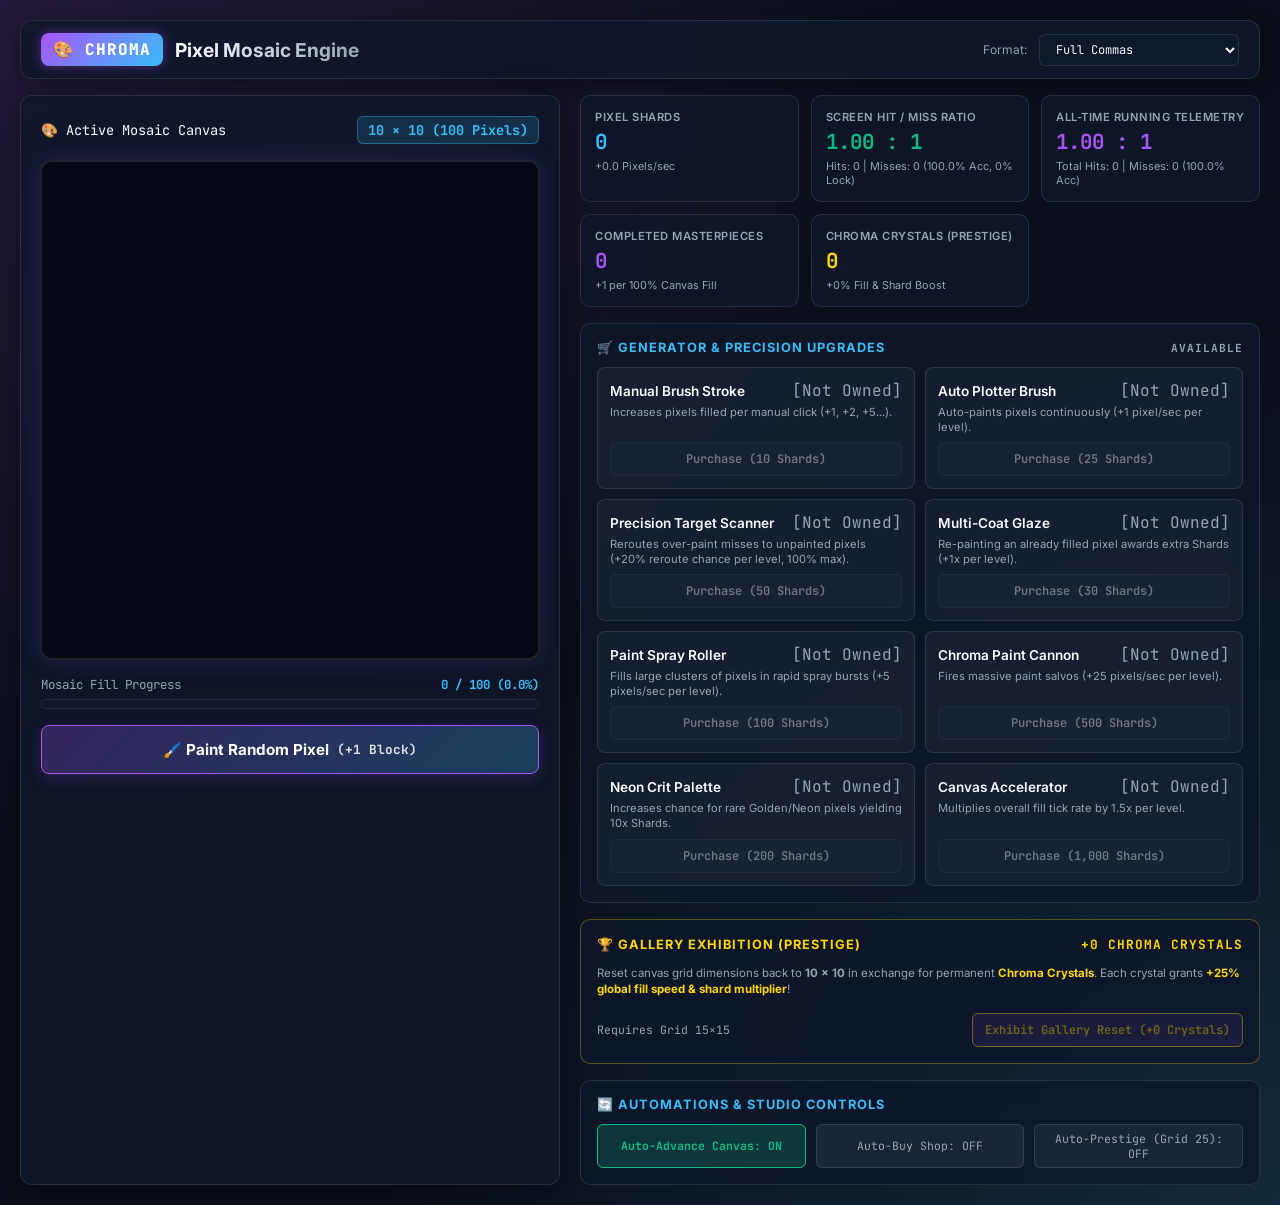
<file: random.html>
<!DOCTYPE html>
<html lang="en">

<head>
    <meta charset="UTF-8">
    <meta name="viewport" content="width=device-width, initial-scale=1.0">
    <title>Chroma Canvas Engine - Pixel Mosaic Incremental</title>
    <link rel="preconnect" href="https://fonts.googleapis.com">
    <link rel="preconnect" href="https://fonts.gstatic.com" crossorigin>
    <link href="https://fonts.googleapis.com/css2?family=Inter:wght@300;400;600;700;800&family=JetBrains+Mono:wght@400;600;700&display=swap" rel="stylesheet">
    <style>
        :root {
            --bg-color: #0b0f19;
            --panel-bg: rgba(15, 23, 42, 0.85);
            --panel-border: rgba(255, 255, 255, 0.1);
            --accent-purple: #a855f7;
            --accent-cyan: #38bdf8;
            --accent-green: #10b981;
            --accent-pink: #ec4899;
            --accent-yellow: #f59e0b;
            --accent-gold: #ffd700;
            --accent-red: #ef4444;
            --text-main: #f8fafc;
            --text-muted: #94a3b8;
            --font-sans: 'Inter', system-ui, -apple-system, sans-serif;
            --font-mono: 'JetBrains Mono', monospace;
        }

        * {
            box-sizing: border-box;
            margin: 0;
            padding: 0;
        }

        body {
            background-color: var(--bg-color);
            background-image: 
                radial-gradient(at 0% 0%, rgba(168, 85, 247, 0.15) 0px, transparent 50%),
                radial-gradient(at 100% 100%, rgba(56, 189, 248, 0.15) 0px, transparent 50%);
            color: var(--text-main);
            font-family: var(--font-sans);
            min-height: 100vh;
            display: flex;
            flex-direction: column;
            padding: 20px;
            gap: 16px;
        }

        /* HEADER */
        .app-header {
            display: flex;
            justify-content: space-between;
            align-items: center;
            background: var(--panel-bg);
            border: 1px solid var(--panel-border);
            border-radius: 12px;
            padding: 12px 20px;
            backdrop-filter: blur(12px);
            box-shadow: 0 4px 20px rgba(0, 0, 0, 0.4);
        }

        .title-group {
            display: flex;
            align-items: center;
            gap: 12px;
        }

        .logo-badge {
            background: linear-gradient(135deg, var(--accent-purple), var(--accent-cyan));
            color: #fff;
            font-weight: 800;
            font-size: 1rem;
            padding: 6px 12px;
            border-radius: 8px;
            font-family: var(--font-mono);
            letter-spacing: 1px;
            box-shadow: 0 0 12px rgba(168, 85, 247, 0.4);
        }

        .app-title {
            font-size: 1.2rem;
            font-weight: 700;
            background: linear-gradient(90deg, #fff, var(--text-muted));
            -webkit-background-clip: text;
            -webkit-text-fill-color: transparent;
        }

        .header-controls {
            display: flex;
            align-items: center;
            gap: 12px;
        }

        .select-input {
            background: #0f172a;
            border: 1px solid var(--panel-border);
            color: var(--text-main);
            padding: 6px 12px;
            border-radius: 6px;
            font-family: var(--font-mono);
            font-size: 0.75rem;
            cursor: pointer;
            outline: none;
        }

        .select-input:focus {
            border-color: var(--accent-cyan);
        }

        /* MAIN SPLIT LAYOUT */
        .game-layout {
            display: grid;
            grid-template-columns: 540px 1fr;
            gap: 20px;
            flex: 1;
        }

        @media (max-width: 1100px) {
            .game-layout {
                grid-template-columns: 1fr;
            }
        }

        /* LEFT STAGE: CANVAS DISPLAY & PROGRESS */
        .stage-panel {
            background: var(--panel-bg);
            border: 1px solid var(--panel-border);
            border-radius: 12px;
            padding: 20px;
            backdrop-filter: blur(12px);
            display: flex;
            flex-direction: column;
            align-items: center;
            gap: 16px;
            box-shadow: 0 8px 32px rgba(0, 0, 0, 0.4);
        }

        .stage-header {
            width: 100%;
            display: flex;
            justify-content: space-between;
            align-items: center;
            font-family: var(--font-mono);
            font-size: 0.85rem;
        }

        .grid-badge {
            background: rgba(56, 189, 248, 0.15);
            border: 1px solid rgba(56, 189, 248, 0.4);
            color: var(--accent-cyan);
            padding: 4px 10px;
            border-radius: 6px;
            font-weight: bold;
        }

        .canvas-container {
            position: relative;
            width: 500px;
            height: 500px;
            background: #060913;
            border: 2px solid var(--panel-border);
            border-radius: 12px;
            overflow: hidden;
            box-shadow: inset 0 0 20px rgba(0, 0, 0, 0.8), 0 0 25px rgba(168, 85, 247, 0.15);
            cursor: pointer;
            user-select: none;
            transition: border-color 0.2s ease, box-shadow 0.2s ease;
        }

        .canvas-container:hover {
            border-color: var(--accent-purple);
            box-shadow: inset 0 0 20px rgba(0, 0, 0, 0.8), 0 0 30px rgba(168, 85, 247, 0.3);
        }

        #pixel-canvas {
            width: 100%;
            height: 100%;
            display: block;
            image-rendering: pixelated;
        }

        .canvas-overlay-progress {
            width: 100%;
            display: flex;
            flex-direction: column;
            gap: 6px;
        }

        .progress-label-row {
            display: flex;
            justify-content: space-between;
            font-family: var(--font-mono);
            font-size: 0.78rem;
            color: var(--text-muted);
        }

        .progress-bar-bg {
            width: 100%;
            height: 10px;
            background: #0f172a;
            border-radius: 5px;
            overflow: hidden;
            border: 1px solid var(--panel-border);
        }

        .progress-bar-fill {
            height: 100%;
            background: linear-gradient(90deg, var(--accent-purple), var(--accent-cyan));
            width: 0%;
            transition: width 0.08s linear;
        }

        .manual-paint-btn {
            width: 100%;
            padding: 14px;
            background: linear-gradient(135deg, rgba(168, 85, 247, 0.25), rgba(56, 189, 248, 0.25));
            border: 1px solid var(--accent-purple);
            color: #fff;
            font-family: var(--font-sans);
            font-weight: 700;
            font-size: 0.95rem;
            border-radius: 8px;
            cursor: pointer;
            transition: all 0.15s ease;
            display: flex;
            justify-content: center;
            align-items: center;
            gap: 8px;
            box-shadow: 0 4px 15px rgba(168, 85, 247, 0.2);
        }

        .manual-paint-btn:hover {
            transform: translateY(-2px);
            background: linear-gradient(135deg, rgba(168, 85, 247, 0.4), rgba(56, 189, 248, 0.4));
            box-shadow: 0 0 25px rgba(168, 85, 247, 0.5);
        }

        .manual-paint-btn:active {
            transform: translateY(1px);
        }

        /* RIGHT DASHBOARD: CURRENCIES, SHOP, PRESTIGE & AUTOMATIONS */
        .dashboard-panel {
            display: flex;
            flex-direction: column;
            gap: 16px;
            overflow-y: auto;
        }

        /* CURRENCY CARDS GRID */
        .currency-grid {
            display: grid;
            grid-template-columns: repeat(auto-fit, minmax(200px, 1fr));
            gap: 12px;
        }

        .currency-card {
            background: var(--panel-bg);
            border: 1px solid var(--panel-border);
            border-radius: 10px;
            padding: 14px;
            backdrop-filter: blur(12px);
            display: flex;
            flex-direction: column;
            gap: 4px;
        }

        .currency-title {
            font-size: 0.7rem;
            color: var(--text-muted);
            text-transform: uppercase;
            letter-spacing: 0.5px;
            font-weight: 600;
        }

        .currency-value {
            font-family: var(--font-mono);
            font-size: 1.3rem;
            font-weight: 700;
            color: var(--accent-cyan);
        }

        .currency-value.purple { color: var(--accent-purple); }
        .currency-value.gold { color: var(--accent-gold); }
        .currency-value.green { color: var(--accent-green); }

        .currency-subtext {
            font-size: 0.68rem;
            color: var(--text-muted);
        }

        /* SECTIONS & SHOP PANELS */
        .section-panel {
            background: var(--panel-bg);
            border: 1px solid var(--panel-border);
            border-radius: 10px;
            padding: 16px;
            backdrop-filter: blur(12px);
            display: flex;
            flex-direction: column;
            gap: 12px;
        }

        .section-header {
            font-size: 0.8rem;
            font-weight: 700;
            color: var(--accent-cyan);
            text-transform: uppercase;
            letter-spacing: 1px;
            display: flex;
            justify-content: space-between;
            align-items: center;
        }

        .shop-grid {
            display: grid;
            grid-template-columns: repeat(auto-fit, minmax(240px, 1fr));
            gap: 10px;
        }

        .shop-card {
            background: rgba(30, 41, 59, 0.5);
            border: 1px solid var(--panel-border);
            border-radius: 8px;
            padding: 12px;
            display: flex;
            flex-direction: column;
            justify-content: space-between;
            gap: 8px;
            transition: all 0.15s ease;
        }

        .shop-card:hover {
            border-color: rgba(255, 255, 255, 0.2);
            background: rgba(30, 41, 59, 0.8);
        }

        .shop-title {
            font-size: 0.85rem;
            font-weight: 600;
            color: var(--text-main);
        }

        .shop-desc {
            font-size: 0.7rem;
            color: var(--text-muted);
            line-height: 1.3;
        }

        .shop-btn {
            background: #1e293b;
            border: 1px solid var(--panel-border);
            color: var(--text-main);
            padding: 8px 12px;
            border-radius: 6px;
            font-family: var(--font-mono);
            font-size: 0.75rem;
            font-weight: 600;
            cursor: pointer;
            transition: all 0.15s ease;
            text-align: center;
        }

        .shop-btn:hover:not(:disabled) {
            background: rgba(56, 189, 248, 0.2);
            border-color: var(--accent-cyan);
            color: #fff;
        }

        .shop-btn:disabled {
            opacity: 0.4;
            cursor: not-allowed;
        }

        .shop-btn.purchase-btn {
            background: rgba(168, 85, 247, 0.2);
            border-color: var(--accent-purple);
            color: #fff;
        }

        .shop-btn.purchase-btn:hover:not(:disabled) {
            background: rgba(168, 85, 247, 0.4);
            box-shadow: 0 0 12px rgba(168, 85, 247, 0.4);
        }

        /* TOGGLE BUTTONS */
        .toggle-btn {
            background: rgba(30, 41, 59, 0.8);
            border: 1px solid var(--panel-border);
            color: var(--text-muted);
            padding: 6px 12px;
            border-radius: 6px;
            font-family: var(--font-mono);
            font-size: 0.72rem;
            cursor: pointer;
            transition: all 0.15s ease;
        }

        .toggle-btn.active {
            background: rgba(16, 185, 129, 0.2);
            border-color: var(--accent-green);
            color: var(--accent-green);
            font-weight: bold;
        }
    </style>
</head>

<body>
    <!-- HEADER -->
    <header class="app-header">
        <div class="title-group">
            <div class="logo-badge">🎨 CHROMA</div>
            <div class="app-title">Pixel Mosaic Engine</div>
        </div>
        <div class="header-controls">
            <label for="format-select" style="font-size: 0.75rem; color: var(--text-muted);">Format:</label>
            <select id="format-select" class="select-input" onchange="updateNumberFormatMode(this.value)">
                <option value="commas" selected>Full Commas</option>
                <option value="scientific">Scientific (1.84e19)</option>
                <option value="engineering">Engineering (18.45e18)</option>
                <option value="names">Short Names (18.45 M)</option>
                <option value="hex">Hexadecimal (0xFF...)</option>
            </select>
        </div>
    </header>

    <!-- MAIN GAME LAYOUT -->
    <div class="game-layout">
        <!-- LEFT: CANVAS DISPLAY & STAGE -->
        <div class="stage-panel">
            <div class="stage-header">
                <span>🎨 Active Mosaic Canvas</span>
                <span class="grid-badge" id="grid-dim-label">10 × 10 (100 Pixels)</span>
            </div>

            <!-- HTML5 CANVAS -->
            <div class="canvas-container" id="canvas-wrapper" onclick="game.manualPaintClick()">
                <canvas id="pixel-canvas" width="500" height="500"></canvas>
            </div>

            <!-- OVERLAY PROGRESS BAR -->
            <div class="canvas-overlay-progress">
                <div class="progress-label-row">
                    <span>Mosaic Fill Progress</span>
                    <span id="canvas-progress-text" style="font-weight: bold; color: var(--accent-cyan);">0 / 100 (0.0%)</span>
                </div>
                <div class="progress-bar-bg">
                    <div class="progress-bar-fill" id="canvas-progress-bar"></div>
                </div>
            </div>

            <button class="manual-paint-btn" onclick="game.manualPaintClick()">
                <span>🖌️ Paint Random Pixel</span>
                <span id="manual-power-label" style="font-family: var(--font-mono); font-size: 0.8rem; opacity: 0.85;">(+1 Block)</span>
            </button>
        </div>

        <!-- RIGHT: TELEMETRY DASHBOARD, SHOP, PRESTIGE & AUTOMATIONS -->
        <div class="dashboard-panel">
            <!-- CURRENCY CARDS -->
            <div class="currency-grid">
                <div class="currency-card">
                    <span class="currency-title">Pixel Shards</span>
                    <span class="currency-value" id="stat-shards-val">0</span>
                    <span class="currency-subtext" id="stat-fill-rate">+0.0 Pixels/sec</span>
                </div>

                <div class="currency-card">
                    <span class="currency-title">Screen Hit / Miss Ratio</span>
                    <span class="currency-value green" id="stat-ratio-val">1.00 : 1</span>
                    <span class="currency-subtext" id="stat-ratio-subtext">Hits: 0 | Misses: 0 (100% Acc)</span>
                </div>

                <div class="currency-card">
                    <span class="currency-title">All-Time Running Telemetry</span>
                    <span class="currency-value purple" id="stat-alltime-ratio-val">1.00 : 1</span>
                    <span class="currency-subtext" id="stat-alltime-ratio-subtext">Hits: 0 | Misses: 0 (100% Acc)</span>
                </div>

                <div class="currency-card">
                    <span class="currency-title">Completed Masterpieces</span>
                    <span class="currency-value purple" id="stat-masterpieces-val">0</span>
                    <span class="currency-subtext">+1 per 100% Canvas Fill</span>
                </div>

                <div class="currency-card">
                    <span class="currency-title">Chroma Crystals (Prestige)</span>
                    <span class="currency-value gold" id="stat-crystals-val">0</span>
                    <span class="currency-subtext" id="stat-chroma-multiplier">+0% Permanent Boost</span>
                </div>
            </div>

            <!-- GENERATORS & UPGRADES SHOP -->
            <div class="section-panel">
                <div class="section-header">
                    <span>🛒 Generator & Precision Upgrades</span>
                    <span id="shop-count-label" style="font-family: var(--font-mono); font-size: 0.7rem; color: var(--text-muted);">Available</span>
                </div>
                <div class="shop-grid" id="shop-grid">
                    <!-- Dynamically populated shop items -->
                </div>
            </div>

            <!-- PRESTIGE & GALLERY EXHIBITION -->
            <div class="section-panel" style="border-color: rgba(255, 215, 0, 0.3);">
                <div class="section-header" style="color: var(--accent-gold);">
                    <span>🏆 Gallery Exhibition (Prestige)</span>
                    <span id="prestige-reward-badge" style="font-family: var(--font-mono); color: var(--accent-gold);">+0 Chroma Crystals</span>
                </div>
                <p style="font-size: 0.72rem; color: var(--text-muted); line-height: 1.4;">
                    Reset canvas grid dimensions back to <strong id="reset-dim-label">10 × 10</strong> in exchange for permanent <strong style="color: var(--accent-gold);">Chroma Crystals</strong>. Each crystal grants <strong style="color: var(--accent-gold);">+25% global fill speed & shard multiplier</strong>!
                </p>
                <div style="display: flex; justify-content: space-between; align-items: center; margin-top: 4px;">
                    <span style="font-size: 0.72rem; font-family: var(--font-mono); color: var(--text-muted);" id="prestige-req-label">Requires Grid 15×15</span>
                    <button class="shop-btn purchase-btn" id="btn-prestige" onclick="game.executePrestige()" style="border-color: var(--accent-gold); color: var(--accent-gold);" disabled>
                        Exhibit Gallery Reset (+0 Crystals)
                    </button>
                </div>
            </div>

            <!-- AUTOMATIONS & TARGETS -->
            <div class="section-panel">
                <div class="section-header">
                    <span>🔄 Automations & Studio Controls</span>
                </div>
                <div style="display: grid; grid-template-columns: repeat(auto-fit, minmax(180px, 1fr)); gap: 10px;">
                    <button class="toggle-btn active" id="btn-auto-advance" onclick="game.toggleAutoAdvance()">
                        Auto-Advance Canvas: ON
                    </button>
                    <button class="toggle-btn" id="btn-auto-buy" onclick="game.toggleAutoBuy()">
                        Auto-Buy Shop: OFF
                    </button>
                    <button class="toggle-btn" id="btn-auto-prestige" onclick="game.toggleAutoPrestige()">
                        Auto-Prestige: OFF
                    </button>
                </div>
            </div>
        </div>
    </div>

    <script>
        // =========================================================================
        // 1. NUMBER FORMATTER UTILITY
        // =========================================================================
        class NumberFormatter {
            constructor() {
                this.currentMode = 'commas';
            }

            setMode(mode) {
                this.currentMode = mode;
            }

            format(value) {
                const bigVal = typeof value === 'bigint' ? value : BigInt(Math.floor(value));

                if (this.currentMode === 'hex') {
                    return '0x' + bigVal.toString(16).toUpperCase();
                }

                if (bigVal < 1000000n) {
                    return bigVal.toLocaleString();
                }

                const str = bigVal.toString();
                const len = str.length;

                switch (this.currentMode) {
                    case 'scientific': {
                        if (bigVal === 0n) return '0.00e0';
                        const exp = len - 1;
                        const mantissa = (Number(str.substring(0, 4)) / Math.pow(10, Math.min(3, len - 1))).toFixed(2);
                        return `${mantissa}e${exp}`;
                    }

                    case 'engineering': {
                        if (bigVal === 0n) return '0.00e0';
                        const exp = len - 1;
                        const engExp = Math.floor(exp / 3) * 3;
                        const rem = exp - engExp;
                        const digitsNeeded = rem + 3;
                        const sliceStr = str.substring(0, digitsNeeded);
                        const mantissa = (Number(sliceStr) / Math.pow(10, digitsNeeded - 1 - rem)).toFixed(2);
                        return `${mantissa}e${engExp}`;
                    }

                    case 'names': {
                        const units = ["", "K", "M", "B", "T", "Qa", "Qi", "Sx", "Sp", "Oc", "No", "Dc"];
                        if (bigVal === 0n) return '0';
                        const i = Math.floor((len - 1) / 3);
                        if (i > 0 && i < units.length) {
                            const rem = (len - 1) % 3;
                            const digitsNeeded = rem + 3;
                            const sliceStr = str.substring(0, digitsNeeded);
                            const mantissa = (Number(sliceStr) / Math.pow(10, digitsNeeded - 1 - rem)).toFixed(2);
                            return `${mantissa} ${units[i]}`;
                        }
                        const exp = len - 1;
                        const mantissa = (Number(str.substring(0, 4)) / Math.pow(10, Math.min(3, len - 1))).toFixed(2);
                        return `${mantissa}e${exp}`;
                    }

                    case 'commas':
                    default:
                        return bigVal.toLocaleString();
                }
            }
        }

        const formatter = new NumberFormatter();

        function updateNumberFormatMode(mode) {
            formatter.setMode(mode);
            updateUI();
        }

        // =========================================================================
        // 2. CORE GAME ENGINE & HTML5 CANVAS CONTROLLER
        // =========================================================================
        class GameEngine {
            constructor() {
                this.gridSize = 10; // Starts at 10x10
                this.maxGridSize = 1000;
                this.filledPixels = 0;

                // Fast Unfilled Pixel Tracker
                this.unfilledIndices = [];
                this.pixelColors = [];

                // Hit / Miss Accuracy Telemetry (Per-Screen & All-Time Running Total)
                this.totalAttemptsThisRun = 0;
                this.hitsThisRun = 0;
                this.missesThisRun = 0;

                this.allTimeAttempts = 0n;
                this.allTimeHits = 0n;
                this.allTimeMisses = 0n;

                // Currencies
                this.shards = 0n;
                this.masterpieces = 0n;
                this.chromaCrystals = 0n;

                // Shop Items & Upgrades
                this.shop = {
                    brushPower: { name: "Manual Brush Stroke", level: 0, baseCost: 10n, costMult: 2n, desc: "Increases pixels filled per manual click (+1, +2, +5...)." },
                    autoBrush: { name: "Auto Plotter Brush", level: 0, baseCost: 25n, costMult: 2n, desc: "Auto-paints pixels continuously (+1 pixel/sec per level)." },
                    smartScanner: { name: "Precision Target Scanner", level: 0, baseCost: 50n, costMult: 3n, desc: "Reroutes over-paint misses to unpainted pixels (+20% reroute chance per level, 100% max)." },
                    colorLayering: { name: "Multi-Coat Glaze", level: 0, baseCost: 30n, costMult: 2n, desc: "Re-painting an already filled pixel awards extra Shards (+1x per level)." },
                    sprayRoller: { name: "Paint Spray Roller", level: 0, baseCost: 100n, costMult: 3n, desc: "Fills large clusters of pixels in rapid spray bursts (+5 pixels/sec per level)." },
                    paintCannon: { name: "Chroma Paint Cannon", level: 0, baseCost: 500n, costMult: 4n, desc: "Fires massive paint salvos (+25 pixels/sec per level)." },
                    critPalette: { name: "Neon Crit Palette", level: 0, baseCost: 200n, costMult: 5n, desc: "Increases chance for rare Golden/Neon pixels yielding 10x Shards." },
                    speedBoost: { name: "Canvas Accelerator", level: 0, baseCost: 1000n, costMult: 5n, desc: "Multiplies overall fill tick rate by 1.5x per level." }
                };

                // Automations
                this.autoAdvance = true;
                this.autoBuy = false;
                this.autoPrestige = false;
                this.autoPrestigeTargetGrid = 25;

                // Accumulator & Loop Timers
                this.autoAccumulator = 0.0;
                this.hueOffset = Math.floor(Math.random() * 360);

                // Init First Grid
                this.initGrid(this.gridSize);
            }

            initGrid(size) {
                this.gridSize = size;
                const total = size * size;
                this.filledPixels = 0;
                this.unfilledIndices = new Array(total);
                this.pixelColors = new Array(total);

                this.totalAttemptsThisRun = 0;
                this.hitsThisRun = 0;
                this.missesThisRun = 0;

                for (let i = 0; i < total; i++) {
                    this.unfilledIndices[i] = i;
                    this.pixelColors[i] = null;
                }

                // Random hue theme for this grid
                this.hueOffset = (this.hueOffset + 45) % 360;
                renderCanvas(this);
            }

            getClickPower() {
                return BigInt(1 + this.shop.brushPower.level * 2);
            }

            getAutoFillRate() {
                let rate = (this.shop.autoBrush.level * 1.0) + (this.shop.sprayRoller.level * 5.0) + (this.shop.paintCannon.level * 25.0);
                // Canvas Accelerator Multiplier (1.5x per level)
                const speedMult = Math.pow(1.5, this.shop.speedBoost.level);
                // Chroma Crystals Multiplier (+25% per crystal)
                const crystalMult = 1.0 + (Number(this.chromaCrystals) * 0.25);
                return rate * speedMult * crystalMult;
            }

            getCritChance() {
                return 0.05 + (this.shop.critPalette.level * 0.05); // Base 5% -> 10% -> 15%
            }

            getRandomPastelColor() {
                const isCrit = Math.random() < this.getCritChance();
                if (isCrit) {
                    return { color: '#ffd700', isCrit: true }; // Golden Crit Pixel
                }
                const h = (this.hueOffset + Math.floor(Math.random() * 60) - 30 + 360) % 360;
                const s = 65 + Math.floor(Math.random() * 20); // 65-85% pastel saturation
                const l = 75 + Math.floor(Math.random() * 15); // 75-90% lightness
                return { color: `hsl(${h}, ${s}%, ${l}%)`, isCrit: false };
            }

            fillPixels(count) {
                if (this.unfilledIndices.length === 0) return 0;

                const totalPixelsInGrid = this.gridSize * this.gridSize;
                let shardsGained = 0n;
                const crystalMult = 1n + (this.chromaCrystals / 4n); // +25% shards per crystal

                // Reroute Chance from Smart Scanner (0% -> 20% -> 40% -> 60% -> 80% -> 100%)
                const rerouteChance = Math.min(1.0, this.shop.smartScanner.level * 0.20);

                for (let k = 0; k < count; k++) {
                    if (this.unfilledIndices.length === 0) break;

                    this.totalAttemptsThisRun++;
                    this.allTimeAttempts++;

                    // True Random (X, Y) Index
                    let pixelIdx = Math.floor(Math.random() * totalPixelsInGrid);
                    let isHit = false;

                    if (this.pixelColors[pixelIdx] === null) {
                        // DIRECT HIT on an unpainted pixel
                        isHit = true;
                    } else {
                        // MISS / OVER-PAINT! Check if Smart Scanner reroutes to an unpainted pixel
                        if (Math.random() < rerouteChance && this.unfilledIndices.length > 0) {
                            const randIdx = Math.floor(Math.random() * this.unfilledIndices.length);
                            pixelIdx = this.unfilledIndices[randIdx];
                            isHit = true;
                        }
                    }

                    if (isHit) {
                        // Remove from unfilledIndices array
                        const posInUnfilled = this.unfilledIndices.indexOf(pixelIdx);
                        if (posInUnfilled !== -1) {
                            const lastIdx = this.unfilledIndices.length - 1;
                            this.unfilledIndices[posInUnfilled] = this.unfilledIndices[lastIdx];
                            this.unfilledIndices.pop();
                        }

                        // Paint new pixel
                        const colorData = this.getRandomPastelColor();
                        this.pixelColors[pixelIdx] = colorData.color;
                        this.filledPixels++;
                        this.hitsThisRun++;
                        this.allTimeHits++;

                        const pixelValue = colorData.isCrit ? 10n : 1n;
                        shardsGained += pixelValue * crystalMult;
                    } else {
                        // MISS / OVER-PAINT: Re-painting existing pixel
                        this.missesThisRun++;
                        this.allTimeMisses++;
                        const layeringBonus = BigInt(1 + this.shop.colorLayering.level);
                        shardsGained += layeringBonus * crystalMult;
                    }
                }

                this.shards += shardsGained;
                renderCanvas(this);

                // Check 100% Completion
                if (this.unfilledIndices.length === 0) {
                    this.onGridComplete();
                }

                updateUI();
                return count;
            }

            manualPaintClick() {
                const count = Number(this.getClickPower());
                this.fillPixels(count);
            }

            onGridComplete() {
                this.masterpieces += 1n;
                // Burst Particle Wave Animation
                triggerCompletionWave();

                if (this.autoAdvance && this.gridSize < this.maxGridSize) {
                    setTimeout(() => {
                        this.initGrid(this.gridSize + 1);
                    }, 150);
                }
            }

            canPrestige() {
                return this.gridSize >= 15;
            }

            getPrestigeCrystalsYield() {
                if (!this.canPrestige()) return 0n;
                const baseCrystals = BigInt(Math.floor((this.gridSize * this.gridSize) / 100));
                return baseCrystals;
            }

            executePrestige() {
                if (!this.canPrestige()) return false;
                const yieldCrystals = this.getPrestigeCrystalsYield();
                this.chromaCrystals += yieldCrystals;

                // Reset grid back to 10x10
                this.initGrid(10);
                updateUI();
                return true;
            }

            getShopCost(key) {
                const item = this.shop[key];
                if (!item) return 0n;
                let cost = item.baseCost;
                for (let i = 0; i < item.level; i++) {
                    cost *= item.costMult;
                }
                return cost;
            }

            canBuyShopItem(key) {
                return this.shards >= this.getShopCost(key);
            }

            buyShopItem(key) {
                if (!this.canBuyShopItem(key)) return false;
                const cost = this.getShopCost(key);
                this.shards -= cost;
                this.shop[key].level += 1;
                updateUI();
                return true;
            }

            toggleAutoAdvance() {
                this.autoAdvance = !this.autoAdvance;
                updateUI();
            }

            toggleAutoBuy() {
                this.autoBuy = !this.autoBuy;
                updateUI();
            }

            toggleAutoPrestige() {
                this.autoPrestige = !this.autoPrestige;
                updateUI();
            }

            tick(dt) {
                // Auto-Fill Generators
                const autoRate = this.getAutoFillRate();
                if (autoRate > 0) {
                    this.autoAccumulator += autoRate * dt;
                    if (this.autoAccumulator >= 1.0) {
                        const count = Math.floor(this.autoAccumulator);
                        this.autoAccumulator -= count;
                        this.fillPixels(count);
                    }
                }

                // Auto-Buy Logic
                if (this.autoBuy) {
                    for (const key in this.shop) {
                        if (this.canBuyShopItem(key)) {
                            this.buyShopItem(key);
                        }
                    }
                }

                // Auto-Prestige Logic
                if (this.autoPrestige && this.canPrestige() && this.gridSize >= this.autoPrestigeTargetGrid) {
                    this.executePrestige();
                }
            }
        }

        // =========================================================================
        // 3. HTML5 CANVAS RENDERER & VISUAL EFFECTS
        // =========================================================================
        function renderCanvas(engine) {
            if (!engine) return;
            const canvas = document.getElementById('pixel-canvas');
            if (!canvas) return;
            const ctx = canvas.getContext('2d');
            if (!ctx) return;

            const size = engine.gridSize;
            const total = size * size;
            const tileSize = canvas.width / size;

            ctx.fillStyle = '#060913';
            ctx.fillRect(0, 0, canvas.width, canvas.height);

            ctx.imageSmoothingEnabled = false;

            for (let i = 0; i < total; i++) {
                const color = engine.pixelColors[i];
                if (color) {
                    const row = Math.floor(i / size);
                    const col = i % size;
                    const x = col * tileSize;
                    const y = row * tileSize;

                    ctx.fillStyle = color;
                    ctx.fillRect(x, y, tileSize, tileSize);

                    // Cell borders for low-density grids (< 50x50)
                    if (size <= 50) {
                        ctx.strokeStyle = 'rgba(0, 0, 0, 0.15)';
                        ctx.lineWidth = 0.5;
                        ctx.strokeRect(x, y, tileSize, tileSize);
                    }
                }
            }
        }

        function triggerCompletionWave() {
            const wrapper = document.getElementById('canvas-wrapper');
            wrapper.style.borderColor = 'var(--accent-gold)';
            wrapper.style.boxShadow = '0 0 45px rgba(255, 215, 0, 0.8)';

            setTimeout(() => {
                wrapper.style.borderColor = 'var(--panel-border)';
                wrapper.style.boxShadow = 'inset 0 0 20px rgba(0, 0, 0, 0.8), 0 0 25px rgba(168, 85, 247, 0.15)';
            }, 300);
        }

        // =========================================================================
        // 4. UI CONTROLLER & RENDERER
        // =========================================================================
        function updateUI() {
            const size = game.gridSize;
            const total = size * size;
            const filled = game.filledPixels;
            const pct = ((filled / total) * 100).toFixed(1);

            document.getElementById('grid-dim-label').innerText = `${size} × ${size} (${formatter.format(BigInt(total))} Pixels)`;
            document.getElementById('canvas-progress-text').innerText = `${formatter.format(BigInt(filled))} / ${formatter.format(BigInt(total))} (${pct}%)`;
            document.getElementById('canvas-progress-bar').style.width = `${pct}%`;

            document.getElementById('manual-power-label').innerText = `(+${game.getClickPower()} Block${game.getClickPower() > 1n ? 's' : ''})`;

            // Currencies
            document.getElementById('stat-shards-val').innerText = formatter.format(game.shards);
            document.getElementById('stat-fill-rate').innerText = `+${game.getAutoFillRate().toFixed(1)} Pixels/sec`;

            // Hit / Miss Ratio Telemetry (Per-Screen)
            const currAttempts = game.totalAttemptsThisRun;
            const currHits = game.hitsThisRun;
            const currMisses = game.missesThisRun;
            const currAcc = currAttempts > 0 ? ((currHits / currAttempts) * 100).toFixed(1) : '100.0';
            const currRatio = currMisses > 0 ? `${(currHits / currMisses).toFixed(2)} : 1` : (currHits > 0 ? `${currHits} : 0` : '1.00 : 1');
            const scannerPct = Math.min(100, game.shop.smartScanner.level * 20);

            document.getElementById('stat-ratio-val').innerText = currRatio;
            document.getElementById('stat-ratio-subtext').innerText = `Hits: ${formatter.format(BigInt(currHits))} | Misses: ${formatter.format(BigInt(currMisses))} (${currAcc}% Acc, ${scannerPct}% Lock)`;

            // Hit / Miss Ratio Telemetry (All-Time Running Total)
            const allAttempts = game.allTimeAttempts;
            const allHits = game.allTimeHits;
            const allMisses = game.allTimeMisses;
            const allAcc = allAttempts > 0n ? ((Number(allHits) / Number(allAttempts)) * 100).toFixed(1) : '100.0';
            const allRatio = allMisses > 0n ? `${(Number(allHits) / Number(allMisses)).toFixed(2)} : 1` : (allHits > 0n ? `${formatter.format(allHits)} : 0` : '1.00 : 1');

            document.getElementById('stat-alltime-ratio-val').innerText = allRatio;
            document.getElementById('stat-alltime-ratio-subtext').innerText = `Total Hits: ${formatter.format(allHits)} | Misses: ${formatter.format(allMisses)} (${allAcc}% Acc)`;

            document.getElementById('stat-masterpieces-val').innerText = formatter.format(game.masterpieces);
            document.getElementById('stat-crystals-val').innerText = formatter.format(game.chromaCrystals);
            document.getElementById('stat-chroma-multiplier').innerText = `+${Number(game.chromaCrystals) * 25}% Fill & Shard Boost`;

            // Prestige UI
            const canPrestige = game.canPrestige();
            const yieldCrystals = game.getPrestigeCrystalsYield();
            document.getElementById('prestige-reward-badge').innerText = `+${formatter.format(yieldCrystals)} Chroma Crystals`;
            document.getElementById('btn-prestige').disabled = !canPrestige;
            document.getElementById('btn-prestige').innerText = `Exhibit Gallery Reset (+${formatter.format(yieldCrystals)} Crystals)`;

            // Automations Buttons
            document.getElementById('btn-auto-advance').className = `toggle-btn ${game.autoAdvance ? 'active' : ''}`;
            document.getElementById('btn-auto-advance').innerText = `Auto-Advance Canvas: ${game.autoAdvance ? 'ON' : 'OFF'}`;

            document.getElementById('btn-auto-buy').className = `toggle-btn ${game.autoBuy ? 'active' : ''}`;
            document.getElementById('btn-auto-buy').innerText = `Auto-Buy Shop: ${game.autoBuy ? 'ON' : 'OFF'}`;

            document.getElementById('btn-auto-prestige').className = `toggle-btn ${game.autoPrestige ? 'active' : ''}`;
            document.getElementById('btn-auto-prestige').innerText = `Auto-Prestige (Grid ${game.autoPrestigeTargetGrid}): ${game.autoPrestige ? 'ON' : 'OFF'}`;

            // Render Shop UI
            renderShopUI();
        }

        function renderShopUI() {
            const shopGrid = document.getElementById('shop-grid');
            let html = '';

            for (const key in game.shop) {
                const item = game.shop[key];
                const cost = game.getShopCost(key);
                const canAfford = game.canBuyShopItem(key);
                const isPurchased = item.level > 0;

                const btnText = isPurchased ?
                    `Lvl ${item.level + 1} (${formatter.format(cost)} Shards)` :
                    `Purchase (${formatter.format(cost)} Shards)`;

                const levelBadge = isPurchased ?
                    `<span style="font-family: var(--font-mono); font-weight: bold; color: var(--accent-cyan);">Lvl ${item.level}</span>` :
                    `<span style="font-family: var(--font-mono); color: var(--text-muted);">[Not Owned]</span>`;

                html += `
                    <div class="shop-card">
                        <div>
                            <div style="display: flex; justify-content: space-between; align-items: center;">
                                <span class="shop-title">${item.name}</span>
                                ${levelBadge}
                            </div>
                            <div class="shop-desc" style="margin-top: 4px;">${item.desc}</div>
                        </div>
                        <button class="shop-btn ${isPurchased ? 'purchase-btn' : ''}" onclick="game.buyShopItem('${key}')" ${!canAfford ? 'disabled' : ''}>
                            ${btnText}
                        </button>
                    </div>`;
            }

            if (shopGrid.dataset.lastHtml !== html) {
                shopGrid.innerHTML = html;
                shopGrid.dataset.lastHtml = html;
            }
        }

        // Initialize Engine & Game Loop
        const game = new GameEngine();
        let lastTime = performance.now();

        function gameLoop(currentTime) {
            const dt = (currentTime - lastTime) / 1000;
            lastTime = currentTime;

            game.tick(dt);
            requestAnimationFrame(gameLoop);
        }

        updateUI();
        requestAnimationFrame(gameLoop);
    </script>
</body>

</html>
</file>
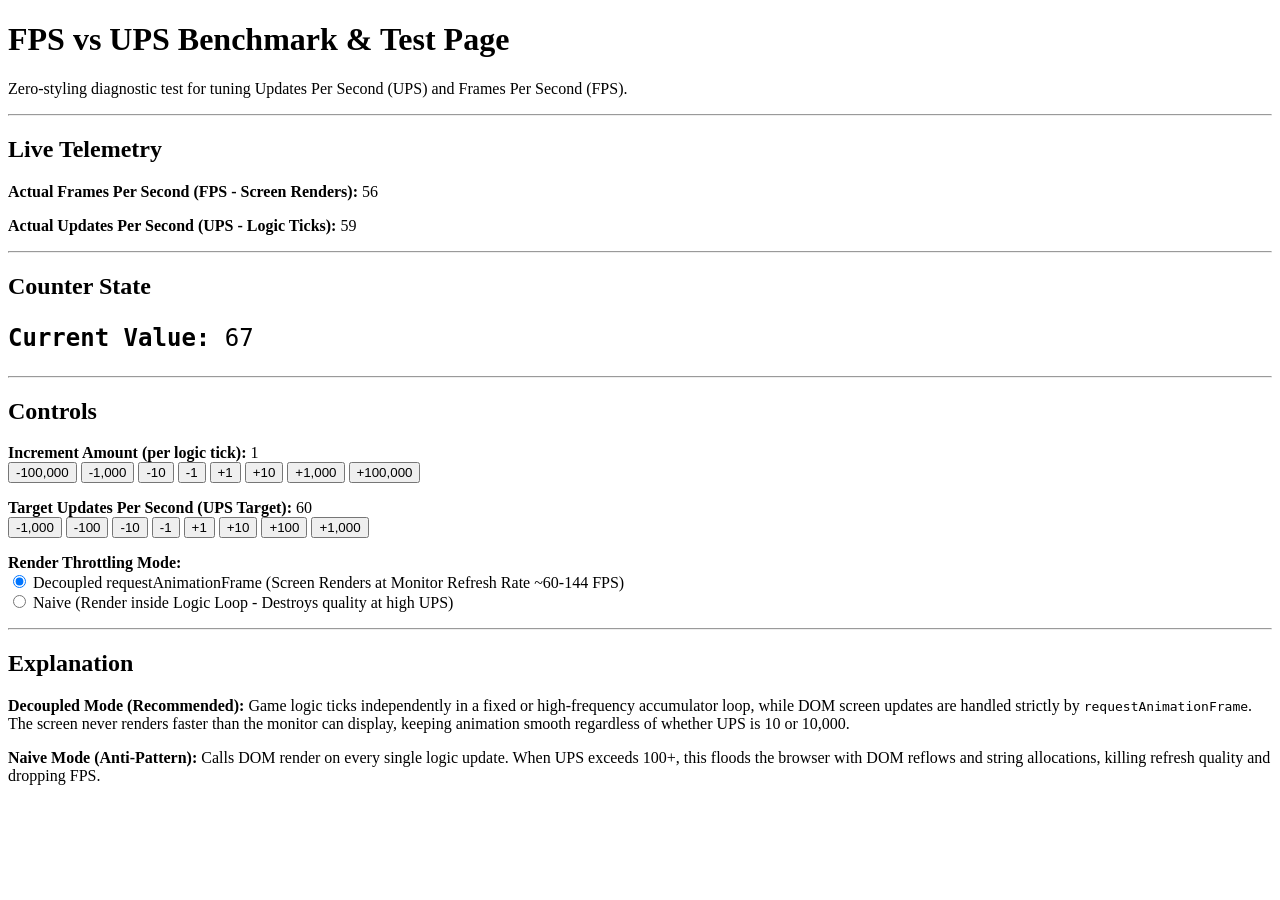
<file: ups_fps_demo.html>
<!DOCTYPE html>
<html lang="en">
<head>
    <meta charset="UTF-8">
    <title>FPS vs UPS Benchmark & Tuning Test</title>
</head>
<body>
    <h1>FPS vs UPS Benchmark & Test Page</h1>
    <p>Zero-styling diagnostic test for tuning Updates Per Second (UPS) and Frames Per Second (FPS).</p>

    <hr>

    <h2>Live Telemetry</h2>
    <p><strong>Actual Frames Per Second (FPS - Screen Renders):</strong> <span id="fps-val">0</span></p>
    <p><strong>Actual Updates Per Second (UPS - Logic Ticks):</strong> <span id="ups-val">0</span></p>

    <hr>

    <h2>Counter State</h2>
    <p style="font-size: 24px; font-family: monospace;"><strong>Current Value:</strong> <span id="counter-val">0</span></p>

    <hr>

    <h2>Controls</h2>

    <p>
        <strong>Increment Amount (per logic tick):</strong> <span id="increment-val">1</span><br>
        <button onclick="changeIncrement(-100000n)">-100,000</button>
        <button onclick="changeIncrement(-1000n)">-1,000</button>
        <button onclick="changeIncrement(-10n)">-10</button>
        <button onclick="changeIncrement(-1n)">-1</button>
        <button onclick="changeIncrement(1n)">+1</button>
        <button onclick="changeIncrement(10n)">+10</button>
        <button onclick="changeIncrement(1000n)">+1,000</button>
        <button onclick="changeIncrement(100000n)">+100,000</button>
    </p>

    <p>
        <strong>Target Updates Per Second (UPS Target):</strong> <span id="target-ups-val">60</span><br>
        <button onclick="changeTargetUPS(-1000)">-1,000</button>
        <button onclick="changeTargetUPS(-100)">-100</button>
        <button onclick="changeTargetUPS(-10)">-10</button>
        <button onclick="changeTargetUPS(-1)">-1</button>
        <button onclick="changeTargetUPS(1)">+1</button>
        <button onclick="changeTargetUPS(10)">+10</button>
        <button onclick="changeTargetUPS(100)">+100</button>
        <button onclick="changeTargetUPS(1000)">+1,000</button>
    </p>

    <p>
        <strong>Render Throttling Mode:</strong><br>
        <label><input type="radio" name="render-mode" value="raf" checked onclick="setRenderMode('raf')"> Decoupled requestAnimationFrame (Screen Renders at Monitor Refresh Rate ~60-144 FPS)</label><br>
        <label><input type="radio" name="render-mode" value="inside-ups" onclick="setRenderMode('inside-ups')"> Naive (Render inside Logic Loop - Destroys quality at high UPS)</label>
    </p>

    <hr>

    <h2>Explanation</h2>
    <div id="explanation">
        <p><strong>Decoupled Mode (Recommended):</strong> Game logic ticks independently in a fixed or high-frequency accumulator loop, while DOM screen updates are handled strictly by <code>requestAnimationFrame</code>. The screen never renders faster than the monitor can display, keeping animation smooth regardless of whether UPS is 10 or 10,000.</p>
        <p><strong>Naive Mode (Anti-Pattern):</strong> Calls DOM render on every single logic update. When UPS exceeds 100+, this floods the browser with DOM reflows and string allocations, killing refresh quality and dropping FPS.</p>
    </div>

    <script>
        // State Variables
        let counter = 0n;
        let increment = 1n;
        let targetUPS = 60; // Desired logic updates per second
        let renderMode = 'raf'; // 'raf' vs 'inside-ups'

        // Measurement Telemetry
        let frameCount = 0;
        let updateCount = 0;
        let actualFPS = 0;
        let actualUPS = 0;

        let lastTelemetryTime = performance.now();

        // Control Functions
        function changeIncrement(delta) {
            increment += delta;
            if (increment < 1n) increment = 1n;
            document.getElementById('increment-val').innerText = increment.toLocaleString();
        }

        function changeTargetUPS(delta) {
            targetUPS += delta;
            if (targetUPS < 1) targetUPS = 1;
            document.getElementById('target-ups-val').innerText = targetUPS.toLocaleString();
        }

        function setRenderMode(mode) {
            renderMode = mode;
        }

        // Logic Tick (Game Update)
        function logicTick() {
            counter += increment;
            updateCount++;

            // Anti-Pattern Mode: Render DOM directly inside logic tick
            if (renderMode === 'inside-ups') {
                renderDOM();
            }
        }

        // Render Function (DOM Update)
        let lastRenderedFormattedStr = "";
        function renderDOM() {
            frameCount++;
            const str = counter.toLocaleString();
            // Dirty check to avoid unnecessary DOM writes if string hasn't changed
            if (str !== lastRenderedFormattedStr) {
                document.getElementById('counter-val').innerText = str;
                lastRenderedFormattedStr = str;
            }
        }

        // High-Precision Decoupled Logic Engine Loop
        let lastLogicTime = performance.now();
        let logicAccumulator = 0;

        function runEngine() {
            const now = performance.now();
            const dt = now - lastLogicTime;
            lastLogicTime = now;

            // Telemetry calculation (once per second)
            if (now - lastTelemetryTime >= 1000) {
                actualFPS = frameCount;
                actualUPS = updateCount;
                frameCount = 0;
                updateCount = 0;
                lastTelemetryTime = now;

                document.getElementById('fps-val').innerText = actualFPS;
                document.getElementById('ups-val').innerText = actualUPS;
            }

            // Fixed step accumulator logic loop based on targetUPS
            const stepMs = 1000 / targetUPS;
            logicAccumulator += dt;

            // Cap max catch-up steps to prevent spiral of death if tab loses focus
            let steps = 0;
            const maxStepsPerFrame = 500;

            while (logicAccumulator >= stepMs && steps < maxStepsPerFrame) {
                logicTick();
                logicAccumulator -= stepMs;
                steps++;
            }

            // Decoupled Render Loop (runs strictly via requestAnimationFrame)
            if (renderMode === 'raf') {
                renderDOM();
            }

            requestAnimationFrame(runEngine);
        }

        // Initialize UI & Start Engine
        document.getElementById('increment-val').innerText = increment.toLocaleString();
        document.getElementById('target-ups-val').innerText = targetUPS.toLocaleString();
        requestAnimationFrame(runEngine);
    </script>
</body>
</html>
</file>
<file: MauiTestFlightApp/wwwroot/css/app.css>
:root {
    --bg-dark: #0A0915;
    --bg-card: #141226;
    --bg-card-alt: #1E1A3A;
    --neon-pink: #FF007F;
    --neon-cyan: #00F0FF;
    --neon-purple: #9D00FF;
    --neon-gold: #FFD700;
    --neon-green: #39FF14;
    --neon-red: #FF3131;
    --text-primary: #F8FAFC;
    --text-secondary: #A0A0C0;
    --border-neon: rgba(0, 240, 255, 0.3);
    --font-heading: 'Press Start 2P', monospace, sans-serif;
    --font-sans: 'Plus Jakarta Sans', system-ui, -apple-system, sans-serif;
}

/* Toned-Down Theme Override Mode */
body.theme-toned-down {
    --bg-dark: #0F172A;
    --bg-card: #1E293B;
    --bg-card-alt: #334155;
    --neon-pink: #818CF8;
    --neon-cyan: #38BDF8;
    --neon-purple: #6366F1;
    --neon-gold: #FBBF24;
    --neon-green: #34D399;
    --neon-red: #F87171;
    --text-primary: #F8FAFC;
    --text-secondary: #94A3B8;
    --border-neon: #334155;
    background-image: none;
}

* {
    box-sizing: border-box;
    margin: 0;
    padding: 0;
}

body {
    background-color: var(--bg-dark);
    background-image: 
        linear-gradient(rgba(255, 0, 127, 0.05) 1px, transparent 1px),
        linear-gradient(90deg, rgba(0, 240, 255, 0.05) 1px, transparent 1px);
    background-size: 30px 30px;
    color: var(--text-primary);
    font-family: var(--font-sans);
    line-height: 1.5;
    display: flex;
    justify-content: center;
    min-height: 100vh;
    padding: 12px;
    overflow-x: hidden;
}

/* Splash Screen Overlay */
.splash-screen {
    position: fixed;
    top: 0;
    left: 0;
    width: 100vw;
    height: 100vh;
    background: radial-gradient(circle at center, #2D006B 0%, #0A0915 100%);
    z-index: 9999;
    display: flex;
    align-items: center;
    justify-content: center;
    transition: opacity 0.6s ease, visibility 0.6s ease;
}

.splash-screen.hidden {
    opacity: 0;
    visibility: hidden;
    pointer-events: none;
}

.splash-content {
    display: flex;
    flex-direction: column;
    align-items: center;
    text-align: center;
    padding: 24px;
    width: 100%;
    max-width: 440px;
}

.synth-sun {
    width: 100px;
    height: 100px;
    background: linear-gradient(180deg, #FFD700 0%, #FF007F 100%);
    border-radius: 50%;
    box-shadow: 0 0 40px rgba(255, 0, 127, 0.6);
    margin-bottom: 20px;
    position: relative;
    overflow: hidden;
}

.synth-sun::after {
    content: '';
    position: absolute;
    bottom: 0;
    left: 0;
    width: 100%;
    height: 40%;
    background: repeating-linear-gradient(
        0deg,
        var(--bg-dark),
        var(--bg-dark) 4px,
        transparent 4px,
        transparent 10px
    );
}

.neon-tag {
    font-family: var(--font-heading);
    font-size: 10px;
    color: var(--neon-cyan);
    letter-spacing: 2px;
    text-shadow: 0 0 8px var(--neon-cyan);
}

.splash-title {
    font-family: var(--font-heading);
    font-size: 20px;
    line-height: 1.4;
    color: #FFFFFF;
    margin: 12px 0 24px;
    text-shadow: 0 0 10px rgba(255, 255, 255, 0.5);
}

.neon-magenta {
    color: var(--neon-pink);
    text-shadow: 0 0 14px var(--neon-pink);
}

.neon-cyan {
    color: var(--neon-cyan);
    text-shadow: 0 0 14px var(--neon-cyan);
}

.neon-gold {
    color: var(--neon-gold);
    text-shadow: 0 0 14px var(--neon-gold);
}

.splash-loader-box {
    width: 100%;
}

.splash-loader-bar {
    width: 100%;
    height: 8px;
    background: var(--bg-card);
    border: 1px solid var(--neon-pink);
    border-radius: 10px;
    overflow: hidden;
    box-shadow: 0 0 12px rgba(255, 0, 127, 0.4);
}

.splash-progress {
    height: 100%;
    width: 0%;
    background: linear-gradient(90deg, var(--neon-pink), var(--neon-cyan));
    transition: width 0.3s ease;
}

.splash-status {
    font-size: 12px;
    color: var(--text-secondary);
    margin-top: 10px;
}

/* App Container & Header */
.app-container {
    width: 100%;
    max-width: 520px;
    display: flex;
    flex-direction: column;
    gap: 16px;
}

.game-header {
    display: flex;
    justify-content: space-between;
    align-items: center;
    background: var(--bg-card);
    border: 1px solid var(--border-neon);
    border-radius: 16px;
    padding: 12px 16px;
    box-shadow: 0 4px 20px rgba(0, 0, 0, 0.5);
}

.header-right-actions {
    display: flex;
    align-items: center;
    gap: 10px;
}

.btn-theme-toggle {
    background: var(--bg-card-alt);
    border: 1px solid var(--border-neon);
    color: var(--text-primary);
    font-family: inherit;
    font-size: 11px;
    font-weight: 700;
    padding: 6px 10px;
    border-radius: 16px;
    cursor: pointer;
    transition: all 0.2s ease;
}

.btn-theme-toggle:hover {
    border-color: var(--neon-cyan);
}

.header-logo {
    display: flex;
    align-items: center;
    gap: 10px;
    cursor: pointer;
}

.logo-icon {
    font-size: 26px;
}

.logo-title {
    font-family: var(--font-heading);
    font-size: 11px;
    color: var(--neon-pink);
    display: block;
    text-shadow: 0 0 6px var(--neon-pink);
}

.logo-badge {
    font-size: 10px;
    color: var(--neon-cyan);
    font-weight: 700;
}

.header-user-badge {
    display: flex;
    align-items: center;
    gap: 8px;
    background: var(--bg-card-alt);
    border: 1px solid rgba(255, 255, 255, 0.1);
    padding: 6px 12px;
    border-radius: 20px;
    cursor: pointer;
}

.user-avatar {
    font-size: 18px;
}

.user-info {
    display: flex;
    flex-direction: column;
}

.user-name {
    font-size: 12px;
    font-weight: 800;
    color: var(--text-primary);
}

.user-rank {
    font-size: 10px;
    color: var(--neon-gold);
}

/* Navigation Bar */
.game-nav {
    display: flex;
    gap: 6px;
    background: var(--bg-card);
    padding: 6px;
    border-radius: 14px;
    border: 1px solid var(--border-neon);
    overflow-x: auto;
}

.nav-btn {
    flex: 1;
    white-space: nowrap;
    background: transparent;
    border: none;
    color: var(--text-secondary);
    font-family: inherit;
    font-size: 12px;
    font-weight: 700;
    padding: 10px 10px;
    border-radius: 10px;
    cursor: pointer;
    transition: all 0.2s ease;
}

.nav-btn.active {
    background: linear-gradient(135deg, var(--neon-pink), var(--neon-purple));
    color: white;
    box-shadow: 0 0 12px rgba(255, 0, 127, 0.4);
}

.paywall-btn {
    color: var(--neon-gold);
}

/* Screens & Stages */
.screen-view {
    display: none;
    flex-direction: column;
    gap: 16px;
}

.screen-view.active {
    display: flex;
}

/* Gameplay Stats Bar */
.game-stats-bar {
    display: flex;
    gap: 10px;
}

.stat-box {
    flex: 1;
    background: var(--bg-card);
    border: 1px solid var(--border-neon);
    border-radius: 12px;
    padding: 10px 12px;
    display: flex;
    flex-direction: column;
    align-items: center;
}

.stat-label {
    font-size: 9px;
    font-weight: 800;
    color: var(--text-secondary);
    letter-spacing: 1px;
}

.stat-value {
    font-family: var(--font-heading);
    font-size: 16px;
    margin-top: 4px;
}

.strikes-container {
    display: flex;
    gap: 4px;
    margin-top: 6px;
}

.strike-dot {
    width: 10px;
    height: 10px;
    border-radius: 50%;
    background: #333;
    border: 1px solid var(--neon-red);
}

.strike-dot.filled {
    background: var(--neon-red);
    box-shadow: 0 0 8px var(--neon-red);
}

/* Quiz Stage Card */
.quiz-stage-card {
    background: var(--bg-card);
    border: 2px solid var(--neon-pink);
    border-radius: 20px;
    padding: 20px;
    box-shadow: 0 0 24px rgba(255, 0, 127, 0.2);
    display: flex;
    flex-direction: column;
    gap: 16px;
}

.stage-header {
    display: flex;
    justify-content: space-between;
    align-items: flex-start;
}

.category-group {
    display: flex;
    flex-direction: column;
    gap: 4px;
}

.category-badge {
    font-family: var(--font-heading);
    font-size: 9px;
    color: var(--neon-cyan);
    letter-spacing: 1px;
}

.points-badge {
    align-self: flex-start;
    background: rgba(255, 215, 0, 0.15);
    border: 1px solid var(--neon-gold);
    color: var(--neon-gold);
    font-size: 11px;
    font-weight: 800;
    padding: 4px 10px;
    border-radius: 12px;
}

/* Timer Mode & Deep Mode Container */
.timer-mode-container {
    display: flex;
    flex-direction: column;
    align-items: flex-end;
    gap: 6px;
}

.toggles-row {
    display: flex;
    gap: 6px;
}

.btn-timer-toggle {
    background: var(--bg-card-alt);
    border: 1px solid var(--border-neon);
    color: var(--text-secondary);
    font-family: inherit;
    font-size: 10px;
    font-weight: 700;
    padding: 6px 10px;
    border-radius: 12px;
    cursor: pointer;
    transition: all 0.2s ease;
}

.btn-timer-toggle.active {
    background: rgba(255, 215, 0, 0.15);
    border-color: var(--neon-gold);
    color: var(--neon-gold);
    box-shadow: 0 0 10px rgba(255, 215, 0, 0.3);
}

.btn-timer-toggle.deep-active {
    background: rgba(255, 49, 49, 0.2);
    border-color: var(--neon-red);
    color: var(--neon-red);
    box-shadow: 0 0 10px rgba(255, 49, 49, 0.4);
}

.bonus-timer-box {
    display: flex;
    align-items: center;
    gap: 8px;
    background: var(--bg-card-alt);
    border: 1px solid var(--neon-gold);
    border-radius: 10px;
    padding: 4px 10px;
}

.bonus-timer-box.hidden {
    display: none;
}

.timer-ring-text {
    font-family: var(--font-heading);
    font-size: 13px;
    color: var(--neon-gold);
}

.bonus-badge {
    font-size: 10px;
    font-weight: 800;
    color: var(--neon-green);
}

/* Lifelines Bar */
.lifelines-bar {
    display: flex;
    gap: 8px;
}

.lifeline-btn {
    flex: 1;
    background: rgba(0, 240, 255, 0.1);
    border: 1px solid var(--neon-cyan);
    color: var(--neon-cyan);
    font-family: var(--font-heading);
    font-size: 10px;
    padding: 10px;
    border-radius: 10px;
    cursor: pointer;
    transition: all 0.2s ease;
}

.lifeline-btn:hover:not(:disabled) {
    background: var(--neon-cyan);
    color: black;
    box-shadow: 0 0 12px var(--neon-cyan);
}

.lifeline-btn:disabled {
    opacity: 0.4;
    cursor: not-allowed;
    border-color: #555;
    color: #888;
}

.question-box {
    background: var(--bg-card-alt);
    border: 1px solid var(--border-neon);
    border-radius: 14px;
    padding: 20px;
    min-height: 90px;
    display: flex;
    align-items: center;
    justify-content: center;
    text-align: center;
}

.question-text {
    font-size: 16px;
    font-weight: 700;
    color: var(--text-primary);
    line-height: 1.4;
}

/* Answer Buttons Grid */
.answers-grid {
    display: grid;
    grid-template-columns: 1fr;
    gap: 10px;
}

.answer-btn {
    background: var(--bg-card-alt);
    border: 1px solid rgba(255, 255, 255, 0.15);
    border-radius: 14px;
    padding: 14px 16px;
    display: flex;
    align-items: center;
    gap: 14px;
    cursor: pointer;
    text-align: left;
    transition: all 0.2s ease;
}

.answer-btn:hover:not(:disabled) {
    border-color: var(--neon-cyan);
    background: rgba(0, 240, 255, 0.1);
    box-shadow: 0 0 14px rgba(0, 240, 255, 0.3);
}

.btn-letter {
    width: 32px;
    height: 32px;
    border-radius: 8px;
    background: var(--bg-dark);
    border: 1px solid var(--neon-cyan);
    color: var(--neon-cyan);
    font-family: var(--font-heading);
    font-size: 12px;
    display: flex;
    align-items: center;
    justify-content: center;
    flex-shrink: 0;
}

.btn-text {
    font-size: 14px;
    font-weight: 700;
    color: var(--text-primary);
}

.answer-btn.correct {
    background: rgba(57, 255, 20, 0.2) !important;
    border-color: var(--neon-green) !important;
    box-shadow: 0 0 16px var(--neon-green) !important;
}

.answer-btn.correct .btn-letter {
    background: var(--neon-green);
    color: black;
    border-color: var(--neon-green);
}

.answer-btn.wrong {
    background: rgba(255, 49, 49, 0.2) !important;
    border-color: var(--neon-red) !important;
    box-shadow: 0 0 16px var(--neon-red) !important;
}

.answer-btn.wrong .btn-letter {
    background: var(--neon-red);
    color: white;
    border-color: var(--neon-red);
}

.answer-btn.eliminated {
    opacity: 0.2;
    pointer-events: none;
}

/* Feedback Banner */
.feedback-banner {
    display: flex;
    flex-direction: column;
    align-items: center;
    gap: 12px;
    padding: 16px;
    border-radius: 14px;
    text-align: center;
}

.feedback-main {
    display: flex;
    align-items: center;
    gap: 10px;
    font-weight: 800;
    font-size: 14px;
}

.feedback-banner.correct-banner {
    background: rgba(57, 255, 20, 0.15);
    border: 1px solid var(--neon-green);
    color: var(--neon-green);
}

.feedback-banner.wrong-banner {
    background: rgba(255, 49, 49, 0.15);
    border: 1px solid var(--neon-red);
    color: var(--neon-red);
}

.feedback-banner.hidden {
    display: none;
}

.feedback-actions {
    display: flex;
    flex-direction: column;
    gap: 8px;
    width: 100%;
}

.btn-sub-action {
    background: var(--bg-card);
    border: 1px solid var(--border-neon);
    color: var(--text-primary);
    font-family: inherit;
    font-size: 13px;
    font-weight: 700;
    padding: 10px 14px;
    border-radius: 10px;
    cursor: pointer;
    transition: all 0.2s ease;
}

.btn-sub-action.hidden {
    display: none;
}

.btn-sub-action:hover {
    background: rgba(0, 240, 255, 0.15);
    border-color: var(--neon-cyan);
}

.btn-chart-link {
    background: rgba(255, 215, 0, 0.15);
    border-color: var(--neon-gold);
    color: var(--neon-gold);
}

/* Next Control Bar */
.controls-bar {
    display: flex;
    justify-content: center;
}

.btn-next {
    width: 100%;
    padding: 16px;
    border-radius: 14px;
    background: linear-gradient(135deg, var(--neon-cyan), var(--neon-purple));
    border: none;
    color: white;
    font-family: var(--font-heading);
    font-size: 12px;
    cursor: pointer;
    box-shadow: 0 0 16px rgba(0, 240, 255, 0.4);
    transition: opacity 0.2s ease, transform 0.1s ease;
}

.btn-next:disabled {
    opacity: 0.4;
    cursor: not-allowed;
    box-shadow: none;
}

/* Level Selector Screen */
.section-title {
    text-align: center;
    margin-bottom: 8px;
}

.section-title h2 {
    font-family: var(--font-heading);
    font-size: 14px;
    color: var(--neon-pink);
    text-shadow: 0 0 8px var(--neon-pink);
}

.section-title p {
    font-size: 12px;
    color: var(--text-secondary);
    margin-top: 4px;
}

.levels-list {
    display: flex;
    flex-direction: column;
    gap: 12px;
}

.level-card {
    background: var(--bg-card);
    border: 1px solid var(--border-neon);
    border-radius: 14px;
    padding: 16px;
    display: flex;
    align-items: center;
    gap: 14px;
    cursor: pointer;
    opacity: 0.6;
    transition: all 0.2s ease;
}

.level-card.unlocked {
    opacity: 1;
    border-color: var(--neon-cyan);
}

.level-card.unlocked:hover {
    box-shadow: 0 0 14px rgba(0, 240, 255, 0.3);
}

.level-badge {
    font-family: var(--font-heading);
    font-size: 10px;
    background: var(--bg-card-alt);
    color: var(--neon-gold);
    padding: 8px 10px;
    border-radius: 8px;
    border: 1px solid var(--neon-gold);
    white-space: nowrap;
}

.level-info {
    flex: 1;
}

.level-info h3 {
    font-size: 14px;
    color: var(--text-primary);
}

.level-info p {
    font-size: 11px;
    color: var(--text-secondary);
}

.level-status {
    font-size: 10px;
    font-weight: 800;
    color: var(--neon-cyan);
}

.locked-paywall {
    border-color: var(--neon-pink);
}

.paywall-tag {
    color: var(--neon-pink);
}

/* Leaderboard Screen */
.user-score-card {
    background: linear-gradient(135deg, rgba(255, 0, 127, 0.2), rgba(157, 0, 255, 0.2));
    border: 1px solid var(--neon-pink);
    border-radius: 16px;
    padding: 16px 20px;
    display: flex;
    align-items: center;
    gap: 16px;
}

.user-score-rank {
    font-family: var(--font-heading);
    font-size: 20px;
    color: var(--neon-gold);
}

.user-score-details {
    flex: 1;
}

.user-score-details h3 {
    font-size: 16px;
}

.user-score-details p {
    font-size: 12px;
    color: var(--neon-cyan);
}

.btn-edit-name {
    background: var(--bg-card);
    border: 1px solid var(--border-neon);
    color: var(--text-primary);
    padding: 6px 12px;
    border-radius: 8px;
    font-size: 11px;
    cursor: pointer;
}

.leaderboard-table {
    background: var(--bg-card);
    border: 1px solid var(--border-neon);
    border-radius: 14px;
    overflow: hidden;
}

.lb-row {
    display: grid;
    grid-template-columns: 50px 1fr 90px 70px;
    padding: 12px 16px;
    align-items: center;
    border-bottom: 1px solid rgba(255, 255, 255, 0.05);
    font-size: 13px;
}

.lb-header {
    background: var(--bg-card-alt);
    font-weight: 800;
    font-size: 11px;
    color: var(--text-secondary);
}

.lb-user-row {
    background: rgba(0, 240, 255, 0.1);
    font-weight: 800;
    color: var(--neon-cyan);
}

/* Modals (Chart, Cool-down, Paywall, Profile) */
.modal-overlay {
    position: fixed;
    top: 0;
    left: 0;
    width: 100vw;
    height: 100vh;
    background: rgba(10, 9, 21, 0.85);
    backdrop-filter: blur(8px);
    z-index: 10000;
    display: flex;
    align-items: center;
    justify-content: center;
    padding: 20px;
}

.modal-overlay.hidden {
    display: none;
}

.modal-card {
    background: var(--bg-card);
    border: 2px solid var(--neon-pink);
    border-radius: 20px;
    padding: 24px;
    width: 100%;
    max-width: 440px;
    text-align: center;
    box-shadow: 0 0 30px rgba(255, 0, 127, 0.4);
    display: flex;
    flex-direction: column;
    gap: 16px;
    max-height: 85vh;
}

.chart-modal-card {
    border-color: var(--neon-gold);
    box-shadow: 0 0 30px rgba(255, 215, 0, 0.4);
}

.chart-modal-header h2 {
    font-size: 15px;
    font-weight: 800;
    color: var(--neon-gold);
    margin-top: 4px;
}

.chart-nav-bar {
    display: flex;
    align-items: center;
    justify-content: space-between;
    margin-top: 8px;
    background: var(--bg-card-alt);
    padding: 6px 10px;
    border-radius: 10px;
}

.btn-chart-nav {
    background: var(--bg-dark);
    border: 1px solid var(--neon-cyan);
    color: var(--neon-cyan);
    font-size: 11px;
    font-weight: 700;
    padding: 4px 10px;
    border-radius: 6px;
    cursor: pointer;
}

.chart-week-counter {
    font-size: 10px;
    color: var(--text-secondary);
}

.chart-table-container {
    overflow-y: auto;
    max-height: 50vh;
    border: 1px solid var(--border-neon);
    border-radius: 12px;
    background: var(--bg-dark);
    display: flex;
    flex-direction: column;
}

.chart-modal-list {
    display: flex;
    flex-direction: column;
}

.chart-row {
    display: flex;
    align-items: center;
    padding: 10px 14px;
    gap: 12px;
    border-bottom: 1px solid rgba(255, 255, 255, 0.05);
    text-align: left;
}

.chart-pos {
    width: 28px;
    height: 28px;
    border-radius: 6px;
    background: var(--bg-card-alt);
    border: 1px solid var(--neon-cyan);
    color: var(--neon-cyan);
    font-family: var(--font-heading);
    font-size: 11px;
    display: flex;
    align-items: center;
    justify-content: center;
    flex-shrink: 0;
}

.chart-song-info {
    flex: 1;
}

.chart-title {
    font-size: 13px;
    font-weight: 800;
    color: var(--text-primary);
}

.chart-artist {
    font-size: 11px;
    color: var(--text-secondary);
}

.chart-row.highlight {
    background: rgba(255, 215, 0, 0.15);
    border-left: 3px solid var(--neon-gold);
}

.chart-paywall-banner {
    background: linear-gradient(135deg, rgba(255, 0, 127, 0.15), rgba(157, 0, 255, 0.15));
    border-top: 1px solid var(--neon-pink);
    padding: 16px;
    display: flex;
    flex-direction: column;
    align-items: center;
    gap: 6px;
}

.lock-icon {
    font-size: 24px;
}

.chart-paywall-banner h4 {
    font-size: 13px;
    color: var(--neon-pink);
}

.chart-paywall-banner p {
    font-size: 11px;
    color: var(--text-secondary);
}

.btn-sm {
    padding: 8px 14px;
    font-size: 12px;
}

.cooldown-buzzer {
    font-size: 48px;
    animation: buzzerShake 0.5s ease;
}

@keyframes buzzerShake {
    0%, 100% { transform: translateX(0); }
    20%, 60% { transform: translateX(-10px); }
    40%, 80% { transform: translateX(10px); }
}

.timer-box {
    background: var(--bg-dark);
    border: 1px solid var(--neon-red);
    border-radius: 14px;
    padding: 16px;
    margin: 8px 0;
}

.timer-label {
    font-size: 10px;
    font-weight: 800;
    color: var(--neon-red);
    letter-spacing: 1px;
}

.timer-value {
    font-family: var(--font-heading);
    font-size: 28px;
    color: var(--neon-red);
    display: block;
    margin-top: 4px;
    text-shadow: 0 0 10px var(--neon-red);
}

.btn-paywall {
    background: linear-gradient(135deg, var(--neon-gold), #FF8C00);
    color: black;
    font-weight: 800;
    border: none;
    padding: 14px;
    border-radius: 12px;
    cursor: pointer;
    font-size: 14px;
    box-shadow: 0 0 14px rgba(255, 215, 0, 0.4);
}

.paywall-features {
    text-align: left;
    background: var(--bg-card-alt);
    padding: 16px;
    border-radius: 12px;
    display: flex;
    flex-direction: column;
    gap: 8px;
    font-size: 13px;
}

.input-group input {
    width: 100%;
    background: var(--bg-dark);
    border: 1px solid var(--border-neon);
    color: white;
    padding: 12px 16px;
    border-radius: 10px;
    font-family: inherit;
    font-size: 14px;
    outline: none;
}

.avatar-picker {
    display: flex;
    justify-content: center;
    gap: 12px;
    font-size: 24px;
    margin: 8px 0;
}

.avatar-opt {
    cursor: pointer;
    padding: 6px;
    border-radius: 8px;
    transition: transform 0.1s ease;
}

.avatar-opt:hover {
    transform: scale(1.3);
}

.modal-actions {
    display: flex;
    flex-direction: column;
    gap: 8px;
}
</file>
